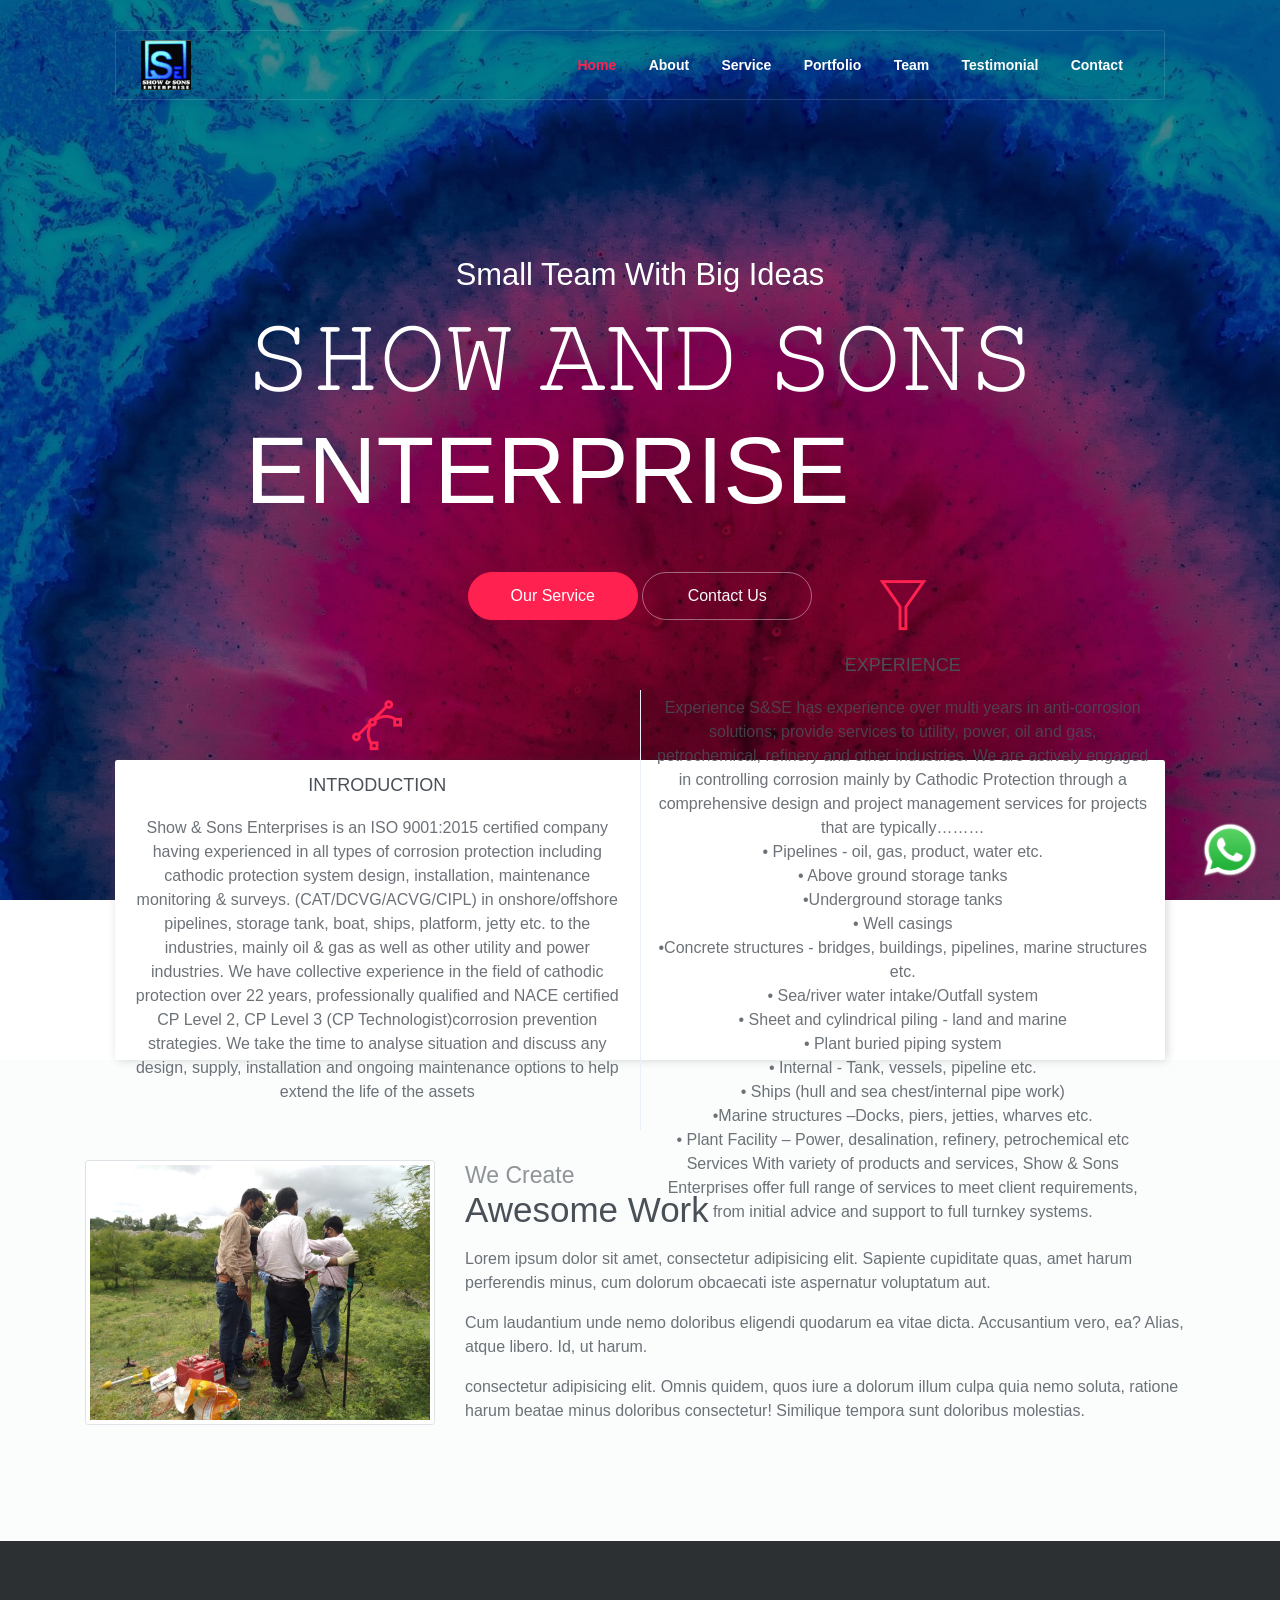
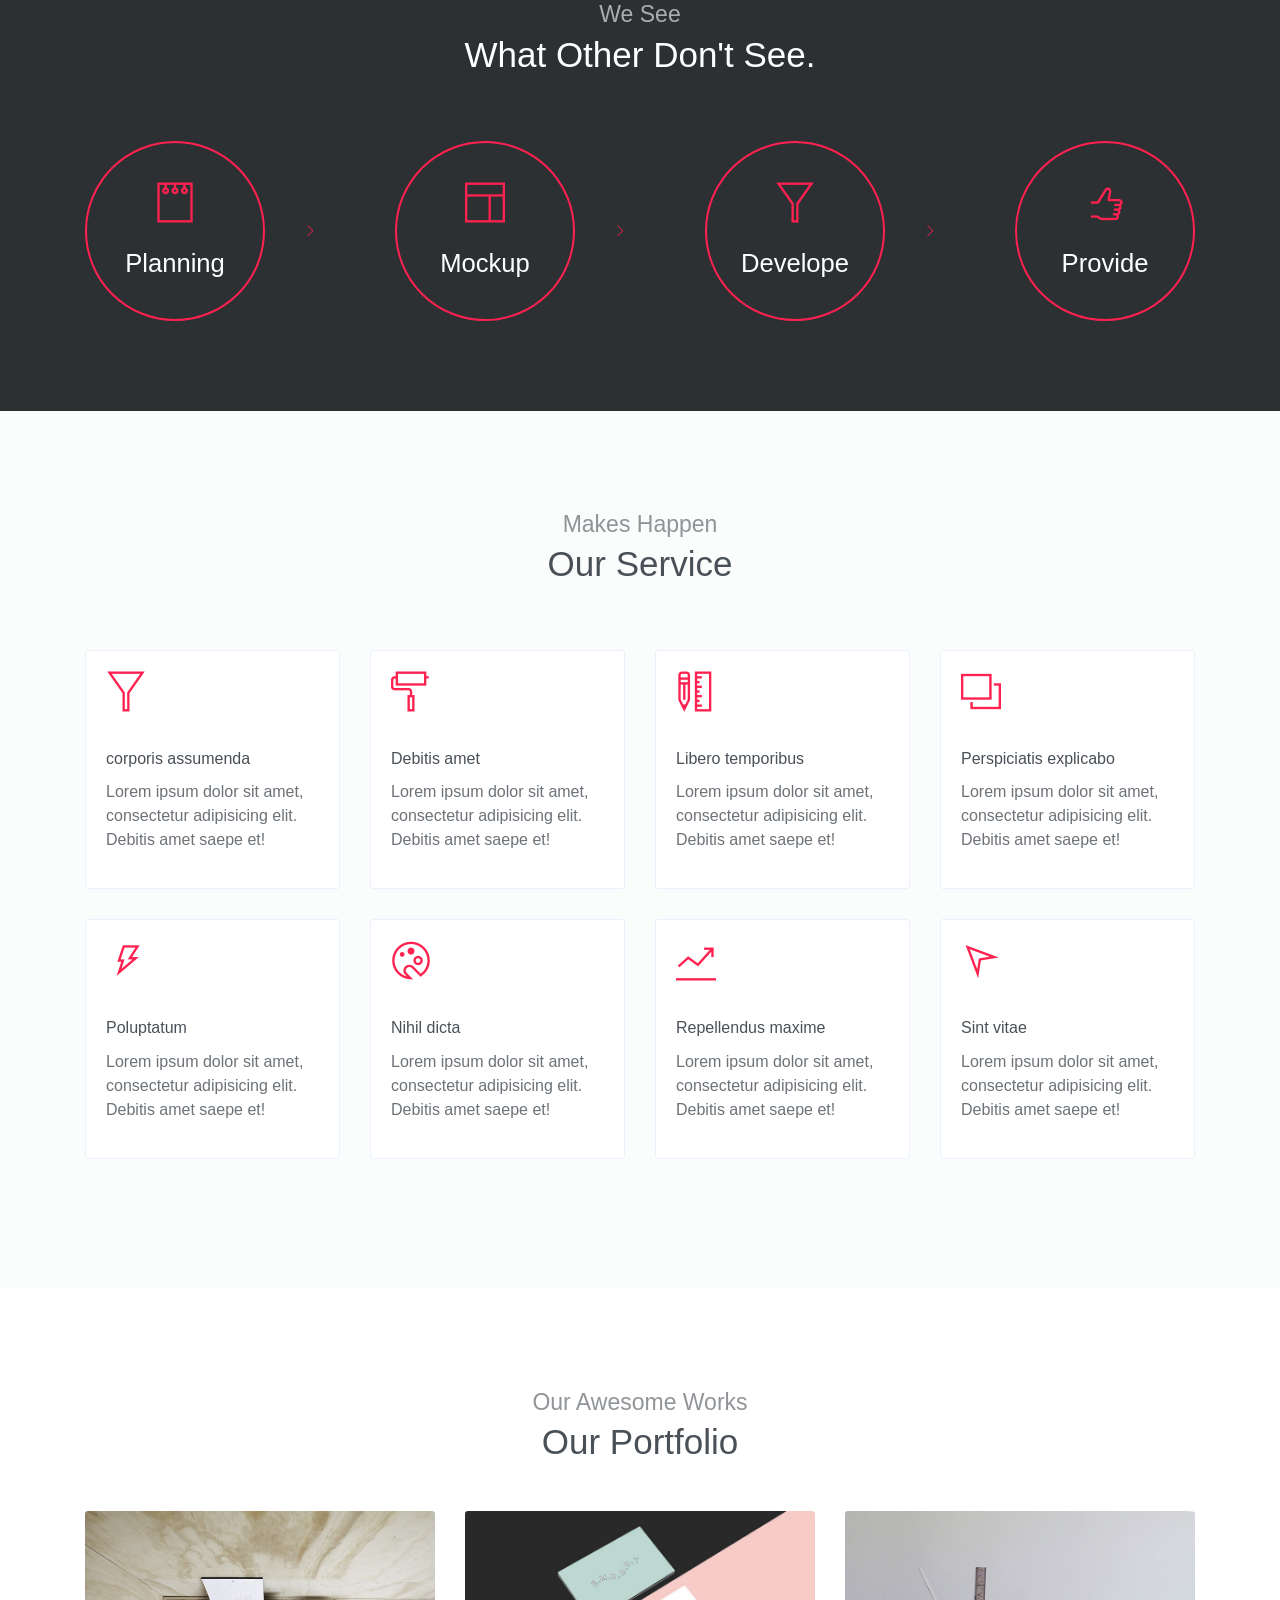
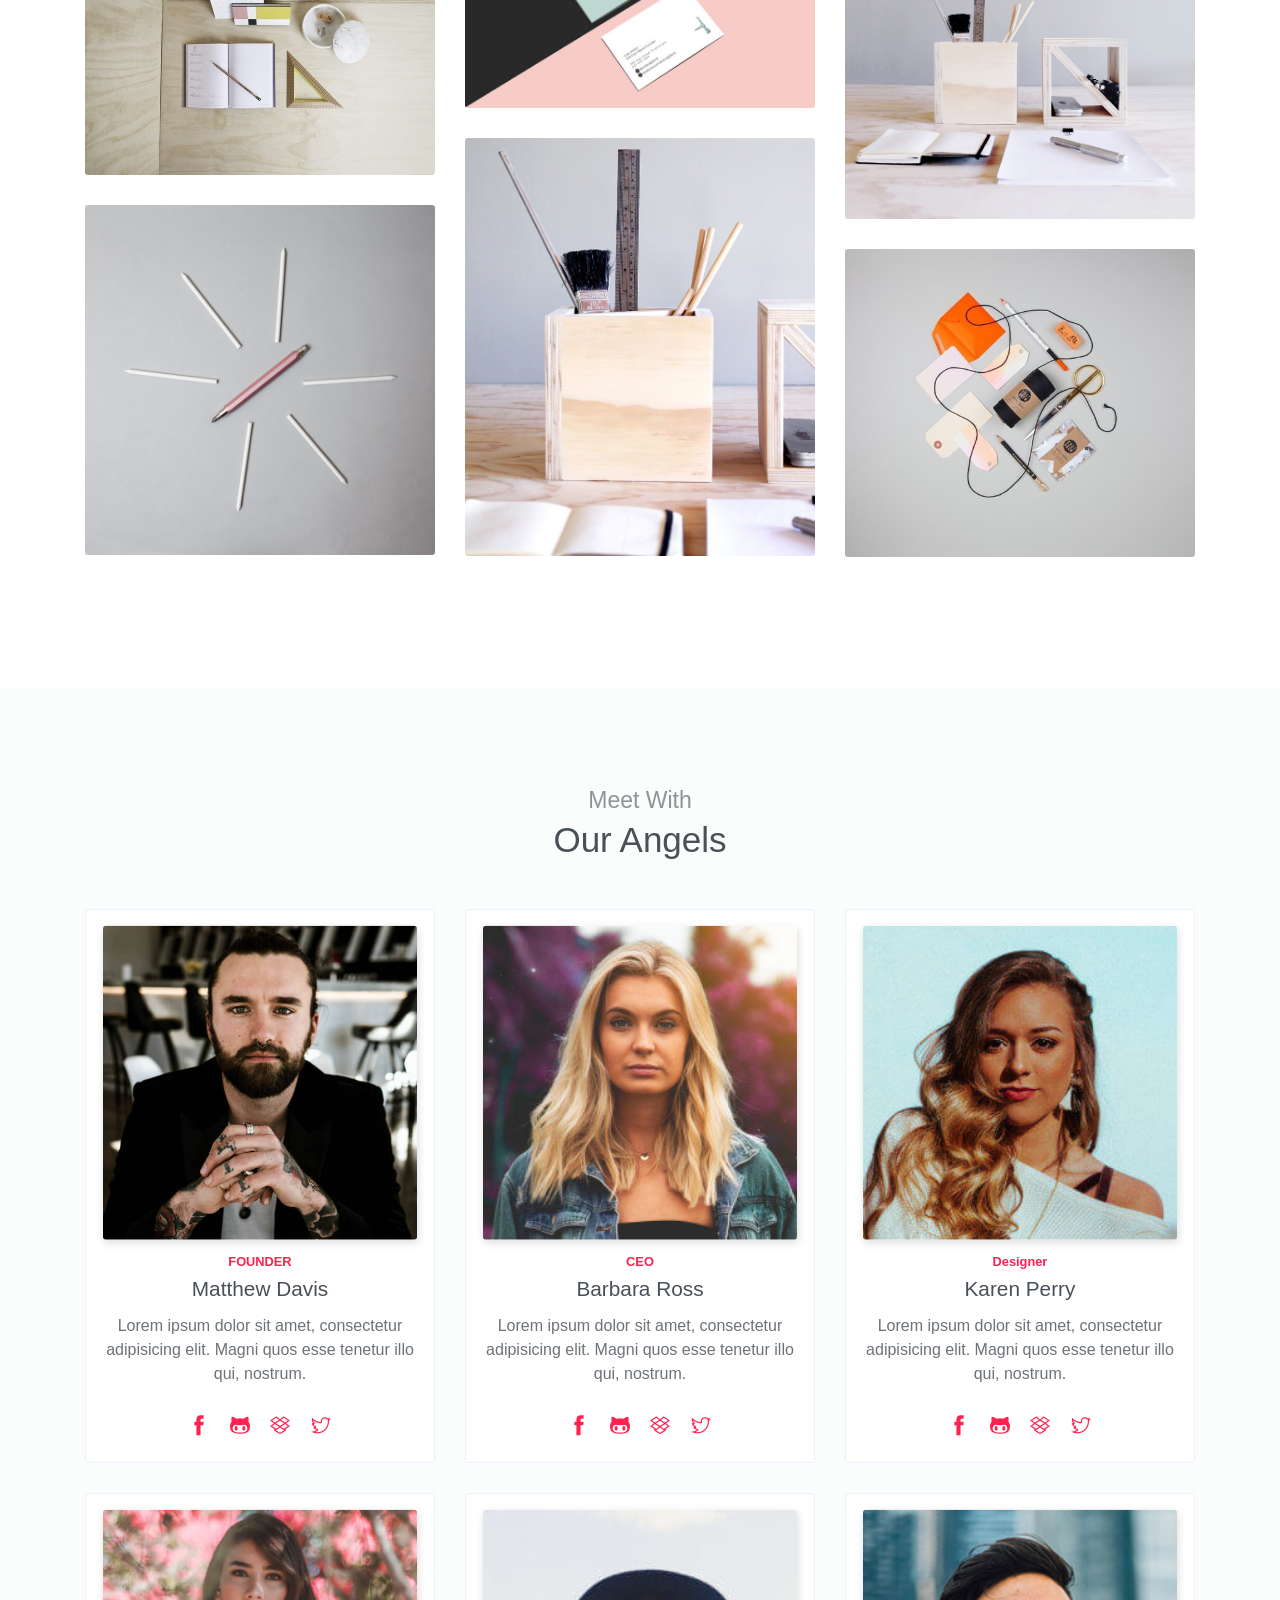
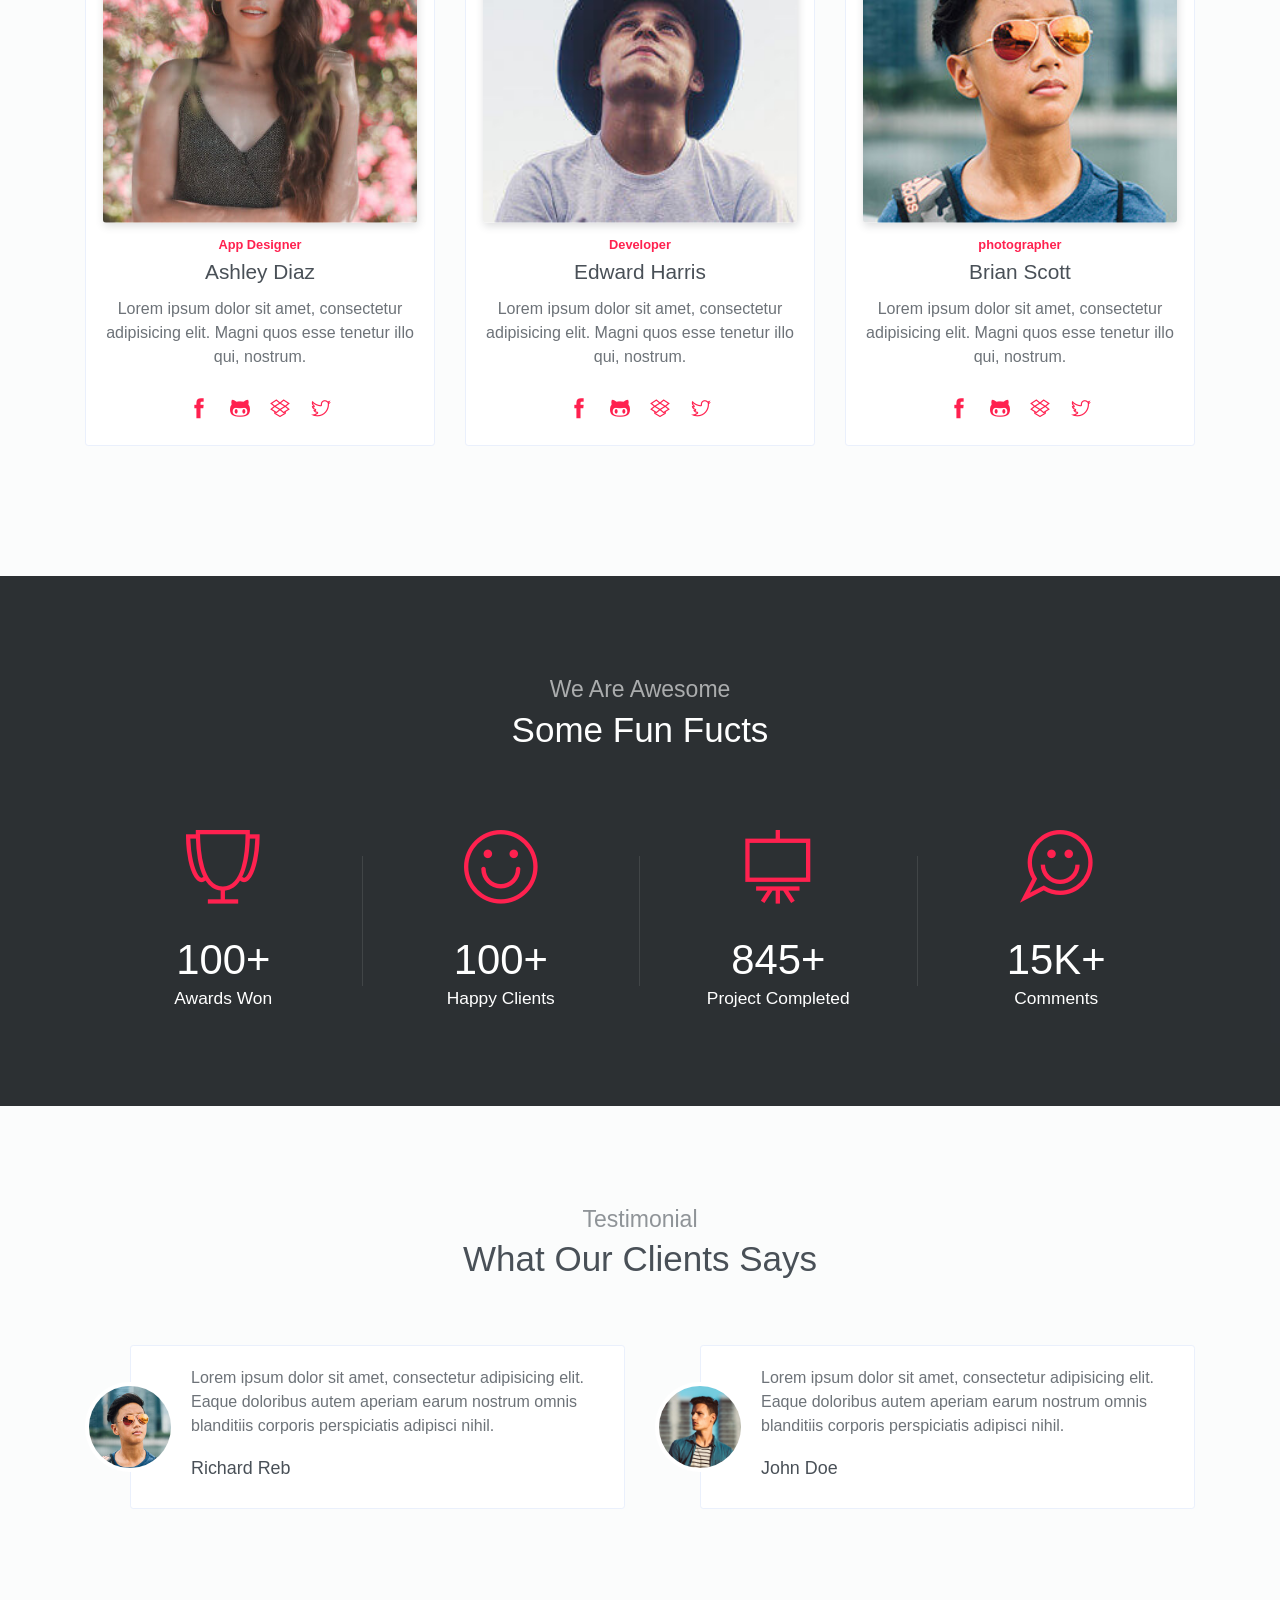
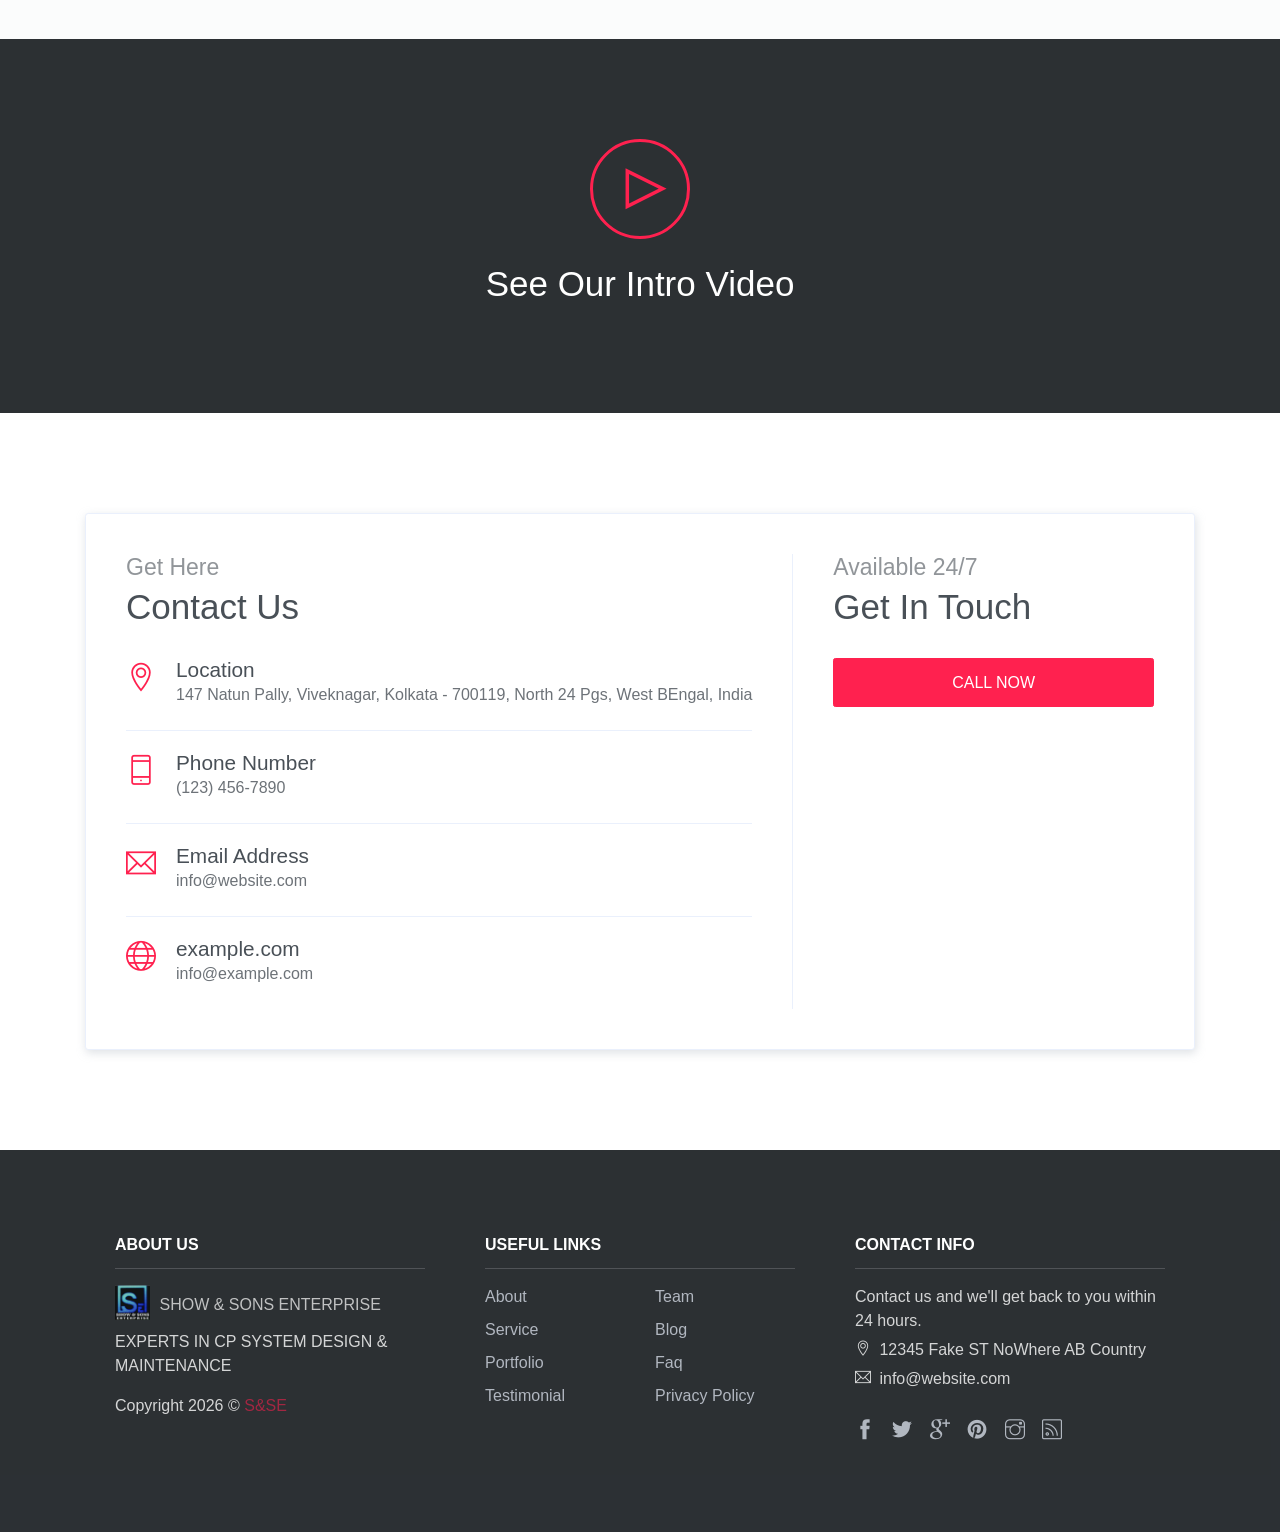
<file: index.html>
<!DOCTYPE html>
<html lang="en">
<head>
	<meta charset="utf-8">
    <meta name="viewport" content="width=device-width, initial-scale=1, shrink-to-fit=no">
    <meta name="description" content="Start your development with Creative Studio landing page.">
    <meta name="author" content="Devcrud">
    <title>SHOW & SONS ENTERPRISE</title>

    <!-- font icons -->
    <link rel="stylesheet" href="assets/vendors/themify-icons/css/themify-icons.css">

    <!-- Bootstrap + Creative Studio main styles -->
	<link rel="stylesheet" href="assets/css/creative-studio.css">

</head>
<body data-spy="scroll" data-target=".navbar" data-offset="40" id="home">
    <!-- whatsapp button-->
<a href="https://api.whatsapp.com/send?phone=8337028515" target="_blank" class="whatsapp-button">
    <img src="./assets/imgs/WhatsApp.jpg" alt="WhatsApp">
</a>

    <!-- Page Navigation -->
    <nav class="navbar custom-navbar navbar-expand-lg navbar-dark" data-spy="affix" data-offset-top="20">
        <div class="container">
            <a class="navbar-brand" href="#">
                <img src="assets/imgs/logo.png" alt="Download free bootstrap 4 landing page, free boootstrap 4 templates, Download free bootstrap 4.1 landing page, free boootstrap 4.1.1 templates, Creative studio Landing page">
            </a>
            <button class="navbar-toggler" type="button" data-toggle="collapse" data-target="#navbarSupportedContent" aria-controls="navbarSupportedContent" aria-expanded="false" aria-label="Toggle navigation">
                <span></span>
            </button>

            <div class="collapse navbar-collapse" id="navbarSupportedContent">
                <ul class="navbar-nav ml-auto">
                    <li class="nav-item">
                        <a class="nav-link" href="#home">Home</a>
                    </li>
                    <li class="nav-item">
                        <a class="nav-link" href="#about">About</a>
                    </li>
                    <li class="nav-item">
                        <a class="nav-link" href="#service">Service</a>
                    </li>
                    <li class="nav-item">
                        <a class="nav-link" href="#portfolio">Portfolio</a>
                    </li>
                    <li class="nav-item">
                        <a class="nav-link" href="#team">Team</a>
                    </li>
                    <li class="nav-item">
                        <a class="nav-link" href="#testimonial">Testimonial</a>
                    </li>
                    <!-- <li class="nav-item">
                        <a class="nav-link" href="#blog">Blog</a>
                    </li>
                    <li class="nav-item"> -->
                        <a class="nav-link" href="#contact">Contact</a>
                    </li>
                   <!---  <li class="nav-item">
                        <a class="nav-link btn btn-primary btn-sm ml-lg-3" href="components.html">Components</a>
                    </li> -->
                </ul>
            </div>
        </div>
    </nav>
    <!-- End Of Page Navigation -->

    <!-- Page Header -->
    <header class="header">
        <div class="overlay">
            <h6 class="subtitle">Small Team With Big Ideas</h6>
            <h1 class="title">𝚂𝙷𝙾𝚆 𝙰𝙽𝙳 𝚂𝙾𝙽𝚂</BR>ENTERPRISE</h1>
            <div class="buttons text-center">
                <a href="#service" class="btn btn-primary rounded w-lg btn-lg my-1">Our Service</a>
                <a href="#contact" class="btn btn-outline-light rounded w-lg btn-lg my-1">Contact Us</a>
            </div>              
        </div>      
    </header>
    <!-- End Of Page Header -->

    <!-- Box -->
    <div class="box text-center">
        <div class="box-item">
            <i class="ti-vector"></i>
            <h6 class="box-title">INTRODUCTION</h6>
            <p>
                Show & Sons Enterprises is an ISO 9001:2015
certified company having experienced in all types of corrosion protection
including cathodic protection system design, installation, maintenance
monitoring & surveys. (CAT/DCVG/ACVG/CIPL) in onshore/offshore
pipelines, storage tank, boat, ships, platform, jetty etc. to the industries, mainly
oil & gas as well as other utility and power industries. We have collective
experience in the field of cathodic protection over 22 years, professionally
qualified and NACE certified CP Level 2, CP Level 3 (CP
Technologist)corrosion prevention strategies. We take the time to analyse
situation and discuss any design, supply, installation and ongoing maintenance
options to help extend the life of the assets 
            
            </p>
        </div>
        <div class="box-item">
            <i class="ti-filter"></i>
            <h6 class="box-title">EXPERIENCE</h6>
            <p>Experience
                S&SE has experience over multi years in anti-corrosion solutions; provide
                services to utility, power, oil and gas, petrochemical, refinery and other
                industries. We are actively engaged in controlling corrosion mainly by Cathodic
                Protection through a comprehensive design and project management services
                for projects that are typically……… </BR>
                • Pipelines - oil, gas, product, water etc.</BR>
                • Above ground storage tanks</BR>
                •Underground storage tanks</BR>
                • Well casings</BR>
                •Concrete structures - bridges, buildings, pipelines, marine structures etc.</BR>
                • Sea/river water intake/Outfall system</BR>
                • Sheet and cylindrical piling - land and marine</BR>
                • Plant buried piping system</BR>
                • Internal - Tank, vessels, pipeline etc.</BR>
                • Ships (hull and sea chest/internal pipe work)</BR>
                •Marine structures –Docks, piers, jetties, wharves etc.</BR>
                • Plant Facility – Power, desalination, refinery, petrochemical etc Services
                With variety of products and services, Show & Sons Enterprises offer full
                range of services to meet client requirements, from initial advice and
                support to full turnkey systems.</p>
        </div>
        <!-- <div class="box-item">
            <i class="ti-mobile"></i>
            <h6 class="box-title">App Design</h6>
            <p>Lorem ipsum dolor sit amet, consectetur adipisicing elit. Omnis excepturi, repellat esse laborum explicabo quia.</p>
        </div> -->
    </div>
    <!-- End of Box -->

    <!-- About Section -->
    <section id="about">
        <div class="container">
            <div class="row align-items-center">
                <div class="col-md-5 col-lg-4">
                    <img src="assets/imgs/about.jpeg" alt="Download free bootstrap 4 landing page, free boootstrap 4 templates, Download free bootstrap 4.1 landing page, free boootstrap 4.1.1 templates, Creative studio Landing page" class="w-100 img-thumbnail mb-3">
                </div>
                <div class="col-md-7 col-lg-8">
                    <h6 class="section-subtitle mb-0">We Create</h6>
                    <h6 class="section-title mb-3">Awesome Work</h6>
                    <p>Lorem ipsum dolor sit amet, consectetur adipisicing elit. Sapiente cupiditate quas, amet harum perferendis minus, cum dolorum obcaecati iste aspernatur voluptatum aut.</p>
                    <p>Cum laudantium unde nemo doloribus eligendi quodarum ea vitae dicta. Accusantium vero, ea? Alias, atque libero. Id, ut harum. </p>
                    <p>consectetur adipisicing elit. Omnis quidem, quos iure a dolorum illum culpa quia nemo soluta, ratione harum beatae minus doloribus consectetur! Similique tempora sunt doloribus molestias.</p>
                </div>
            </div>
        </div>
    </section>
    <!-- End of About Section -->

    <!-- About Section with bg -->
    <section class="has-bg-img py-md">
        <div class="container text-center">
            <h6 class="section-subtitle">We See</h6>
            <h6 class="section-title mb-6">What Other Don't See.</h6>
            <div class="widget mb-4">
                <div class="widget-item">
                    <i class="ti-notepad"></i>
                    <h4>Planning</h4>
                </div>
                <div class="widget-item">
                    <i class="ti-layout"></i>
                    <h4>Mockup</h4>
                </div>
                <div class="widget-item">
                    <i class="ti-filter"></i>
                    <h4>Develope</h4>
                </div>
                <div class="widget-item">
                    <i class="ti-thumb-up"></i>
                    <h4>Provide</h4>
                </div>
            </div>
        </div>
    </section>
    <!-- End Of About Sectoin -->

    <!-- Service Section -->
    <section id="service">
        <div class="container">
            <h6 class="section-subtitle text-center">Makes Happen</h6>
            <h5 class="section-title text-center mb-6">Our Service</h5> 
            <div class="row">
                <div class="col-sm-4 col-md-3">
                    <div class="card mb-4">
                        <div class="card-body">
                            <h2 class="mb-4"><i class="ti-filter text-primary"></i></h2>
                            <h6 class="card-title">corporis assumenda</h6>
                            <p>Lorem ipsum dolor sit amet, consectetur adipisicing elit. Debitis amet saepe et!</p>
                        </div>
                    </div>
                </div>
                <div class="col-sm-4 col-md-3">
                    <div class="card mb-4">
                        <div class="card-body">
                            <h2 class="mb-4"><i class="ti-paint-roller text-primary"></i></h2>
                            <h6 class="card-title">Debitis amet</h6>
                            <p>Lorem ipsum dolor sit amet, consectetur adipisicing elit. Debitis amet saepe et!</p>
                        </div>
                    </div>
                </div>
                <div class="col-sm-4 col-md-3">
                    <div class="card mb-4">
                        <div class="card-body">
                            <h2 class="mb-4"><i class="ti-ruler-pencil text-primary"></i></h2>
                            <h6 class="card-title">Libero temporibus</h6>
                            <p>Lorem ipsum dolor sit amet, consectetur adipisicing elit. Debitis amet saepe et!</p>
                        </div>
                    </div>
                </div>
                <div class="col-sm-4 col-md-3">
                    <div class="card mb-4">
                        <div class="card-body">
                            <h2 class="mb-4"><i class="ti-layers text-primary"></i></h2>
                            <h6 class="card-title">Perspiciatis explicabo</h6>
                            <p>Lorem ipsum dolor sit amet, consectetur adipisicing elit. Debitis amet saepe et!</p>
                        </div>
                    </div>
                </div>
                <div class="col-sm-4 col-md-3">
                    <div class="card mb-4">
                        <div class="card-body">
                            <h2 class="mb-4"><i class="ti-bolt text-primary"></i></h2>
                            <h6 class="card-title">Poluptatum</h6>
                            <p>Lorem ipsum dolor sit amet, consectetur adipisicing elit. Debitis amet saepe et!</p>
                        </div>
                    </div>
                </div>
                <div class="col-sm-4 col-md-3">
                    <div class="card mb-4">
                        <div class="card-body">
                            <h2 class="mb-4"><i class="ti-palette text-primary"></i></h2>
                            <h6 class="card-title">Nihil dicta</h6>
                            <p>Lorem ipsum dolor sit amet, consectetur adipisicing elit. Debitis amet saepe et!</p>
                        </div>
                    </div>
                </div>
                <div class="col-sm-4 col-md-3">
                    <div class="card mb-4">
                        <div class="card-body">
                            <h2 class="mb-4"><i class="ti-stats-up text-primary"></i></h2>
                            <h6 class="card-title">Repellendus maxime</h6>
                            <p>Lorem ipsum dolor sit amet, consectetur adipisicing elit. Debitis amet saepe et!</p>
                        </div>
                    </div>
                </div>
                <div class="col-sm-4 col-md-3">
                    <div class="card mb-4">
                        <div class="card-body">
                            <h2 class="mb-4"><i class="ti-location-arrow text-primary"></i></h2>
                            <h6 class="card-title">Sint vitae</h6>
                            <p>Lorem ipsum dolor sit amet, consectetur adipisicing elit. Debitis amet saepe et!</p>
                        </div>
                    </div>
                </div>

            </div>  
        </div>
    </section>
    <!-- End of Service Section -->

    <!-- Portfolio section -->
    <section id="portfolio">
        <div class="container text-center">
            <h6 class="section-subtitle">Our Awesome Works</h6>
            <h6 class="section-title mb-5">Our Portfolio</h6>
            <div class="row">
                <div class="col-sm-4">
                    <div class="img-wrapper">
                        <img src="assets/imgs/folio-1.jpg" alt="Download free bootstrap 4 landing page, free boootstrap 4 templates, Download free bootstrap 4.1 landing page, free boootstrap 4.1.1 templates, Creative studio Landing page">
                        <div class="overlay">
                            <div class="overlay-infos">
                                <h5>Project Title</h5>
                                <a href="javascript:void(0)"><i class="ti-zoom-in"></i></a>
                                <a href="javascript:void(0)"><i class="ti-link"></i></a>
                            </div>  
                        </div>
                    </div>
                    <div class="img-wrapper">
                        <img src="assets/imgs/folio-2.jpg" alt="Download free bootstrap 4 landing page, free boootstrap 4 templates, Download free bootstrap 4.1 landing page, free boootstrap 4.1.1 templates, Creative studio Landing page">
                        <div class="overlay">
                            <div class="overlay-infos">
                                <h5>Project Title</h5>
                                <a href="javascript:void(0)"><i class="ti-zoom-in"></i></a>
                                <a href="javascript:void(0)"><i class="ti-link"></i></a>
                            </div>                              
                        </div>
                    </div>                  
                </div>
                <div class="col-sm-4">
                    <div class="img-wrapper">
                        <img src="assets/imgs/folio-3.jpg" alt="Download free bootstrap 4 landing page, free boootstrap 4 templates, Download free bootstrap 4.1 landing page, free boootstrap 4.1.1 templates, Creative studio Landing page">
                        <div class="overlay">
                            <div class="overlay-infos">
                                <h5>Project Title</h5>
                                <a href="javascript:void(0)"><i class="ti-zoom-in"></i></a>
                                <a href="javascript:void(0)"><i class="ti-link"></i></a>
                            </div>  
                        </div>
                    </div>
                    <div class="img-wrapper">
                        <img src="assets/imgs/folio-4.jpg" alt="Download free bootstrap 4 landing page, free boootstrap 4 templates, Download free bootstrap 4.1 landing page, free boootstrap 4.1.1 templates, Creative studio Landing page">
                        <div class="overlay">
                            <div class="overlay-infos">
                                <h5>Project Title</h5>
                                <a href="javascript:void(0)"><i class="ti-zoom-in"></i></a>
                                <a href="javascript:void(0)"><i class="ti-link"></i></a>
                            </div>                              
                        </div>
                    </div>                  
                </div>
                <div class="col-sm-4">
                    <div class="img-wrapper">
                        <img src="assets/imgs/folio-5.jpg" alt="Download free bootstrap 4 landing page, free boootstrap 4 templates, Download free bootstrap 4.1 landing page, free boootstrap 4.1.1 templates, Creative studio Landing page">
                        <div class="overlay">
                            <div class="overlay-infos">
                                <h5>Project Title</h5>
                                <a href="javascript:void(0)"><i class="ti-zoom-in"></i></a>
                                <a href="javascript:void(0)"><i class="ti-link"></i></a>
                            </div>  
                        </div>
                    </div>
                    <div class="img-wrapper">
                        <img src="assets/imgs/folio-6.jpg" alt="Download free bootstrap 4 landing page, free boootstrap 4 templates, Download free bootstrap 4.1 landing page, free boootstrap 4.1.1 templates, Creative studio Landing page">
                        <div class="overlay">
                            <div class="overlay-infos">
                                <h5>Project Title</h5>
                                <a href="javascript:void(0)"><i class="ti-zoom-in"></i></a>
                                <a href="javascript:void(0)"><i class="ti-link"></i></a>
                            </div>                              
                        </div>
                    </div>                  
                </div>
            </div>
        </div>
    </section>
    <!-- End of portfolio section -->

    <!-- Team Section -->
    <section id="team">
        <div class="container">
            <h6 class="section-subtitle text-center">Meet With</h6>
            <h6 class="section-title mb-5 text-center">Our Angels</h6>
            <div class="row">
                <div class="col-sm-6 col-md-4">
                    <div class="card text-center mb-4">
                        <img class="card-img-top inset" src="assets/imgs/avatar.jpg">
                        <div class="card-body">
                            <h6 class="small text-primary font-weight-bold">FOUNDER</h6>
                            <h5 class="card-title">Matthew Davis</h5>
                            <p>Lorem ipsum dolor sit amet, consectetur adipisicing elit. Magni quos esse tenetur illo qui, nostrum.</p>
                            <div class="socials">
                                <a href="javascript:void(0)"><i class="ti-facebook"></i> </a>
                                <a href="javascript:void(0)"><i class="ti-github"></i></a>
                                <a href="javascript:void(0)"><i class="ti-dropbox"></i></a>
                                <a href="javascript:void(0)"><i class="ti-twitter"></i></a>
                            </div>
                        </div>
                    </div>
                </div>
                <div class="col-sm-6 col-md-4">
                    <div class="card text-center mb-4">
                        <img class="card-img-top inset" src="assets/imgs/avatar-1.jpg">
                        <div class="card-body">
                            <h6 class="small text-primary font-weight-bold">CEO</h6>
                            <h5 class="card-title">Barbara Ross</h5>
                            <p>Lorem ipsum dolor sit amet, consectetur adipisicing elit. Magni quos esse tenetur illo qui, nostrum.</p>
                            <div class="socials">
                                <a href="javascript:void(0)"><i class="ti-facebook"></i> </a>
                                <a href="javascript:void(0)"><i class="ti-github"></i></a>
                                <a href="javascript:void(0)"><i class="ti-dropbox"></i></a>
                                <a href="javascript:void(0)"><i class="ti-twitter"></i></a>
                            </div>
                        </div>
                    </div>
                </div>
                <div class="col-sm-6 col-md-4">
                    <div class="card text-center mb-4">
                        <img class="card-img-top inset" src="assets/imgs/avatar-2.jpg">
                        <div class="card-body">
                            <h6 class="small text-primary font-weight-bold">Designer</h6>
                            <h5 class="card-title">Karen Perry</h5>
                            <p>Lorem ipsum dolor sit amet, consectetur adipisicing elit. Magni quos esse tenetur illo qui, nostrum.</p>
                            <div class="socials">
                                <a href="javascript:void(0)"><i class="ti-facebook"></i> </a>
                                <a href="javascript:void(0)"><i class="ti-github"></i></a>
                                <a href="javascript:void(0)"><i class="ti-dropbox"></i></a>
                                <a href="javascript:void(0)"><i class="ti-twitter"></i></a>
                            </div>
                        </div>
                    </div>
                </div>
                <div class="col-sm-6 col-md-4">
                    <div class="card text-center mb-4">
                        <img class="card-img-top inset" src="assets/imgs/avatar-3.jpg">
                        <div class="card-body">
                            <h6 class="small text-primary font-weight-bold">App Designer</h6>
                            <h5 class="card-title">Ashley Diaz</h5>
                            <p>Lorem ipsum dolor sit amet, consectetur adipisicing elit. Magni quos esse tenetur illo qui, nostrum.</p>
                            <div class="socials">
                                <a href="javascript:void(0)"><i class="ti-facebook"></i> </a>
                                <a href="javascript:void(0)"><i class="ti-github"></i></a>
                                <a href="javascript:void(0)"><i class="ti-dropbox"></i></a>
                                <a href="javascript:void(0)"><i class="ti-twitter"></i></a>
                            </div>
                        </div>
                    </div>
                </div>
                <div class="col-sm-6 col-md-4">
                    <div class="card text-center mb-4">
                        <img class="card-img-top inset" src="assets/imgs/avatar-4.jpg">
                        <div class="card-body">
                            <h6 class="small text-primary font-weight-bold">Developer</h6>
                            <h5 class="card-title">Edward Harris</h5>
                            <p>Lorem ipsum dolor sit amet, consectetur adipisicing elit. Magni quos esse tenetur illo qui, nostrum.</p>
                            <div class="socials">
                                <a href="javascript:void(0)"><i class="ti-facebook"></i> </a>
                                <a href="javascript:void(0)"><i class="ti-github"></i></a>
                                <a href="javascript:void(0)"><i class="ti-dropbox"></i></a>
                                <a href="javascript:void(0)"><i class="ti-twitter"></i></a>
                            </div>
                        </div>
                    </div>
                </div>
                <div class="col-sm-6 col-md-4">
                    <div class="card text-center mb-4">
                        <img class="card-img-top inset" src="assets/imgs/avatar-5.jpg">
                        <div class="card-body">
                            <h6 class="small text-primary font-weight-bold">photographer</h6>
                            <h5 class="card-title">Brian Scott</h5>
                            <p>Lorem ipsum dolor sit amet, consectetur adipisicing elit. Magni quos esse tenetur illo qui, nostrum.</p>
                            <div class="socials">
                                <a href="javascript:void(0)"><i class="ti-facebook"></i> </a>
                                <a href="javascript:void(0)"><i class="ti-github"></i></a>
                                <a href="javascript:void(0)"><i class="ti-dropbox"></i></a>
                                <a href="javascript:void(0)"><i class="ti-twitter"></i></a>
                            </div>
                        </div>
                    </div>
                </div>

            </div>
        </div>
    </section>
    <!-- End of Team Sectoin -->

    <!-- Fatcs Section -->
    <section class="has-bg-img bg-img-2">
        <div class="container text-center">
            <h6 class="section-subtitle">We Are Awesome</h6>
            <h6 class="section-title mb-6">Some Fun Fucts</h6>
                <div class="widget-2">
                    <div class="widget-item">
                        <i class="ti-cup"></i>
                        <h6 class="title">100+</h6>
                        <div class="subtitle">Awards Won</div>
                    </div>
                    <div class="widget-item">
                        <i class="ti-face-smile"></i>
                        <h6 class="title">100+</h6>
                        <div class="subtitle">Happy Clients</div>
                    </div>
                    <div class="widget-item">
                        <i class="ti-blackboard"></i>
                        <h6 class="title">845+</h6>
                        <div class="subtitle">Project Completed</div>
                    </div>
                    <div class="widget-item">
                        <i class="ti-comments-smiley"></i>
                        <h6 class="title">15K+</h6>
                        <div class="subtitle">Comments</div>
                    </div>
                </div>
        </div>
    </section>

    <!-- Testimonial Section -->
    <section id="testimonial">
        <div class="container">
            <h6 class="section-subtitle text-center">Testimonial</h6>
            <h6 class="section-title text-center mb-6">What Our Clients Says</h6>
            <div class="row">
                <div class="col-md-6">
                    <div class="testimonial-wrapper">
                        <div class="img-holder">
                            <img src="assets/imgs/avatar-5.jpg" alt="Download free bootstrap 4 landing page, free boootstrap 4 templates, Download free bootstrap 4.1 landing page, free boootstrap 4.1.1 templates, Creative studio Landing page">                     
                        </div>
                        <div class="body">
                            <p class="subtitle">Lorem ipsum dolor sit amet, consectetur adipisicing elit. Eaque doloribus autem aperiam earum nostrum omnis blanditiis corporis perspiciatis adipisci nihil.</p>
                            <h6 class="title">Richard Reb</h6>
                        </div>
                    </div>
                </div>
                <div class="col-md-6">
                    <div class="testimonial-wrapper">
                        <div class="img-holder">
                            <img src="assets/imgs/avatar-6.jpg" alt="Download free bootstrap 4 landing page, free boootstrap 4 templates, Download free bootstrap 4.1 landing page, free boootstrap 4.1.1 templates, Creative studio Landing page">                     
                        </div>
                        <div class="body">
                            <p class="subtitle">Lorem ipsum dolor sit amet, consectetur adipisicing elit. Eaque doloribus autem aperiam earum nostrum omnis blanditiis corporis perspiciatis adipisci nihil.</p>
                            <h6 class="title">John Doe</h6>
                        </div>
                    </div>
                </div>
            </div>
        </div>
    </section>
    <!-- End of Testimonial Section -->

    <!-- Video Section -->
    <section class="has-bg-img py-lg">
        <div class="container text-center">

            <!-- Button trigger modal -->
            <button type="button" class="btn btn-outline-primary play-control" data-toggle="modal" data-target="#exampleModalCenter">
              <i class="ti-control-play" ></i>
            </button>
            <h6 class="section-title mt-4">See Our Intro Video</h6>

        </div>
    </section>
    <!-- End of Video Section -->

    <!-- Modal -->
    <div class="modal fade" id="exampleModalCenter" tabindex="-1" role="dialog" aria-labelledby="exampleModalCenterTitle" aria-hidden="true">
        <div class="modal-dialog modal-lg modal-dialog-centered" role="document">
            <div class="modal-content">
                <iframe width="100%" height="475" src="https://www.youtube.com/embed/TP4THzsAa3M" frameborder="0" allowfullscreen></iframe>
            </div>
        </div>
    </div>
    <!-- end of modal -->

    <!-- Blog Section -->
    <!-- <section id="blog">
        <div class="container">
            <h6 class="section-subtitle text-center">News Feeds</h6>
            <h6 class="section-title mb-6 text-center">Our Blog</h6>

            <div class="row">
                <div class="col-md-4">
                    <div class="card blog-post my-4 my-sm-5 my-md-0">
                        <img src="assets/imgs/blog-1.jpg" alt="Download free bootstrap 4 landing page, free boootstrap 4 templates, Download free bootstrap 4.1 landing page, free boootstrap 4.1.1 templates, Creative studio Landing page">
                        <div class="card-body">
                            <div class="details mb-3">
                                <a href="javascript:void(0)"><i class="ti-comments"></i> 123</a>
                                <a href="javascript:void(0)"><i class="ti-eye"></i> 123</a>
                            </div>
                            <h5 class="card-title">Possimus aliquam veniam</h5>
                            <p>Lorem ipsum dolor sit amet, consectetur adipisicing elit. Repudiandae laudantium dolor nisi obcaecati, non laboriosam asperiores doloremque tempora repellendus iure!</p>
                            <a href="javascript:void(0)" class="d-block mt-3">Read More...</a>
                        </div>
                    </div>
                </div>
                <div class="col-md-4">
                    <div class="card blog-post my-4 my-sm-5 my-md-0">
                        <img src="assets/imgs/blog-2.jpg" alt="Download free bootstrap 4 landing page, free boootstrap 4 templates, Download free bootstrap 4.1 landing page, free boootstrap 4.1.1 templates, Creative studio Landing page">
                        <div class="card-body">
                            <div class="details mb-3">
                                <a href="javascript:void(0)"><i class="ti-comments"></i> 434</a>
                                <a href="javascript:void(0)"><i class="ti-eye"></i> 987</a>
                            </div>
                            <h5 class="card-title">Repudiandae laudantium</h5>
                            <p>Lorem ipsum dolor sit amet, consectetur adipisicing elit. Repudiandae laudantium dolor nisi obcaecati, non laboriosam asperiores doloremque tempora repellendus iure!</p>
                            <a href="javascript:void(0)" class="d-block mt-3">Read More...</a>
                        </div>
                    </div>
                </div>
                <div class="col-md-4">
                    <div class="card blog-post my-4 my-sm-5 my-md-0">
                        <img src="assets/imgs/blog-3.jpg" alt="Download free bootstrap 4 landing page, free boootstrap 4 templates, Download free bootstrap 4.1 landing page, free boootstrap 4.1.1 templates, Creative studio Landing page">
                        <div class="card-body">
                            <div class="details mb-3">
                                <a href="javascript:void(0)"><i class="ti-comments"></i> 164</a>
                                <a href="javascript:void(0)"><i class="ti-eye"></i> 425</a>
                            </div>
                            <h5 class="card-title">Laboriosam asperiores</h5>
                            <p>Lorem ipsum dolor sit amet, consectetur adipisicing elit. Repudiandae laudantium dolor nisi obcaecati, non laboriosam asperiores doloremque tempora repellendus iure!</p>
                            <a href="javascript:void(0)" class="d-block mt-3">Read More...</a>
                        </div>
                    </div>
                </div>
            </div>
        </div>
    </section> -->
    <!-- End of Blog Section -->

    <!-- Contact Section -->
    <section id="contact">
        <div class="container">
            <div class="contact-card">
                <div class="infos">
                    <h6 class="section-subtitle">Get Here</h6>
                    <h6 class="section-title mb-4">Contact Us</h6>

                    <div class="item">
                        <i class="ti-location-pin"></i>
                        <div class="">
                            <h5>Location</h5>
                            <p> 147 Natun Pally, Viveknagar, Kolkata - 700119, North 24 Pgs, West BEngal, India</p>
                        </div>                          
                    </div>
                    <div class="item">
                        <i class="ti-mobile"></i>
                        <div>
                            <h5>Phone Number</h5>
                            <p>(123) 456-7890</p>
                        </div>                          
                    </div>
                    <div class="item">
                        <i class="ti-email"></i>
                        <div class="mb-0">
                            <h5>Email Address</h5>
                            <p>info@website.com</p>
                        </div>
                    </div>
                    <div class="item">
                        <i class="ti-world"></i>
                        <div class="mb-0">
                            <h5>example.com</h5>
                            <p>info@example.com</p>
                        </div>
                    </div>
                </div>
                <div class="form">
                    <h6 class="section-subtitle">Available 24/7</h6>
                    <h6 class="section-title mb-4">Get In Touch</h6>
                    <form>
                       <!-- <div class="form-group">
                            <input type="email" class="form-control form-control-lg" id="exampleInputEmail1" aria-describedby="emailHelp" placeholder="Enter email" required>
                        </div>
                        <div class="form-group">
                            <input type="password" class="form-control form-control-lg" id="exampleInputPassword1" placeholder="Password" required>
                        </div>
                        <div class="form-group">
                            <textarea name="contact-message" id="" cols="30" rows="7" class="form-control form-control-lg" placeholder="Message"></textarea>
                        </div> -->
                        <button type="submit" class="btn btn-primary btn-block btn-lg mt-3">CALL NOW</button>
                    </form>
                </div>
            </div>
        </div>
    </section>
    <!-- Contact Section -->

    <section class="has-bg-img py-0">
        <div class="container">
            <div class="footer">
                <div class="footer-lists">
                    <ul class="list">
                        <li class="list-head">
                            <h6 class="font-weight-bold">ABOUT US</h6>
                        </li>
                        <li class="list-body">
                            <a href="#" class="logo">
                                <img src="assets/imgs/logo.png" alt="Download free bootstrap 4 landing page, free boootstrap 4 templates, Download free bootstrap 4.1 landing page, free boootstrap 4.1.1 templates, Creative studio Landing page">
                                <h6>SHOW & SONS ENTERPRISE</h6>
                            </a>
                            <p>EXPERTS IN CP SYSTEM DESIGN & MAINTENANCE</p> 
                            <p class="mt-3">
                                Copyright <script>document.write(new Date().getFullYear())</script> &copy; <a class="d-inline text-primary" href="blank">S&SE</a>
                            </p>                   
                        </li>
                    </ul>
                    <ul class="list">
                        <li class="list-head">
                            <h6 class="font-weight-bold">USEFUL LINKS</h6>
                        </li>
                        <li class="list-body">
                            <div class="row">
                                <div class="col">
                                    <a href="#about">About</a>
                                    <a href="#service">Service</a>
                                    <a href="#portfolio">Portfolio</a>
                                    <a href="#testmonail">Testimonial</a>
                                </div>
                                <div class="col">
                                    <a href="#team">Team</a>
                                    <a href="#blog">Blog</a>
                                    <a href="#">Faq</a>
                                    <a href="#">Privacy Policy</a>                  
                                </div>
                            </div>
                        </li>
                    </ul>
                    <ul class="list">
                        <li class="list-head">
                            <h6 class="font-weight-bold">CONTACT INFO</h6>
                        </li>
                        <li class="list-body">
                            <p>Contact us and we'll get back to you within 24 hours.</p>
                            <p><i class="ti-location-pin"></i> 12345 Fake ST NoWhere AB Country</p>
                            <p><i class="ti-email"></i>  info@website.com</p>
                            <div class="social-links">
                                <a href="javascript:void(0)" class="link"><i class="ti-facebook"></i></a>
                                <a href="javascript:void(0)" class="link"><i class="ti-twitter-alt"></i></a>
                                <a href="javascript:void(0)" class="link"><i class="ti-google"></i></a>
                                <a href="javascript:void(0)" class="link"><i class="ti-pinterest-alt"></i></a>
                                <a href="javascript:void(0)" class="link"><i class="ti-instagram"></i></a>
                                <a href="javascript:void(0)" class="link"><i class="ti-rss"></i></a>
                            </div>
                        </li>
                    </ul>
                </div>
            </div>    
        </div>
    </section>

    <!-- core  -->
    <script src="assets/vendors/jquery/jquery-3.4.1.js"></script>
    <script src="assets/vendors/bootstrap/bootstrap.bundle.js"></script>

    <!-- bootstrap affix -->
    <script src="assets/vendors/bootstrap/bootstrap.affix.js"></script>

    <!-- Creative Studio js -->
    <script src="assets/js/creative-studio.js"></script>

</body>
</html>
</file>
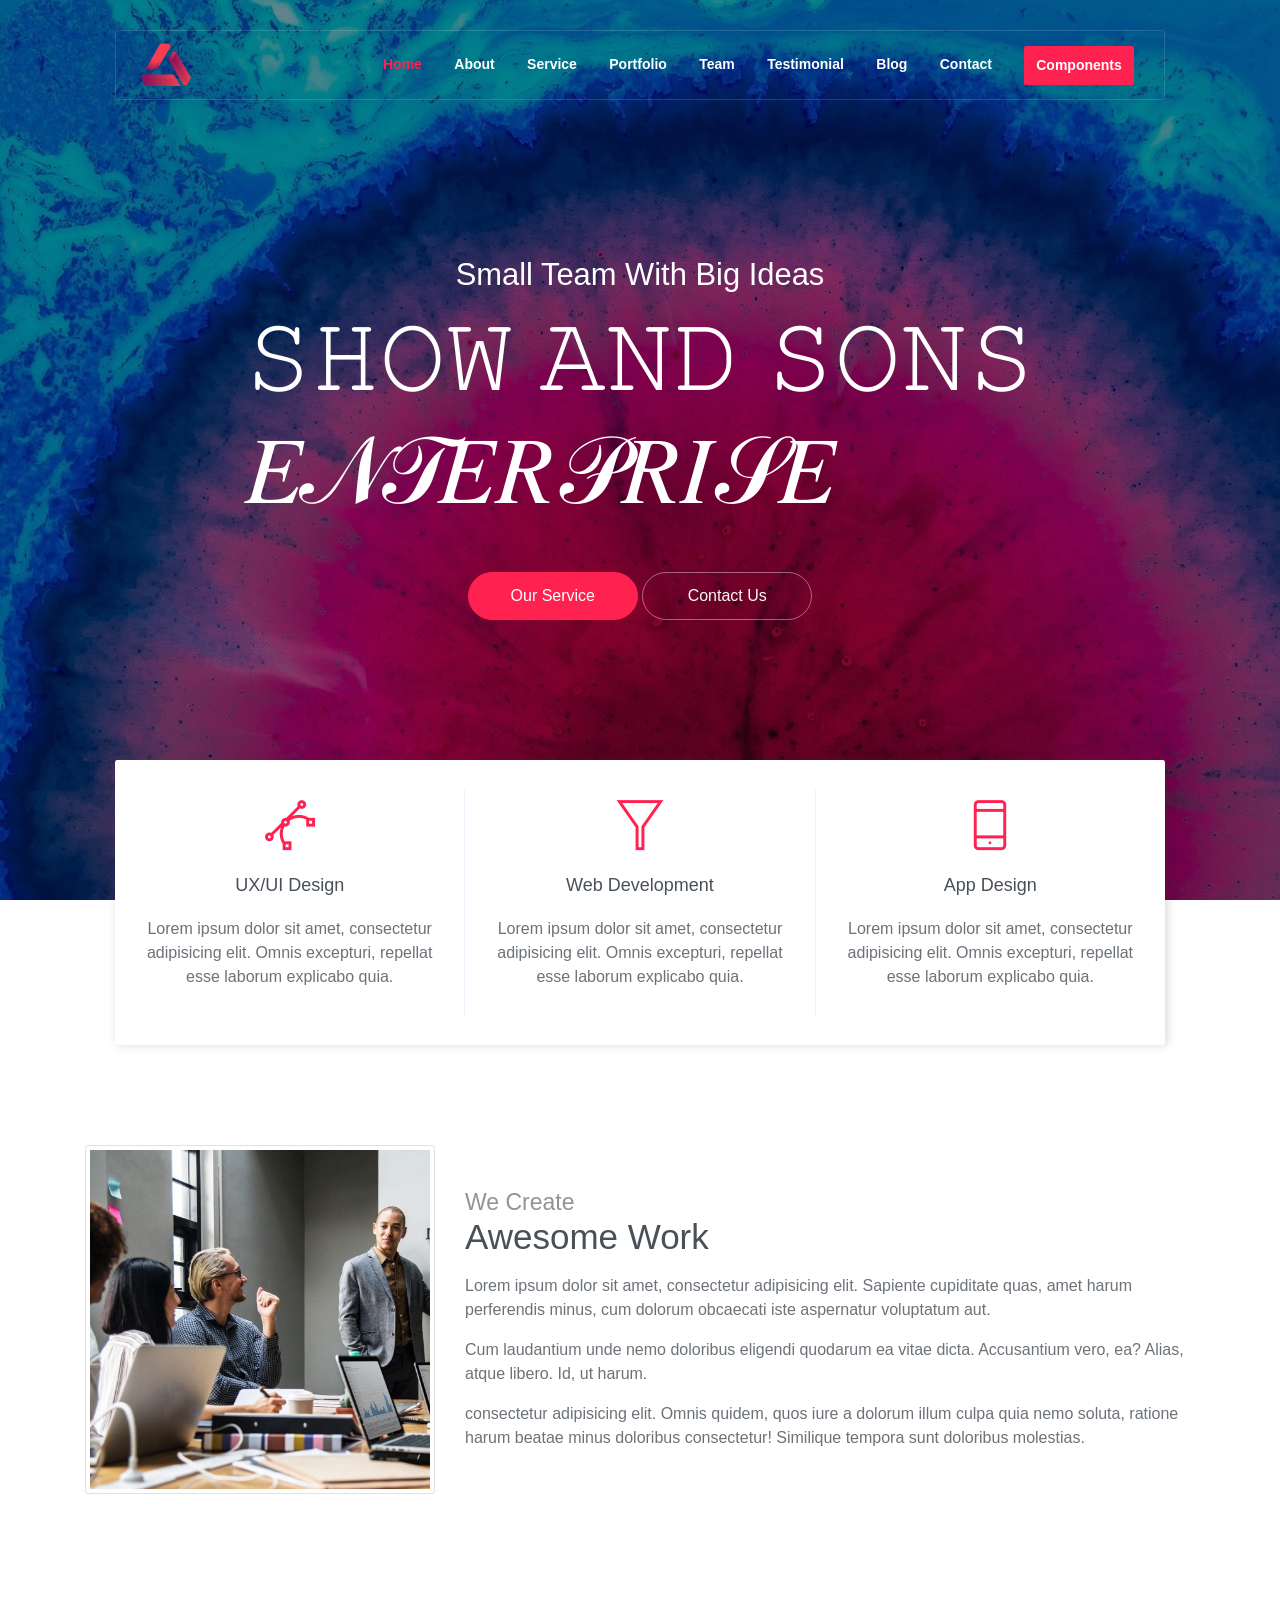
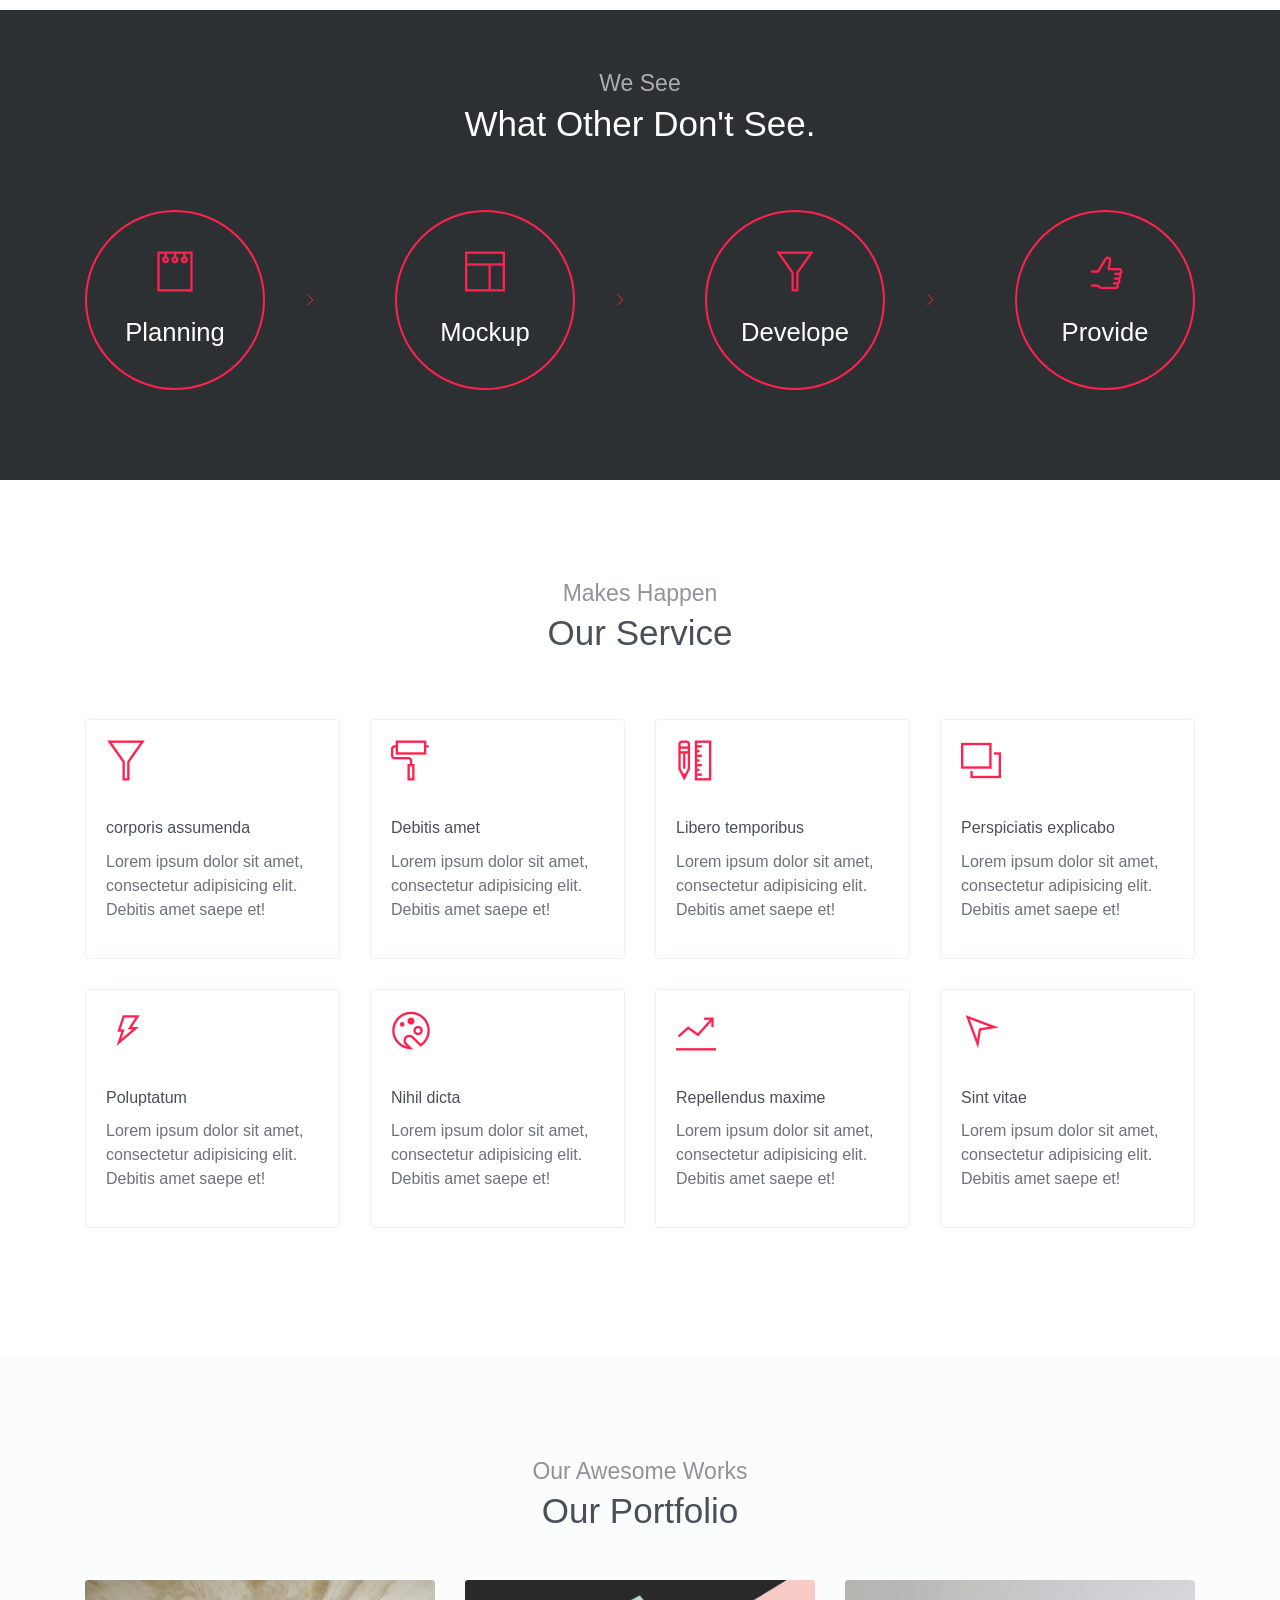
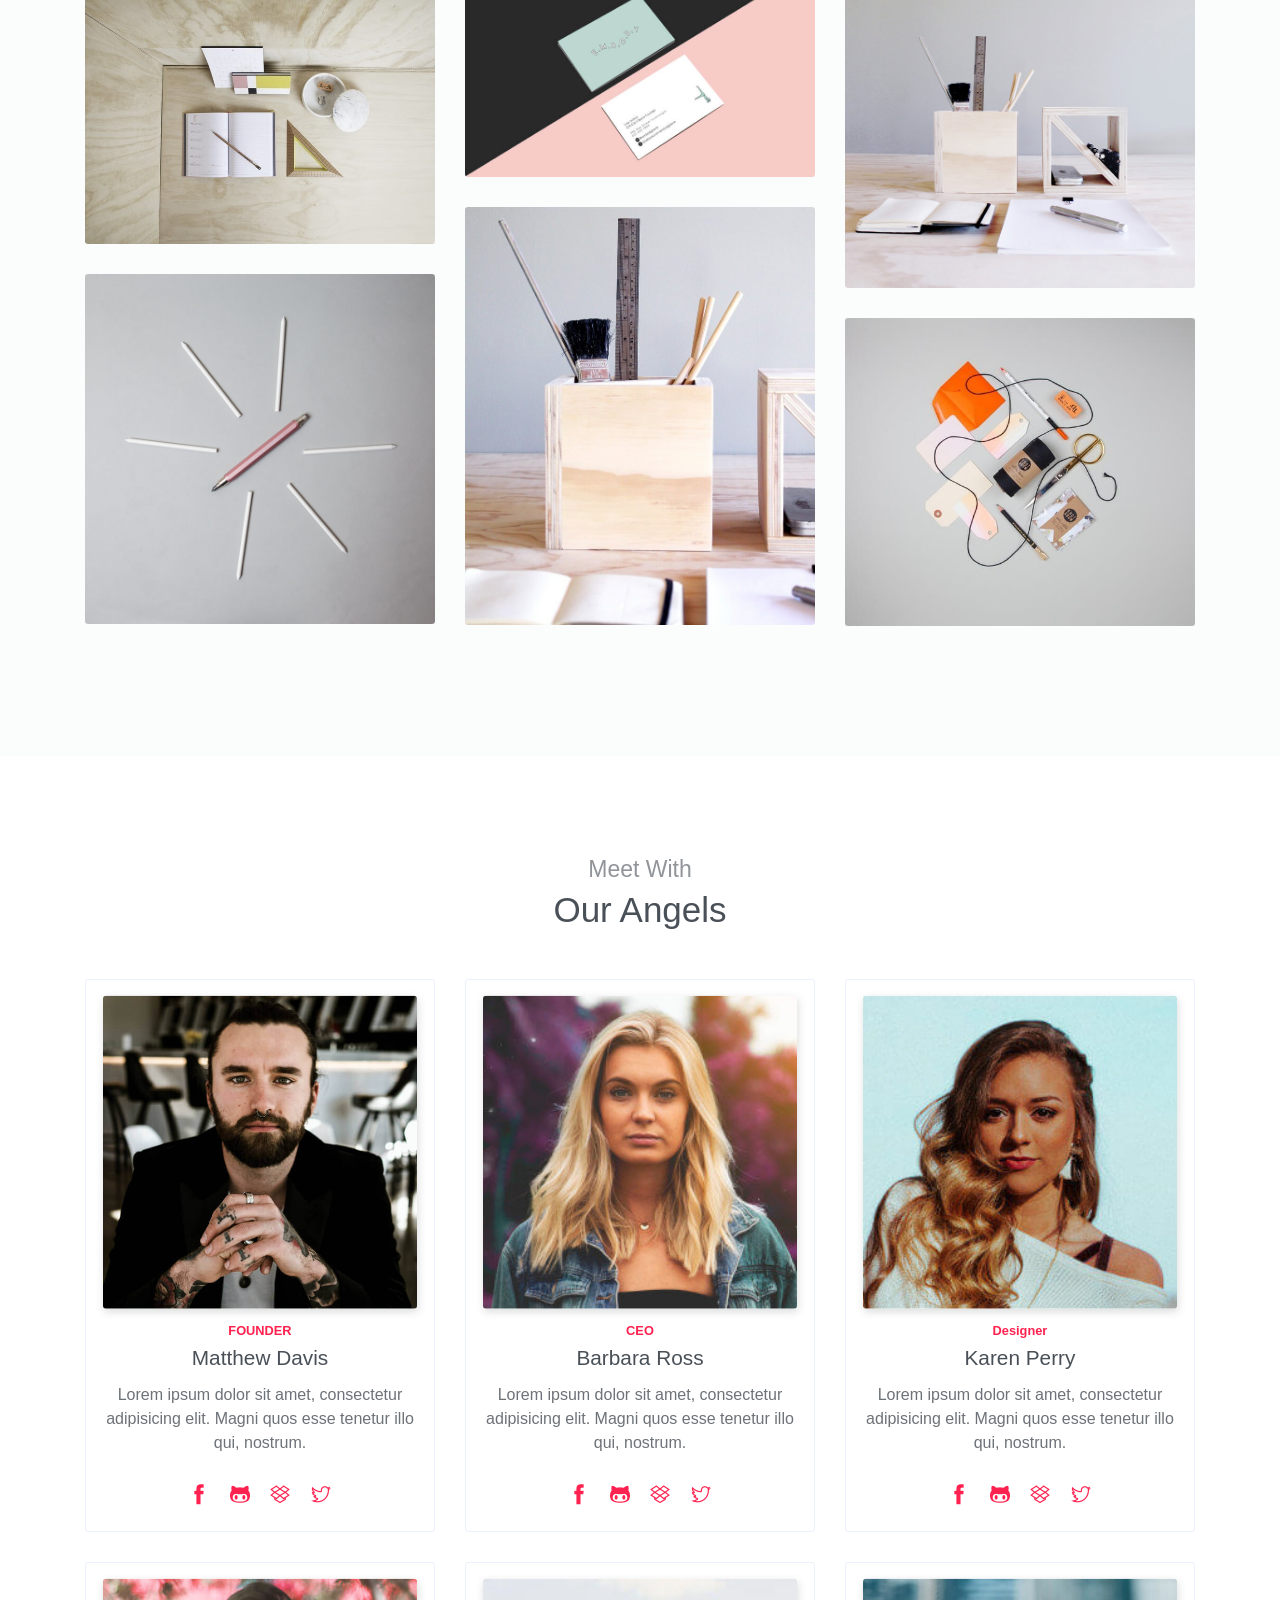
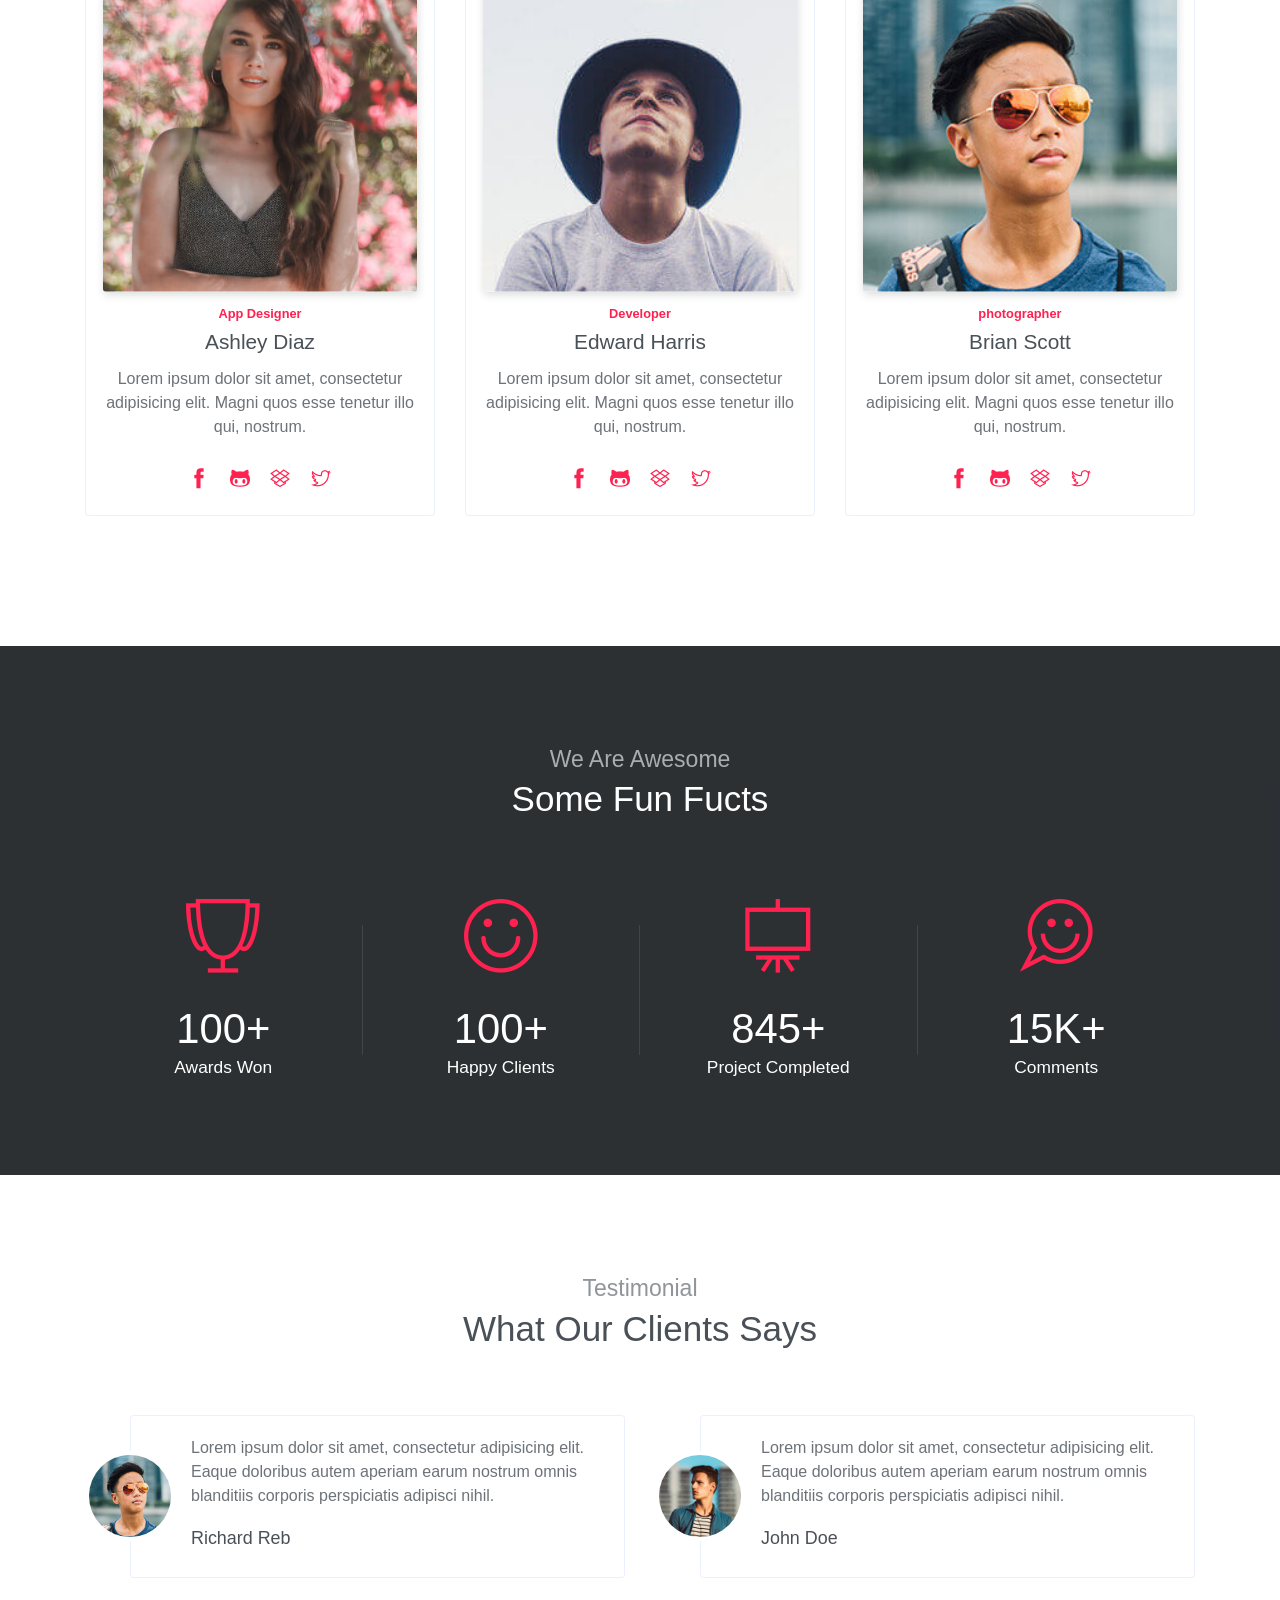
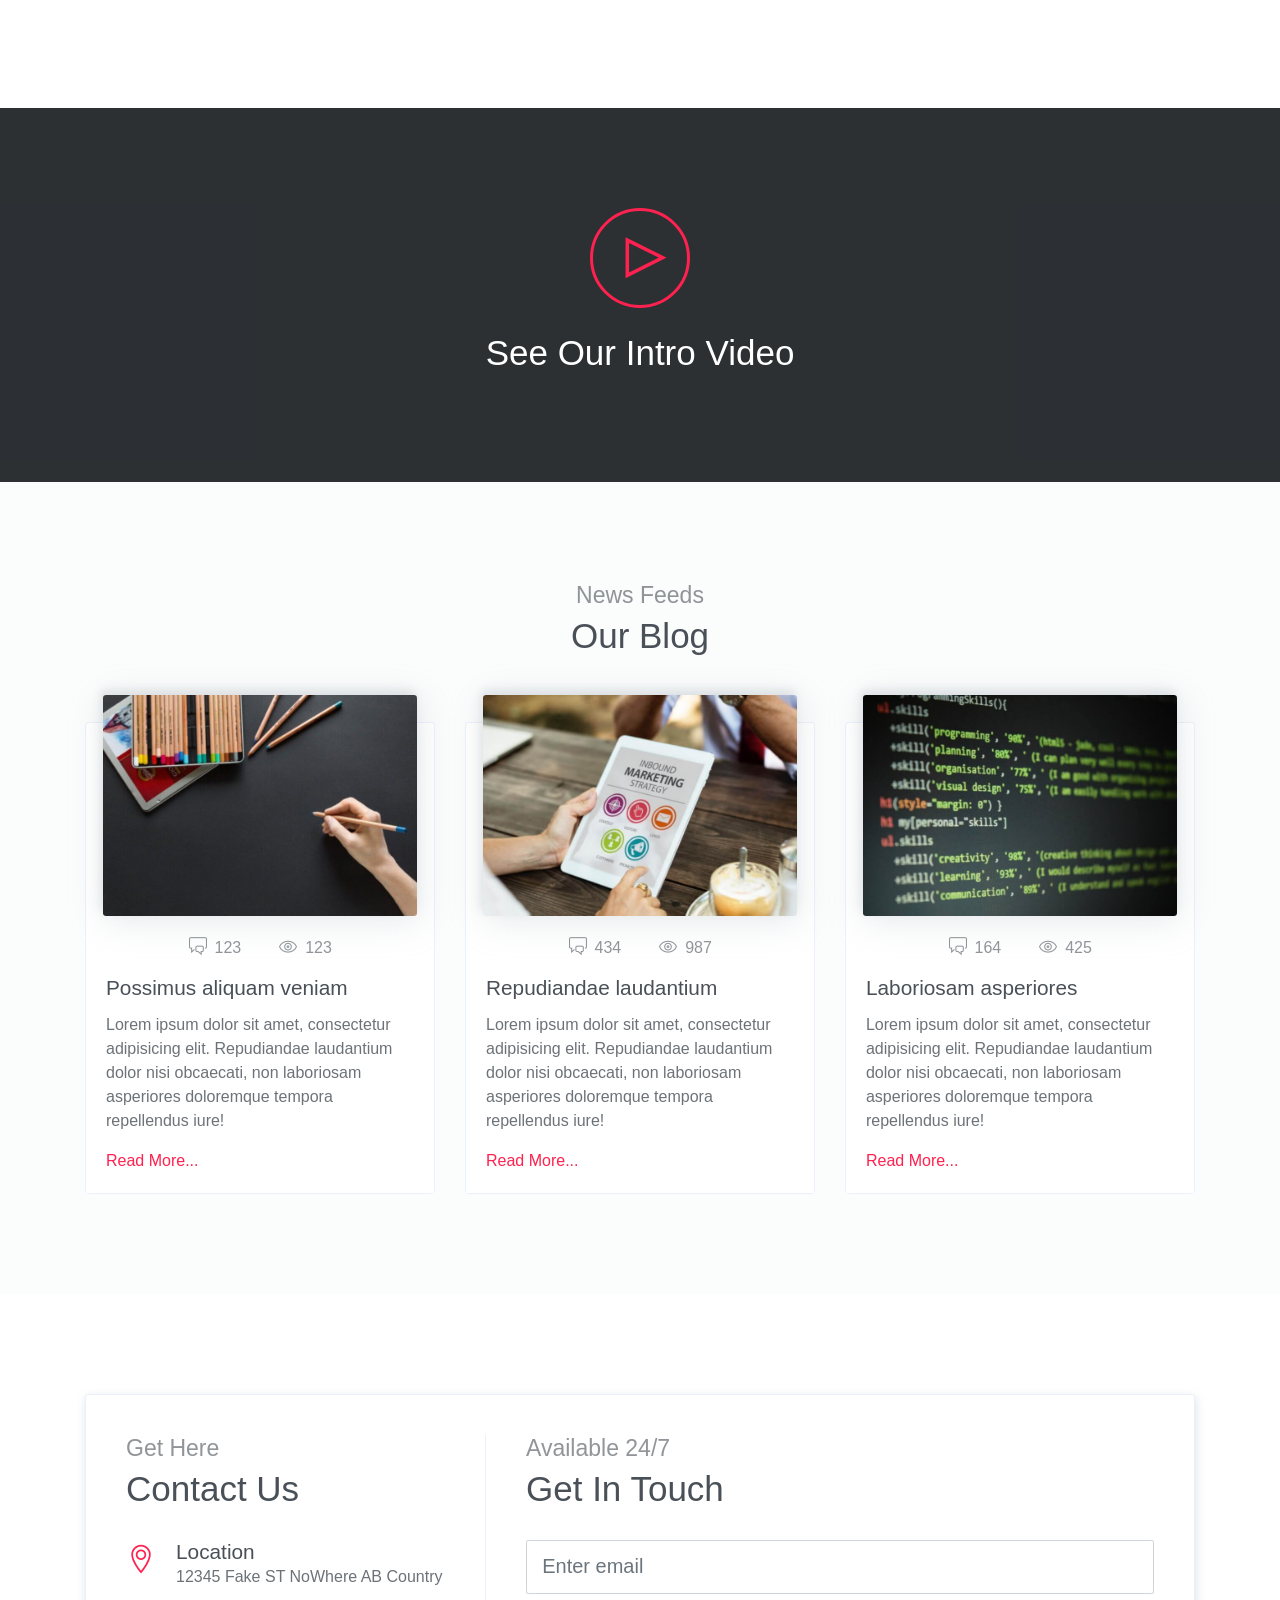
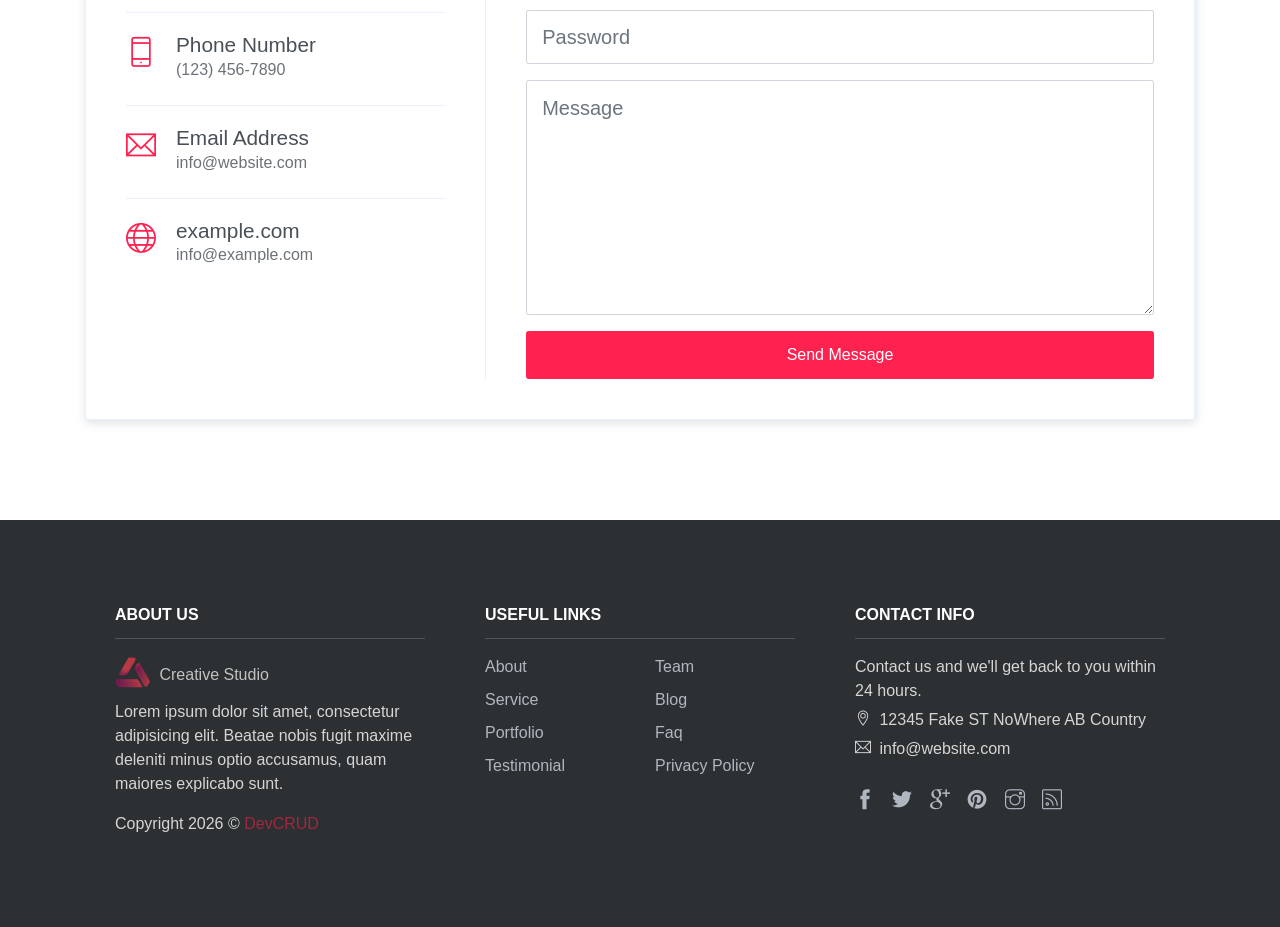
<file: web_project/index.html>
<!DOCTYPE html>
<html lang="en">
<head>
	<meta charset="utf-8">
    <meta name="viewport" content="width=device-width, initial-scale=1, shrink-to-fit=no">
    <meta name="description" content="Start your development with Creative Studio landing page.">
    <meta name="author" content="Devcrud">
    <title>Creative Studio | Free Bootstrap 4.3.x template</title>

    <!-- font icons -->
    <link rel="stylesheet" href="assets/vendors/themify-icons/css/themify-icons.css">

    <!-- Bootstrap + Creative Studio main styles -->
	<link rel="stylesheet" href="assets/css/creative-studio.css">

</head>
<body data-spy="scroll" data-target=".navbar" data-offset="40" id="home">
    
    <!-- Page Navigation -->
    <nav class="navbar custom-navbar navbar-expand-lg navbar-dark" data-spy="affix" data-offset-top="20">
        <div class="container">
            <a class="navbar-brand" href="#">
                <img src="assets/imgs/logo.png" alt="Download free bootstrap 4 landing page, free boootstrap 4 templates, Download free bootstrap 4.1 landing page, free boootstrap 4.1.1 templates, Creative studio Landing page">
            </a>
            <button class="navbar-toggler" type="button" data-toggle="collapse" data-target="#navbarSupportedContent" aria-controls="navbarSupportedContent" aria-expanded="false" aria-label="Toggle navigation">
                <span></span>
            </button>

            <div class="collapse navbar-collapse" id="navbarSupportedContent">
                <ul class="navbar-nav ml-auto">
                    <li class="nav-item">
                        <a class="nav-link" href="#home">Home</a>
                    </li>
                    <li class="nav-item">
                        <a class="nav-link" href="#about">About</a>
                    </li>
                    <li class="nav-item">
                        <a class="nav-link" href="#service">Service</a>
                    </li>
                    <li class="nav-item">
                        <a class="nav-link" href="#portfolio">Portfolio</a>
                    </li>
                    <li class="nav-item">
                        <a class="nav-link" href="#team">Team</a>
                    </li>
                    <li class="nav-item">
                        <a class="nav-link" href="#testimonial">Testimonial</a>
                    </li>
                    <li class="nav-item">
                        <a class="nav-link" href="#blog">Blog</a>
                    </li>
                    <li class="nav-item">
                        <a class="nav-link" href="#contact">Contact</a>
                    </li>
                    <li class="nav-item">
                        <a class="nav-link btn btn-primary btn-sm ml-lg-3" href="components.html">Components</a>
                    </li>
                </ul>
            </div>
        </div>
    </nav>
    <!-- End Of Page Navigation -->

    <!-- Page Header -->
    <header class="header">
        <div class="overlay">
            <h6 class="subtitle">Small Team With Big Ideas</h6>
            <h1 class="title">𝚂𝙷𝙾𝚆 𝙰𝙽𝙳 𝚂𝙾𝙽𝚂</BR>𝐸𝒩𝒯𝐸𝑅𝒫𝑅𝐼𝒮𝐸</h1>
            <div class="buttons text-center">
                <a href="#service" class="btn btn-primary rounded w-lg btn-lg my-1">Our Service</a>
                <a href="#contact" class="btn btn-outline-light rounded w-lg btn-lg my-1">Contact Us</a>
            </div>              
        </div>      
    </header>
    <!-- End Of Page Header -->

    <!-- Box -->
    <div class="box text-center">
        <div class="box-item">
            <i class="ti-vector"></i>
            <h6 class="box-title">UX/UI Design</h6>
            <p>Lorem ipsum dolor sit amet, consectetur adipisicing elit. Omnis excepturi, repellat esse laborum explicabo quia.</p>
        </div>
        <div class="box-item">
            <i class="ti-filter"></i>
            <h6 class="box-title">Web Development</h6>
            <p>Lorem ipsum dolor sit amet, consectetur adipisicing elit. Omnis excepturi, repellat esse laborum explicabo quia.</p>
        </div>
        <div class="box-item">
            <i class="ti-mobile"></i>
            <h6 class="box-title">App Design</h6>
            <p>Lorem ipsum dolor sit amet, consectetur adipisicing elit. Omnis excepturi, repellat esse laborum explicabo quia.</p>
        </div>
    </div>
    <!-- End of Box -->

    <!-- About Section -->
    <section id="about">
        <div class="container">
            <div class="row align-items-center">
                <div class="col-md-5 col-lg-4">
                    <img src="assets/imgs/about.jpg" alt="Download free bootstrap 4 landing page, free boootstrap 4 templates, Download free bootstrap 4.1 landing page, free boootstrap 4.1.1 templates, Creative studio Landing page" class="w-100 img-thumbnail mb-3">
                </div>
                <div class="col-md-7 col-lg-8">
                    <h6 class="section-subtitle mb-0">We Create</h6>
                    <h6 class="section-title mb-3">Awesome Work</h6>
                    <p>Lorem ipsum dolor sit amet, consectetur adipisicing elit. Sapiente cupiditate quas, amet harum perferendis minus, cum dolorum obcaecati iste aspernatur voluptatum aut.</p>
                    <p>Cum laudantium unde nemo doloribus eligendi quodarum ea vitae dicta. Accusantium vero, ea? Alias, atque libero. Id, ut harum. </p>
                    <p>consectetur adipisicing elit. Omnis quidem, quos iure a dolorum illum culpa quia nemo soluta, ratione harum beatae minus doloribus consectetur! Similique tempora sunt doloribus molestias.</p>
                </div>
            </div>
        </div>
    </section>
    <!-- End of About Section -->

    <!-- About Section with bg -->
    <section class="has-bg-img py-md">
        <div class="container text-center">
            <h6 class="section-subtitle">We See</h6>
            <h6 class="section-title mb-6">What Other Don't See.</h6>
            <div class="widget mb-4">
                <div class="widget-item">
                    <i class="ti-notepad"></i>
                    <h4>Planning</h4>
                </div>
                <div class="widget-item">
                    <i class="ti-layout"></i>
                    <h4>Mockup</h4>
                </div>
                <div class="widget-item">
                    <i class="ti-filter"></i>
                    <h4>Develope</h4>
                </div>
                <div class="widget-item">
                    <i class="ti-thumb-up"></i>
                    <h4>Provide</h4>
                </div>
            </div>
        </div>
    </section>
    <!-- End Of About Sectoin -->

    <!-- Service Section -->
    <section id="service">
        <div class="container">
            <h6 class="section-subtitle text-center">Makes Happen</h6>
            <h5 class="section-title text-center mb-6">Our Service</h5> 
            <div class="row">
                <div class="col-sm-4 col-md-3">
                    <div class="card mb-4">
                        <div class="card-body">
                            <h2 class="mb-4"><i class="ti-filter text-primary"></i></h2>
                            <h6 class="card-title">corporis assumenda</h6>
                            <p>Lorem ipsum dolor sit amet, consectetur adipisicing elit. Debitis amet saepe et!</p>
                        </div>
                    </div>
                </div>
                <div class="col-sm-4 col-md-3">
                    <div class="card mb-4">
                        <div class="card-body">
                            <h2 class="mb-4"><i class="ti-paint-roller text-primary"></i></h2>
                            <h6 class="card-title">Debitis amet</h6>
                            <p>Lorem ipsum dolor sit amet, consectetur adipisicing elit. Debitis amet saepe et!</p>
                        </div>
                    </div>
                </div>
                <div class="col-sm-4 col-md-3">
                    <div class="card mb-4">
                        <div class="card-body">
                            <h2 class="mb-4"><i class="ti-ruler-pencil text-primary"></i></h2>
                            <h6 class="card-title">Libero temporibus</h6>
                            <p>Lorem ipsum dolor sit amet, consectetur adipisicing elit. Debitis amet saepe et!</p>
                        </div>
                    </div>
                </div>
                <div class="col-sm-4 col-md-3">
                    <div class="card mb-4">
                        <div class="card-body">
                            <h2 class="mb-4"><i class="ti-layers text-primary"></i></h2>
                            <h6 class="card-title">Perspiciatis explicabo</h6>
                            <p>Lorem ipsum dolor sit amet, consectetur adipisicing elit. Debitis amet saepe et!</p>
                        </div>
                    </div>
                </div>
                <div class="col-sm-4 col-md-3">
                    <div class="card mb-4">
                        <div class="card-body">
                            <h2 class="mb-4"><i class="ti-bolt text-primary"></i></h2>
                            <h6 class="card-title">Poluptatum</h6>
                            <p>Lorem ipsum dolor sit amet, consectetur adipisicing elit. Debitis amet saepe et!</p>
                        </div>
                    </div>
                </div>
                <div class="col-sm-4 col-md-3">
                    <div class="card mb-4">
                        <div class="card-body">
                            <h2 class="mb-4"><i class="ti-palette text-primary"></i></h2>
                            <h6 class="card-title">Nihil dicta</h6>
                            <p>Lorem ipsum dolor sit amet, consectetur adipisicing elit. Debitis amet saepe et!</p>
                        </div>
                    </div>
                </div>
                <div class="col-sm-4 col-md-3">
                    <div class="card mb-4">
                        <div class="card-body">
                            <h2 class="mb-4"><i class="ti-stats-up text-primary"></i></h2>
                            <h6 class="card-title">Repellendus maxime</h6>
                            <p>Lorem ipsum dolor sit amet, consectetur adipisicing elit. Debitis amet saepe et!</p>
                        </div>
                    </div>
                </div>
                <div class="col-sm-4 col-md-3">
                    <div class="card mb-4">
                        <div class="card-body">
                            <h2 class="mb-4"><i class="ti-location-arrow text-primary"></i></h2>
                            <h6 class="card-title">Sint vitae</h6>
                            <p>Lorem ipsum dolor sit amet, consectetur adipisicing elit. Debitis amet saepe et!</p>
                        </div>
                    </div>
                </div>

            </div>  
        </div>
    </section>
    <!-- End of Service Section -->

    <!-- Portfolio section -->
    <section id="portfolio">
        <div class="container text-center">
            <h6 class="section-subtitle">Our Awesome Works</h6>
            <h6 class="section-title mb-5">Our Portfolio</h6>
            <div class="row">
                <div class="col-sm-4">
                    <div class="img-wrapper">
                        <img src="assets/imgs/folio-1.jpg" alt="Download free bootstrap 4 landing page, free boootstrap 4 templates, Download free bootstrap 4.1 landing page, free boootstrap 4.1.1 templates, Creative studio Landing page">
                        <div class="overlay">
                            <div class="overlay-infos">
                                <h5>Project Title</h5>
                                <a href="javascript:void(0)"><i class="ti-zoom-in"></i></a>
                                <a href="javascript:void(0)"><i class="ti-link"></i></a>
                            </div>  
                        </div>
                    </div>
                    <div class="img-wrapper">
                        <img src="assets/imgs/folio-2.jpg" alt="Download free bootstrap 4 landing page, free boootstrap 4 templates, Download free bootstrap 4.1 landing page, free boootstrap 4.1.1 templates, Creative studio Landing page">
                        <div class="overlay">
                            <div class="overlay-infos">
                                <h5>Project Title</h5>
                                <a href="javascript:void(0)"><i class="ti-zoom-in"></i></a>
                                <a href="javascript:void(0)"><i class="ti-link"></i></a>
                            </div>                              
                        </div>
                    </div>                  
                </div>
                <div class="col-sm-4">
                    <div class="img-wrapper">
                        <img src="assets/imgs/folio-3.jpg" alt="Download free bootstrap 4 landing page, free boootstrap 4 templates, Download free bootstrap 4.1 landing page, free boootstrap 4.1.1 templates, Creative studio Landing page">
                        <div class="overlay">
                            <div class="overlay-infos">
                                <h5>Project Title</h5>
                                <a href="javascript:void(0)"><i class="ti-zoom-in"></i></a>
                                <a href="javascript:void(0)"><i class="ti-link"></i></a>
                            </div>  
                        </div>
                    </div>
                    <div class="img-wrapper">
                        <img src="assets/imgs/folio-4.jpg" alt="Download free bootstrap 4 landing page, free boootstrap 4 templates, Download free bootstrap 4.1 landing page, free boootstrap 4.1.1 templates, Creative studio Landing page">
                        <div class="overlay">
                            <div class="overlay-infos">
                                <h5>Project Title</h5>
                                <a href="javascript:void(0)"><i class="ti-zoom-in"></i></a>
                                <a href="javascript:void(0)"><i class="ti-link"></i></a>
                            </div>                              
                        </div>
                    </div>                  
                </div>
                <div class="col-sm-4">
                    <div class="img-wrapper">
                        <img src="assets/imgs/folio-5.jpg" alt="Download free bootstrap 4 landing page, free boootstrap 4 templates, Download free bootstrap 4.1 landing page, free boootstrap 4.1.1 templates, Creative studio Landing page">
                        <div class="overlay">
                            <div class="overlay-infos">
                                <h5>Project Title</h5>
                                <a href="javascript:void(0)"><i class="ti-zoom-in"></i></a>
                                <a href="javascript:void(0)"><i class="ti-link"></i></a>
                            </div>  
                        </div>
                    </div>
                    <div class="img-wrapper">
                        <img src="assets/imgs/folio-6.jpg" alt="Download free bootstrap 4 landing page, free boootstrap 4 templates, Download free bootstrap 4.1 landing page, free boootstrap 4.1.1 templates, Creative studio Landing page">
                        <div class="overlay">
                            <div class="overlay-infos">
                                <h5>Project Title</h5>
                                <a href="javascript:void(0)"><i class="ti-zoom-in"></i></a>
                                <a href="javascript:void(0)"><i class="ti-link"></i></a>
                            </div>                              
                        </div>
                    </div>                  
                </div>
            </div>
        </div>
    </section>
    <!-- End of portfolio section -->

    <!-- Team Section -->
    <section id="team">
        <div class="container">
            <h6 class="section-subtitle text-center">Meet With</h6>
            <h6 class="section-title mb-5 text-center">Our Angels</h6>
            <div class="row">
                <div class="col-sm-6 col-md-4">
                    <div class="card text-center mb-4">
                        <img class="card-img-top inset" src="assets/imgs/avatar.jpg">
                        <div class="card-body">
                            <h6 class="small text-primary font-weight-bold">FOUNDER</h6>
                            <h5 class="card-title">Matthew Davis</h5>
                            <p>Lorem ipsum dolor sit amet, consectetur adipisicing elit. Magni quos esse tenetur illo qui, nostrum.</p>
                            <div class="socials">
                                <a href="javascript:void(0)"><i class="ti-facebook"></i> </a>
                                <a href="javascript:void(0)"><i class="ti-github"></i></a>
                                <a href="javascript:void(0)"><i class="ti-dropbox"></i></a>
                                <a href="javascript:void(0)"><i class="ti-twitter"></i></a>
                            </div>
                        </div>
                    </div>
                </div>
                <div class="col-sm-6 col-md-4">
                    <div class="card text-center mb-4">
                        <img class="card-img-top inset" src="assets/imgs/avatar-1.jpg">
                        <div class="card-body">
                            <h6 class="small text-primary font-weight-bold">CEO</h6>
                            <h5 class="card-title">Barbara Ross</h5>
                            <p>Lorem ipsum dolor sit amet, consectetur adipisicing elit. Magni quos esse tenetur illo qui, nostrum.</p>
                            <div class="socials">
                                <a href="javascript:void(0)"><i class="ti-facebook"></i> </a>
                                <a href="javascript:void(0)"><i class="ti-github"></i></a>
                                <a href="javascript:void(0)"><i class="ti-dropbox"></i></a>
                                <a href="javascript:void(0)"><i class="ti-twitter"></i></a>
                            </div>
                        </div>
                    </div>
                </div>
                <div class="col-sm-6 col-md-4">
                    <div class="card text-center mb-4">
                        <img class="card-img-top inset" src="assets/imgs/avatar-2.jpg">
                        <div class="card-body">
                            <h6 class="small text-primary font-weight-bold">Designer</h6>
                            <h5 class="card-title">Karen Perry</h5>
                            <p>Lorem ipsum dolor sit amet, consectetur adipisicing elit. Magni quos esse tenetur illo qui, nostrum.</p>
                            <div class="socials">
                                <a href="javascript:void(0)"><i class="ti-facebook"></i> </a>
                                <a href="javascript:void(0)"><i class="ti-github"></i></a>
                                <a href="javascript:void(0)"><i class="ti-dropbox"></i></a>
                                <a href="javascript:void(0)"><i class="ti-twitter"></i></a>
                            </div>
                        </div>
                    </div>
                </div>
                <div class="col-sm-6 col-md-4">
                    <div class="card text-center mb-4">
                        <img class="card-img-top inset" src="assets/imgs/avatar-3.jpg">
                        <div class="card-body">
                            <h6 class="small text-primary font-weight-bold">App Designer</h6>
                            <h5 class="card-title">Ashley Diaz</h5>
                            <p>Lorem ipsum dolor sit amet, consectetur adipisicing elit. Magni quos esse tenetur illo qui, nostrum.</p>
                            <div class="socials">
                                <a href="javascript:void(0)"><i class="ti-facebook"></i> </a>
                                <a href="javascript:void(0)"><i class="ti-github"></i></a>
                                <a href="javascript:void(0)"><i class="ti-dropbox"></i></a>
                                <a href="javascript:void(0)"><i class="ti-twitter"></i></a>
                            </div>
                        </div>
                    </div>
                </div>
                <div class="col-sm-6 col-md-4">
                    <div class="card text-center mb-4">
                        <img class="card-img-top inset" src="assets/imgs/avatar-4.jpg">
                        <div class="card-body">
                            <h6 class="small text-primary font-weight-bold">Developer</h6>
                            <h5 class="card-title">Edward Harris</h5>
                            <p>Lorem ipsum dolor sit amet, consectetur adipisicing elit. Magni quos esse tenetur illo qui, nostrum.</p>
                            <div class="socials">
                                <a href="javascript:void(0)"><i class="ti-facebook"></i> </a>
                                <a href="javascript:void(0)"><i class="ti-github"></i></a>
                                <a href="javascript:void(0)"><i class="ti-dropbox"></i></a>
                                <a href="javascript:void(0)"><i class="ti-twitter"></i></a>
                            </div>
                        </div>
                    </div>
                </div>
                <div class="col-sm-6 col-md-4">
                    <div class="card text-center mb-4">
                        <img class="card-img-top inset" src="assets/imgs/avatar-5.jpg">
                        <div class="card-body">
                            <h6 class="small text-primary font-weight-bold">photographer</h6>
                            <h5 class="card-title">Brian Scott</h5>
                            <p>Lorem ipsum dolor sit amet, consectetur adipisicing elit. Magni quos esse tenetur illo qui, nostrum.</p>
                            <div class="socials">
                                <a href="javascript:void(0)"><i class="ti-facebook"></i> </a>
                                <a href="javascript:void(0)"><i class="ti-github"></i></a>
                                <a href="javascript:void(0)"><i class="ti-dropbox"></i></a>
                                <a href="javascript:void(0)"><i class="ti-twitter"></i></a>
                            </div>
                        </div>
                    </div>
                </div>

            </div>
        </div>
    </section>
    <!-- End of Team Sectoin -->

    <!-- Fatcs Section -->
    <section class="has-bg-img bg-img-2">
        <div class="container text-center">
            <h6 class="section-subtitle">We Are Awesome</h6>
            <h6 class="section-title mb-6">Some Fun Fucts</h6>
                <div class="widget-2">
                    <div class="widget-item">
                        <i class="ti-cup"></i>
                        <h6 class="title">100+</h6>
                        <div class="subtitle">Awards Won</div>
                    </div>
                    <div class="widget-item">
                        <i class="ti-face-smile"></i>
                        <h6 class="title">100+</h6>
                        <div class="subtitle">Happy Clients</div>
                    </div>
                    <div class="widget-item">
                        <i class="ti-blackboard"></i>
                        <h6 class="title">845+</h6>
                        <div class="subtitle">Project Completed</div>
                    </div>
                    <div class="widget-item">
                        <i class="ti-comments-smiley"></i>
                        <h6 class="title">15K+</h6>
                        <div class="subtitle">Comments</div>
                    </div>
                </div>
        </div>
    </section>

    <!-- Testimonial Section -->
    <section id="testimonial">
        <div class="container">
            <h6 class="section-subtitle text-center">Testimonial</h6>
            <h6 class="section-title text-center mb-6">What Our Clients Says</h6>
            <div class="row">
                <div class="col-md-6">
                    <div class="testimonial-wrapper">
                        <div class="img-holder">
                            <img src="assets/imgs/avatar-5.jpg" alt="Download free bootstrap 4 landing page, free boootstrap 4 templates, Download free bootstrap 4.1 landing page, free boootstrap 4.1.1 templates, Creative studio Landing page">                     
                        </div>
                        <div class="body">
                            <p class="subtitle">Lorem ipsum dolor sit amet, consectetur adipisicing elit. Eaque doloribus autem aperiam earum nostrum omnis blanditiis corporis perspiciatis adipisci nihil.</p>
                            <h6 class="title">Richard Reb</h6>
                        </div>
                    </div>
                </div>
                <div class="col-md-6">
                    <div class="testimonial-wrapper">
                        <div class="img-holder">
                            <img src="assets/imgs/avatar-6.jpg" alt="Download free bootstrap 4 landing page, free boootstrap 4 templates, Download free bootstrap 4.1 landing page, free boootstrap 4.1.1 templates, Creative studio Landing page">                     
                        </div>
                        <div class="body">
                            <p class="subtitle">Lorem ipsum dolor sit amet, consectetur adipisicing elit. Eaque doloribus autem aperiam earum nostrum omnis blanditiis corporis perspiciatis adipisci nihil.</p>
                            <h6 class="title">John Doe</h6>
                        </div>
                    </div>
                </div>
            </div>
        </div>
    </section>
    <!-- End of Testimonial Section -->

    <!-- Video Section -->
    <section class="has-bg-img py-lg">
        <div class="container text-center">

            <!-- Button trigger modal -->
            <button type="button" class="btn btn-outline-primary play-control" data-toggle="modal" data-target="#exampleModalCenter">
              <i class="ti-control-play" ></i>
            </button>
            <h6 class="section-title mt-4">See Our Intro Video</h6>

        </div>
    </section>
    <!-- End of Video Section -->

    <!-- Modal -->
    <div class="modal fade" id="exampleModalCenter" tabindex="-1" role="dialog" aria-labelledby="exampleModalCenterTitle" aria-hidden="true">
        <div class="modal-dialog modal-lg modal-dialog-centered" role="document">
            <div class="modal-content">
                <iframe width="100%" height="475" src="https://www.youtube.com/embed/TP4THzsAa3M" frameborder="0" allowfullscreen></iframe>
            </div>
        </div>
    </div>
    <!-- end of modal -->

    <!-- Blog Section -->
    <section id="blog">
        <div class="container">
            <h6 class="section-subtitle text-center">News Feeds</h6>
            <h6 class="section-title mb-6 text-center">Our Blog</h6>

            <div class="row">
                <div class="col-md-4">
                    <div class="card blog-post my-4 my-sm-5 my-md-0">
                        <img src="assets/imgs/blog-1.jpg" alt="Download free bootstrap 4 landing page, free boootstrap 4 templates, Download free bootstrap 4.1 landing page, free boootstrap 4.1.1 templates, Creative studio Landing page">
                        <div class="card-body">
                            <div class="details mb-3">
                                <a href="javascript:void(0)"><i class="ti-comments"></i> 123</a>
                                <a href="javascript:void(0)"><i class="ti-eye"></i> 123</a>
                            </div>
                            <h5 class="card-title">Possimus aliquam veniam</h5>
                            <p>Lorem ipsum dolor sit amet, consectetur adipisicing elit. Repudiandae laudantium dolor nisi obcaecati, non laboriosam asperiores doloremque tempora repellendus iure!</p>
                            <a href="javascript:void(0)" class="d-block mt-3">Read More...</a>
                        </div>
                    </div>
                </div>
                <div class="col-md-4">
                    <div class="card blog-post my-4 my-sm-5 my-md-0">
                        <img src="assets/imgs/blog-2.jpg" alt="Download free bootstrap 4 landing page, free boootstrap 4 templates, Download free bootstrap 4.1 landing page, free boootstrap 4.1.1 templates, Creative studio Landing page">
                        <div class="card-body">
                            <div class="details mb-3">
                                <a href="javascript:void(0)"><i class="ti-comments"></i> 434</a>
                                <a href="javascript:void(0)"><i class="ti-eye"></i> 987</a>
                            </div>
                            <h5 class="card-title">Repudiandae laudantium</h5>
                            <p>Lorem ipsum dolor sit amet, consectetur adipisicing elit. Repudiandae laudantium dolor nisi obcaecati, non laboriosam asperiores doloremque tempora repellendus iure!</p>
                            <a href="javascript:void(0)" class="d-block mt-3">Read More...</a>
                        </div>
                    </div>
                </div>
                <div class="col-md-4">
                    <div class="card blog-post my-4 my-sm-5 my-md-0">
                        <img src="assets/imgs/blog-3.jpg" alt="Download free bootstrap 4 landing page, free boootstrap 4 templates, Download free bootstrap 4.1 landing page, free boootstrap 4.1.1 templates, Creative studio Landing page">
                        <div class="card-body">
                            <div class="details mb-3">
                                <a href="javascript:void(0)"><i class="ti-comments"></i> 164</a>
                                <a href="javascript:void(0)"><i class="ti-eye"></i> 425</a>
                            </div>
                            <h5 class="card-title">Laboriosam asperiores</h5>
                            <p>Lorem ipsum dolor sit amet, consectetur adipisicing elit. Repudiandae laudantium dolor nisi obcaecati, non laboriosam asperiores doloremque tempora repellendus iure!</p>
                            <a href="javascript:void(0)" class="d-block mt-3">Read More...</a>
                        </div>
                    </div>
                </div>
            </div>
        </div>
    </section>
    <!-- End of Blog Section -->

    <!-- Contact Section -->
    <section id="contact">
        <div class="container">
            <div class="contact-card">
                <div class="infos">
                    <h6 class="section-subtitle">Get Here</h6>
                    <h6 class="section-title mb-4">Contact Us</h6>

                    <div class="item">
                        <i class="ti-location-pin"></i>
                        <div class="">
                            <h5>Location</h5>
                            <p> 12345 Fake ST NoWhere AB Country</p>
                        </div>                          
                    </div>
                    <div class="item">
                        <i class="ti-mobile"></i>
                        <div>
                            <h5>Phone Number</h5>
                            <p>(123) 456-7890</p>
                        </div>                          
                    </div>
                    <div class="item">
                        <i class="ti-email"></i>
                        <div class="mb-0">
                            <h5>Email Address</h5>
                            <p>info@website.com</p>
                        </div>
                    </div>
                    <div class="item">
                        <i class="ti-world"></i>
                        <div class="mb-0">
                            <h5>example.com</h5>
                            <p>info@example.com</p>
                        </div>
                    </div>
                </div>
                <div class="form">
                    <h6 class="section-subtitle">Available 24/7</h6>
                    <h6 class="section-title mb-4">Get In Touch</h6>
                    <form>
                        <div class="form-group">
                            <input type="email" class="form-control form-control-lg" id="exampleInputEmail1" aria-describedby="emailHelp" placeholder="Enter email" required>
                        </div>
                        <div class="form-group">
                            <input type="password" class="form-control form-control-lg" id="exampleInputPassword1" placeholder="Password" required>
                        </div>
                        <div class="form-group">
                            <textarea name="contact-message" id="" cols="30" rows="7" class="form-control form-control-lg" placeholder="Message"></textarea>
                        </div>
                        <button type="submit" class="btn btn-primary btn-block btn-lg mt-3">Send Message</button>
                    </form>
                </div>
            </div>
        </div>
    </section>
    <!-- Contact Section -->

    <section class="has-bg-img py-0">
        <div class="container">
            <div class="footer">
                <div class="footer-lists">
                    <ul class="list">
                        <li class="list-head">
                            <h6 class="font-weight-bold">ABOUT US</h6>
                        </li>
                        <li class="list-body">
                            <a href="#" class="logo">
                                <img src="assets/imgs/logo.png" alt="Download free bootstrap 4 landing page, free boootstrap 4 templates, Download free bootstrap 4.1 landing page, free boootstrap 4.1.1 templates, Creative studio Landing page">
                                <h6>Creative Studio</h6>
                            </a>
                            <p>Lorem ipsum dolor sit amet, consectetur adipisicing elit. Beatae nobis fugit maxime deleniti minus optio accusamus, quam maiores explicabo sunt.</p> 
                            <p class="mt-3">
                                Copyright <script>document.write(new Date().getFullYear())</script> &copy; <a class="d-inline text-primary" href="http://www.devcrud.com">DevCRUD</a>
                            </p>                   
                        </li>
                    </ul>
                    <ul class="list">
                        <li class="list-head">
                            <h6 class="font-weight-bold">USEFUL LINKS</h6>
                        </li>
                        <li class="list-body">
                            <div class="row">
                                <div class="col">
                                    <a href="#about">About</a>
                                    <a href="#service">Service</a>
                                    <a href="#portfolio">Portfolio</a>
                                    <a href="#testmonail">Testimonial</a>
                                </div>
                                <div class="col">
                                    <a href="#team">Team</a>
                                    <a href="#blog">Blog</a>
                                    <a href="#">Faq</a>
                                    <a href="#">Privacy Policy</a>                  
                                </div>
                            </div>
                        </li>
                    </ul>
                    <ul class="list">
                        <li class="list-head">
                            <h6 class="font-weight-bold">CONTACT INFO</h6>
                        </li>
                        <li class="list-body">
                            <p>Contact us and we'll get back to you within 24 hours.</p>
                            <p><i class="ti-location-pin"></i> 12345 Fake ST NoWhere AB Country</p>
                            <p><i class="ti-email"></i>  info@website.com</p>
                            <div class="social-links">
                                <a href="javascript:void(0)" class="link"><i class="ti-facebook"></i></a>
                                <a href="javascript:void(0)" class="link"><i class="ti-twitter-alt"></i></a>
                                <a href="javascript:void(0)" class="link"><i class="ti-google"></i></a>
                                <a href="javascript:void(0)" class="link"><i class="ti-pinterest-alt"></i></a>
                                <a href="javascript:void(0)" class="link"><i class="ti-instagram"></i></a>
                                <a href="javascript:void(0)" class="link"><i class="ti-rss"></i></a>
                            </div>
                        </li>
                    </ul>
                </div>
            </div>    
        </div>
    </section>

    <!-- core  -->
    <script src="assets/vendors/jquery/jquery-3.4.1.js"></script>
    <script src="assets/vendors/bootstrap/bootstrap.bundle.js"></script>

    <!-- bootstrap affix -->
    <script src="assets/vendors/bootstrap/bootstrap.affix.js"></script>

    <!-- Creative Studio js -->
    <script src="assets/js/creative-studio.js"></script>

</body>
</html>
</file>
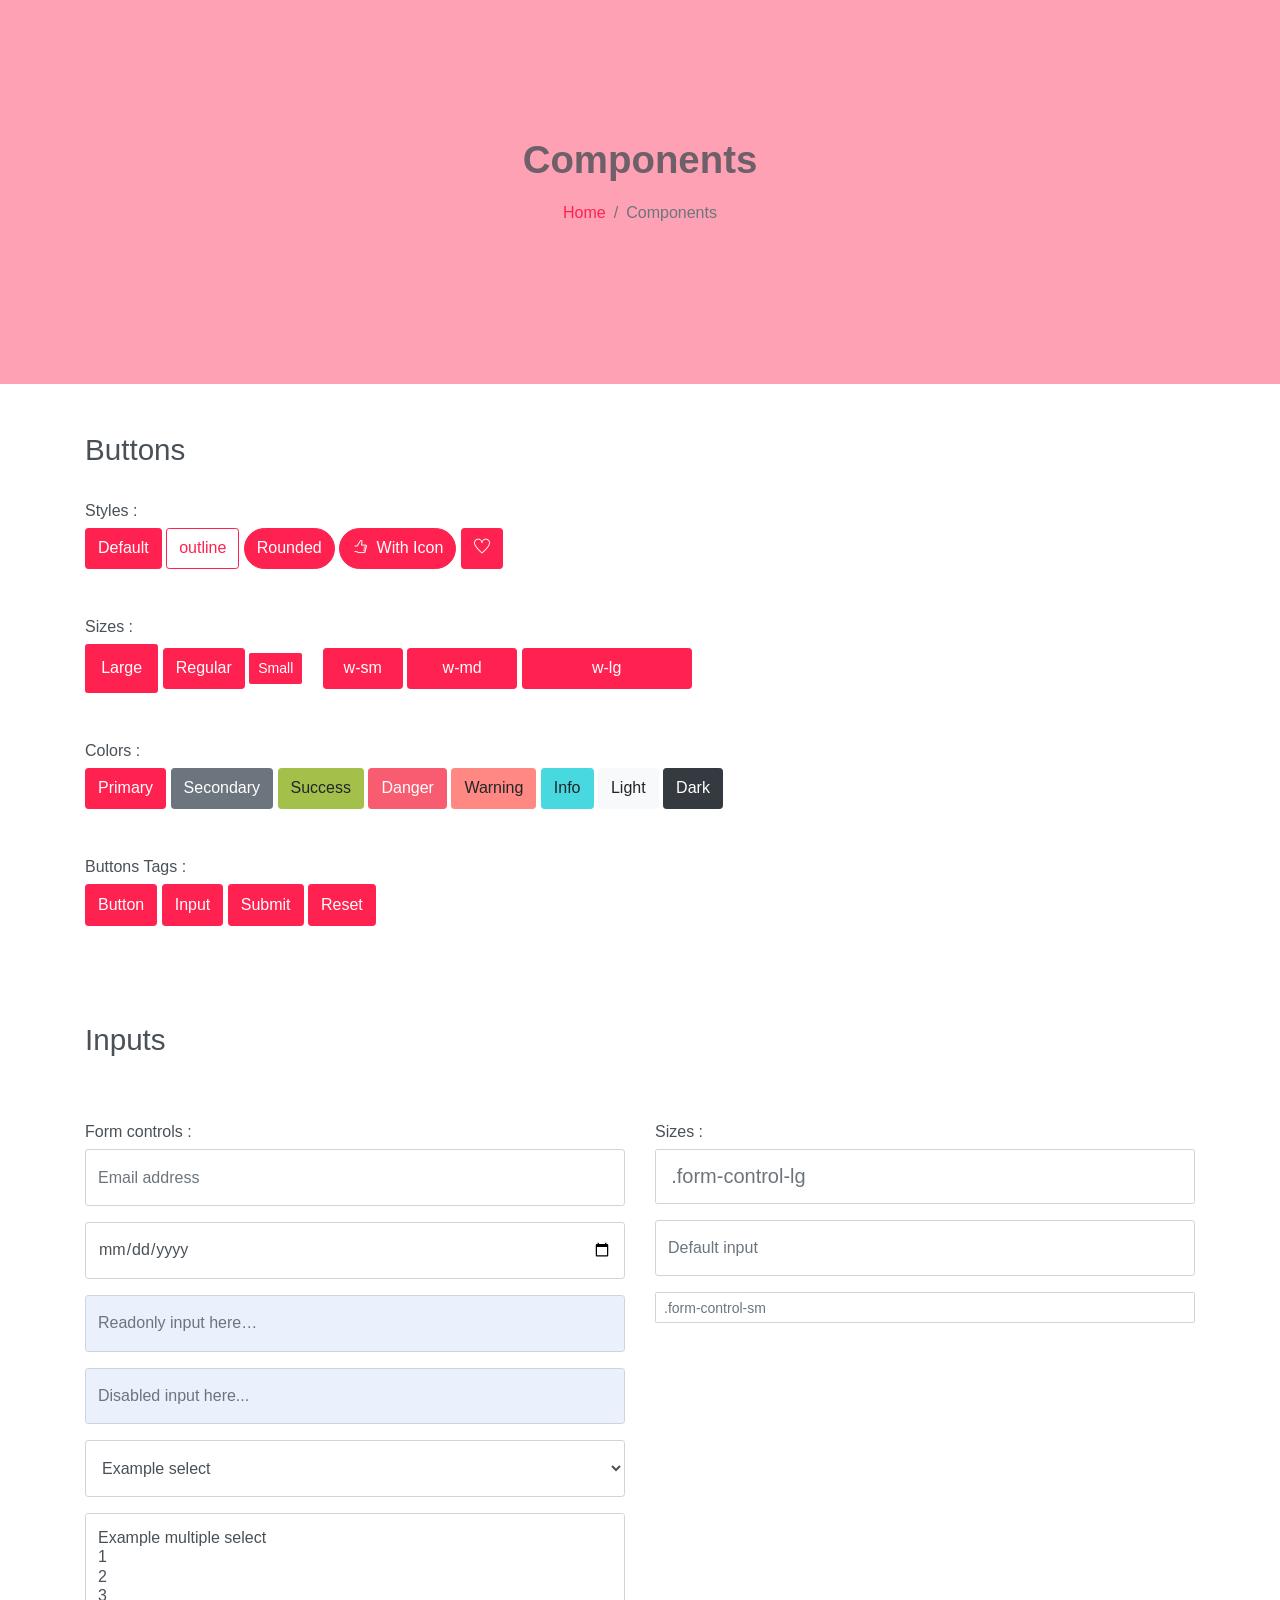
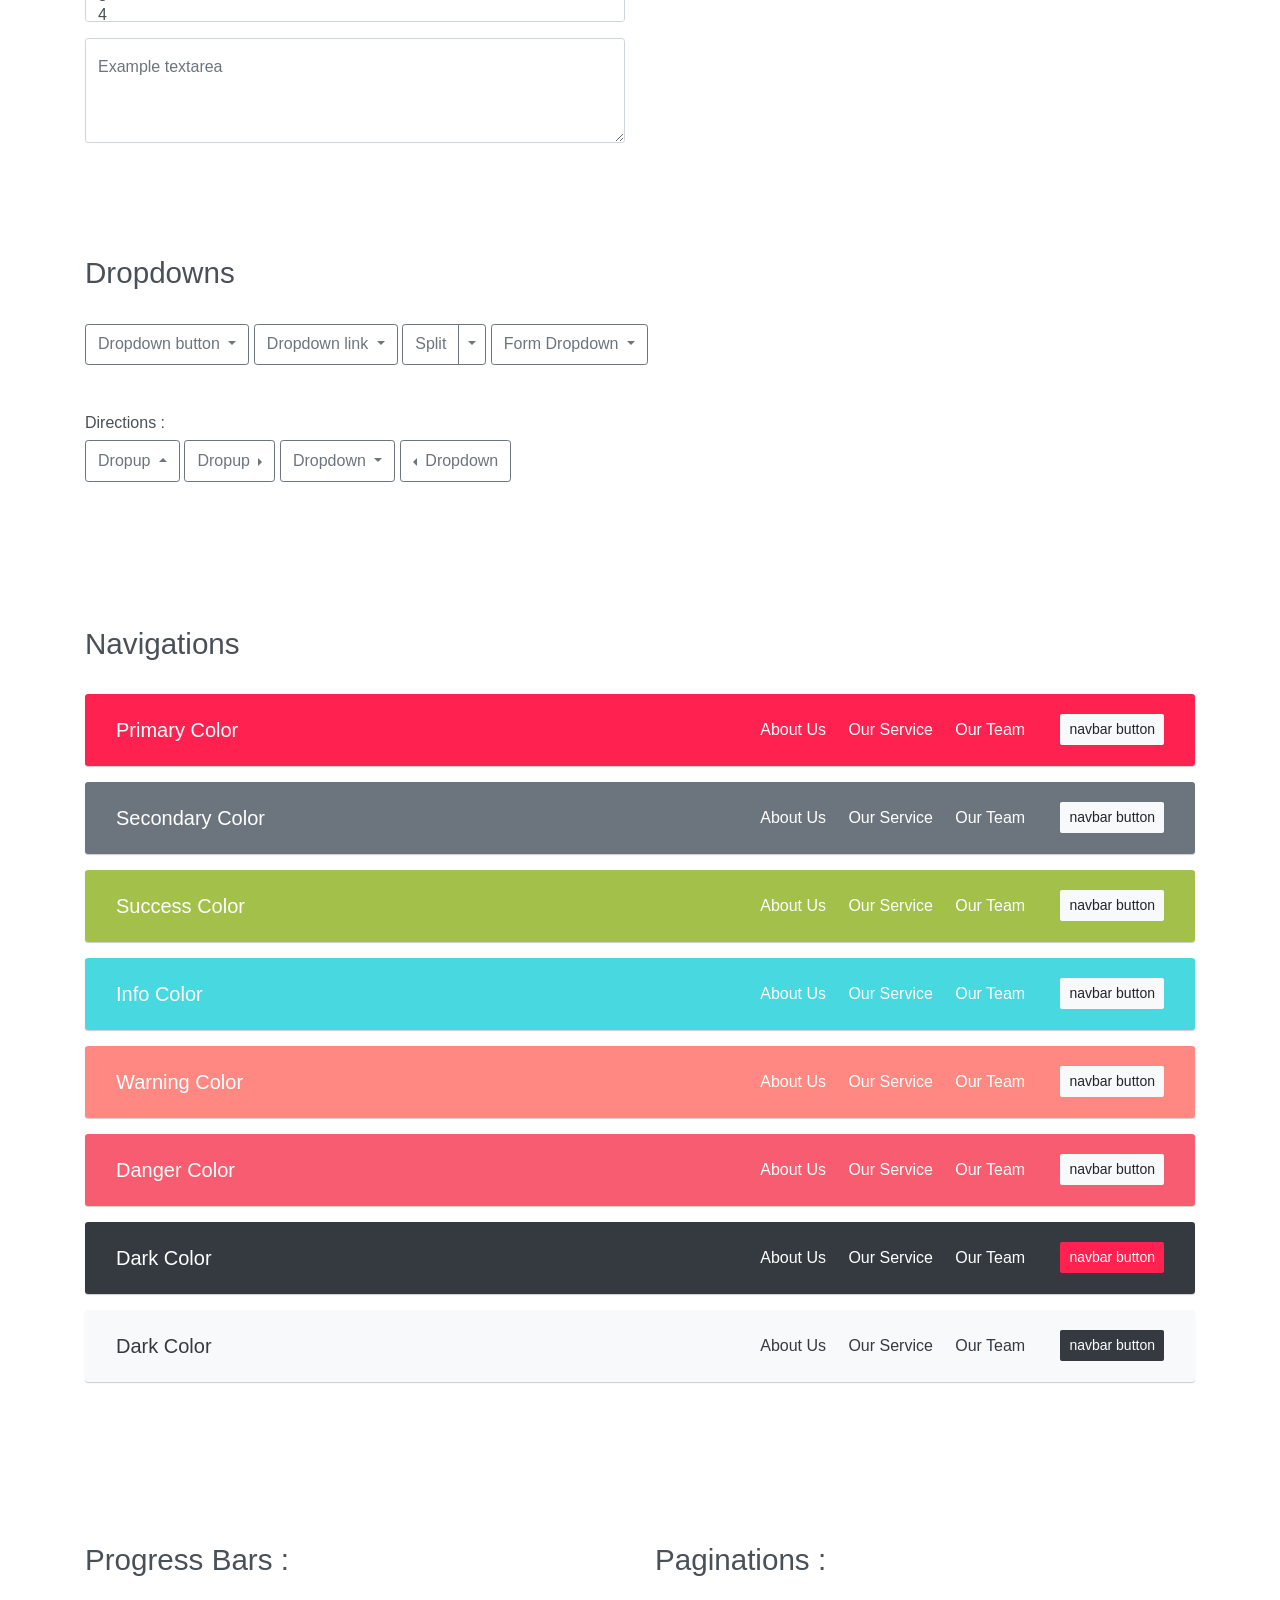
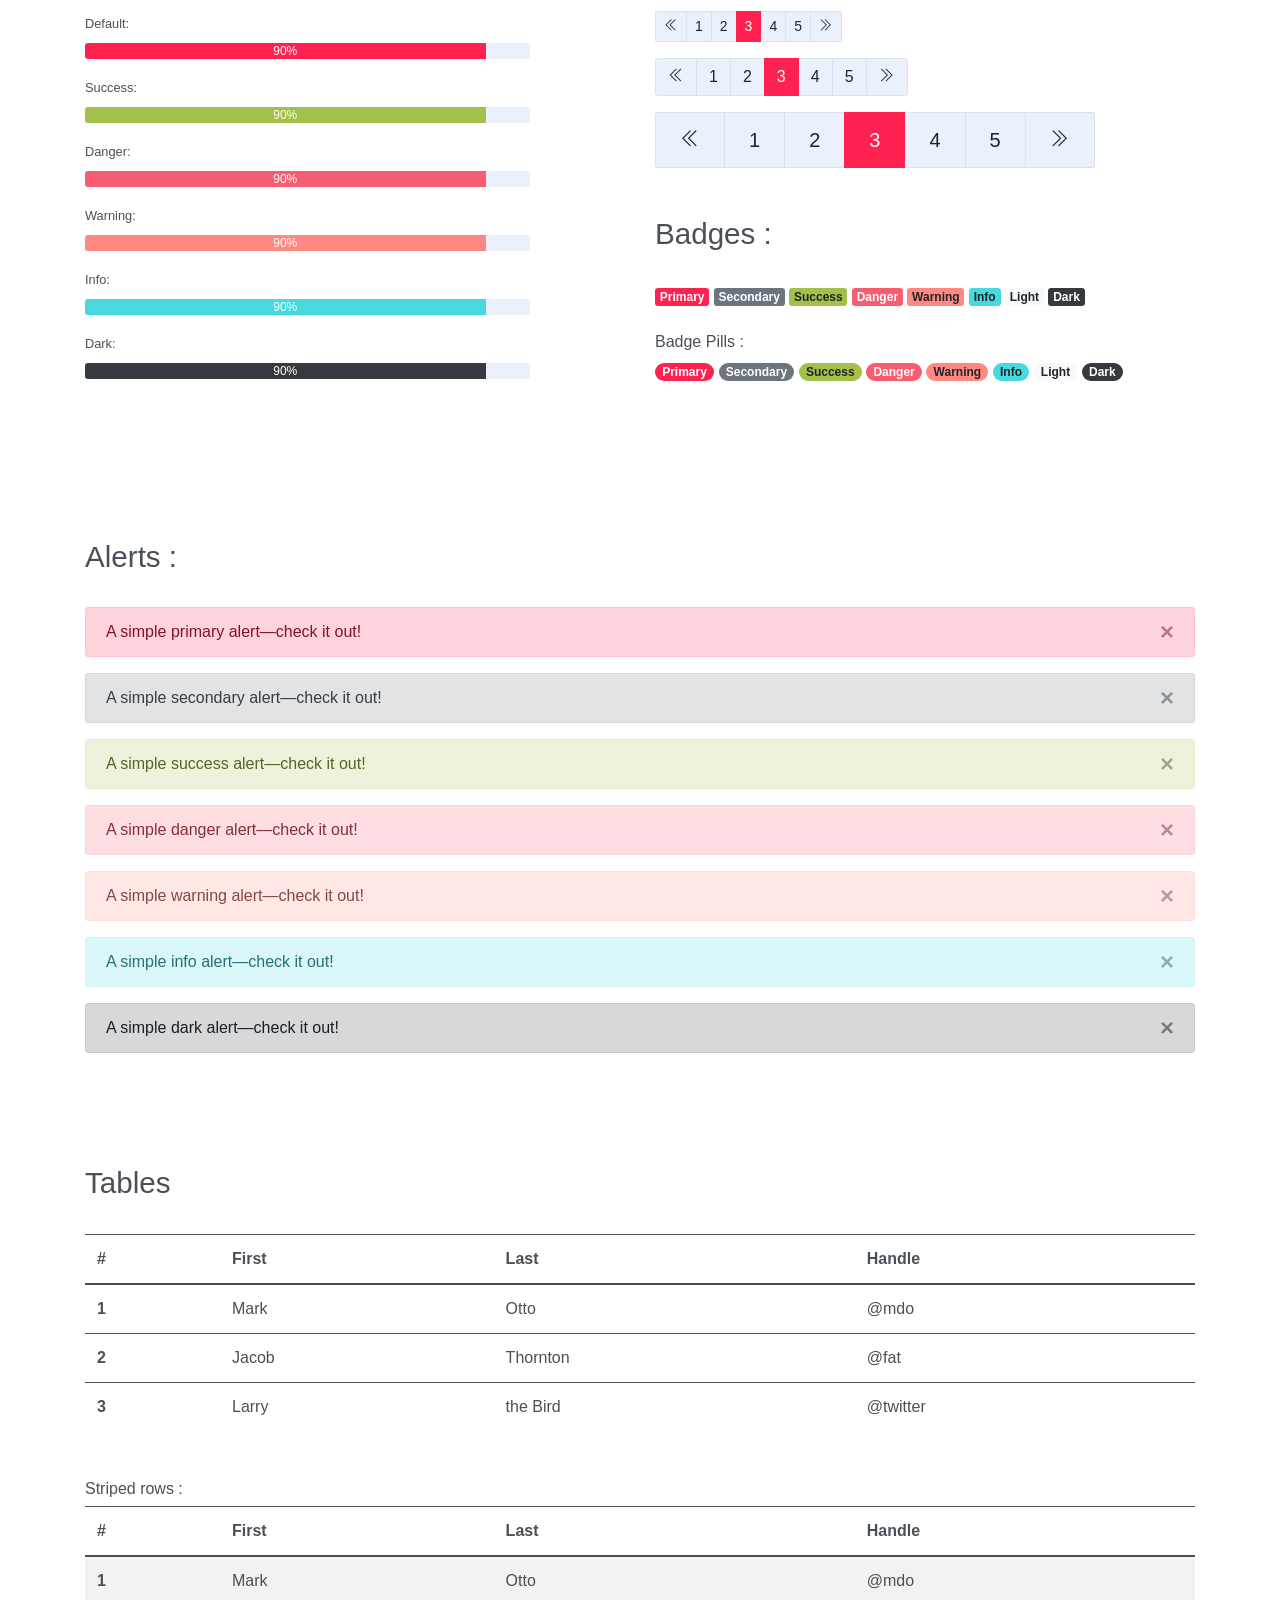
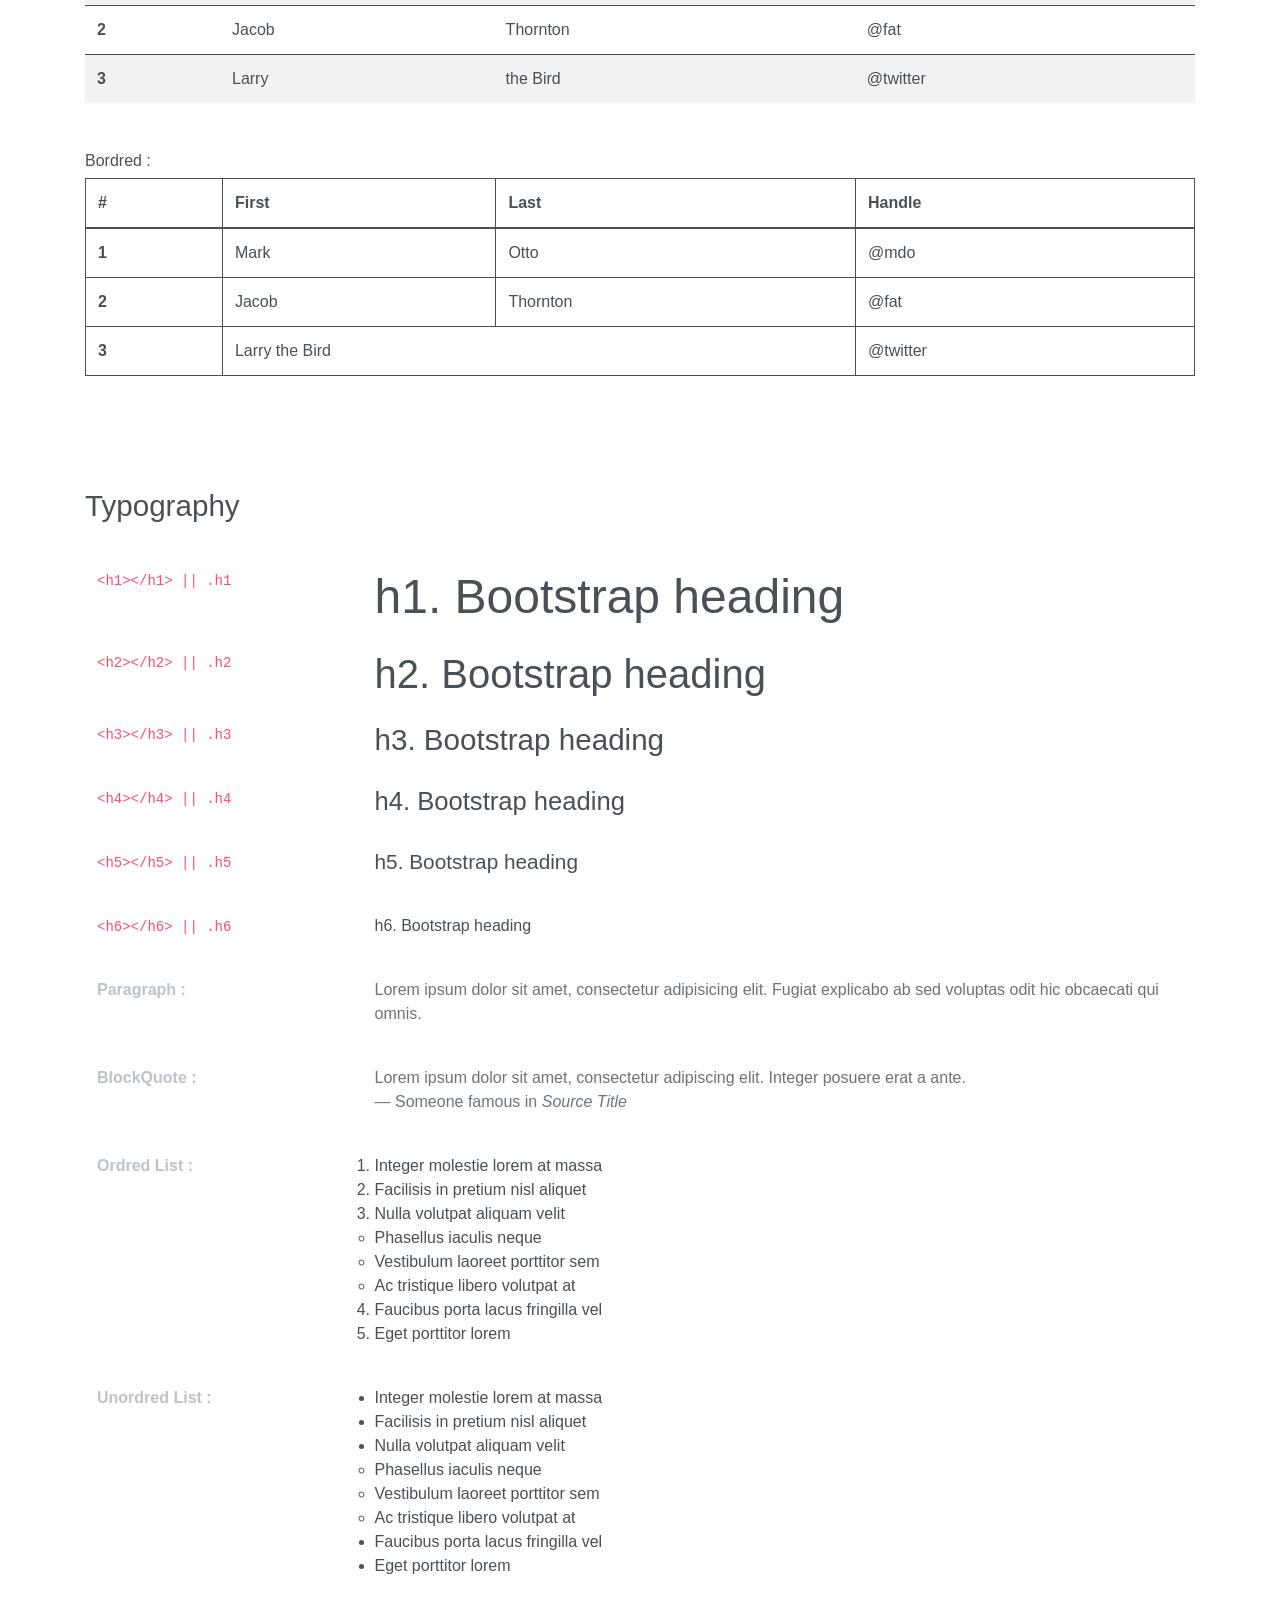
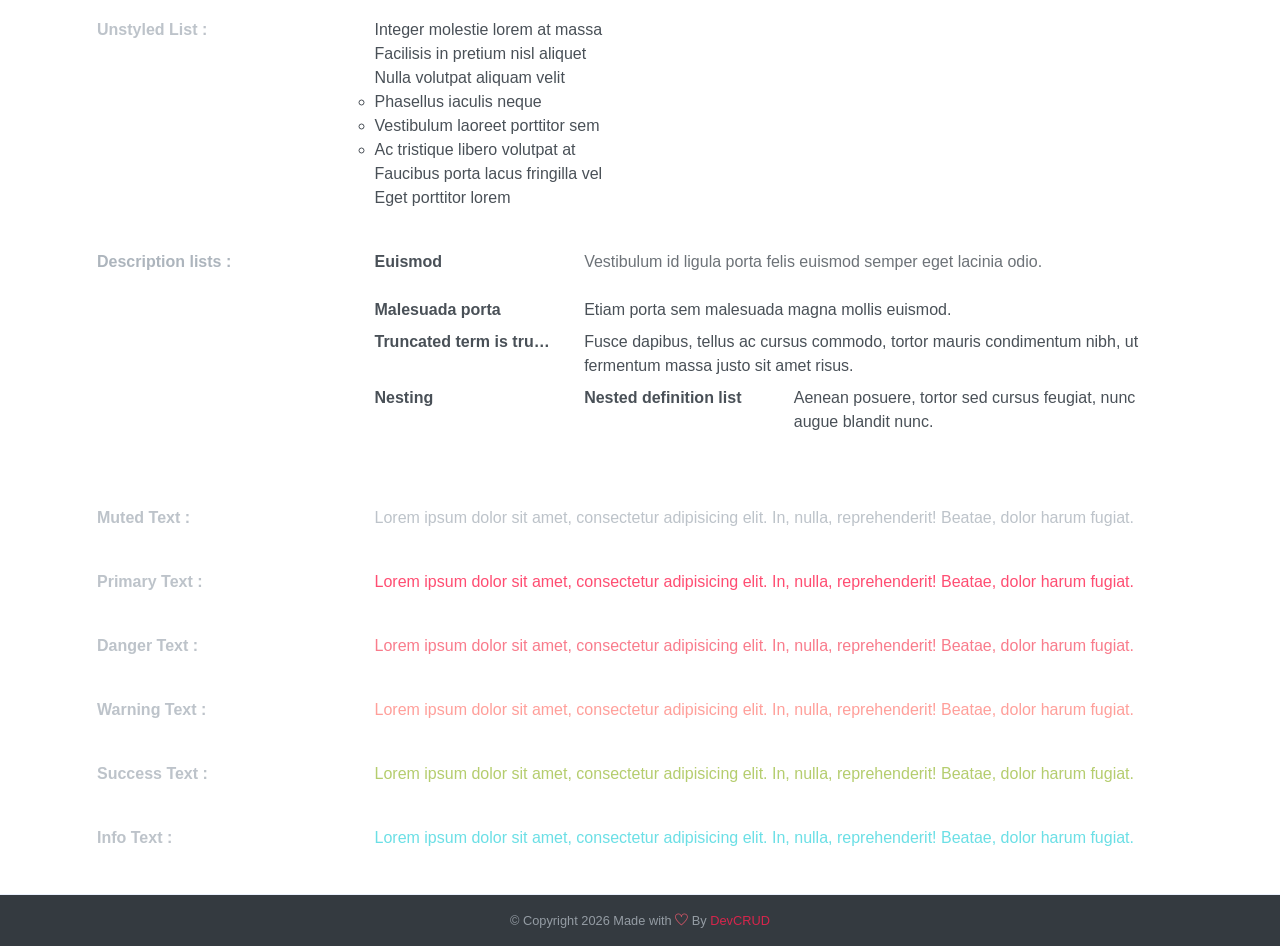
<file: components.html>
<!DOCTYPE html>
<html lang="en">
<head>
   <meta charset="utf-8">
    <meta name="viewport" content="width=device-width, initial-scale=1, shrink-to-fit=no">
    <meta name="description" content="Start your development with Creative Studio landing page.">
    <meta name="author" content="Devcrud">
    <title>Creative Studio | Components</title>

    <!-- font icons -->
    <link rel="stylesheet" href="assets/vendors/themify-icons/css/themify-icons.css">

    <!-- Bootstrap + Creative Studio main styles -->
   <link rel="stylesheet" href="assets/css/creative-studio.css">
</head>

<body class="dark-theme">

   <!-- Page Header -->
   <header class="header header-mini"> 
      <div class="header-title">Components</div> 
      <nav aria-label="breadcrumb">
         <ol class="breadcrumb">
            <li class="breadcrumb-item"><a href="index.html">Home</a></li>
            <li class="breadcrumb-item active" aria-current="page">Components</li>
         </ol>
      </nav>
   </header> <!-- End Of Page Header -->

   <!-- main content -->
   <div class="container">

      <!-- Buttons -->
      <h3 class="mt-5">Buttons</h3>
      <hr>
      <h6 class="section-secondary-title">Styles :</h6>
      <button class="btn btn-primary">Default</button>
      <button class="btn btn-outline-primary">outline</button>
      <button class="btn btn-primary rounded">Rounded</button>
      <button class="btn btn-primary rounded"><i class="ti-thumb-up pr-1"></i> With Icon</button>
      <button class="btn btn-primary circle"><i class="ti-heart"></i></button>

      <h6 class="section-secondary-title mt-5">Sizes :</h6>
      <button class="btn btn-primary btn-lg">Large</button>
      <button class="btn btn-primary ">Regular</button>
      <button class="btn btn-primary btn-sm">Small</button>
      <button class="btn btn-primary w-sm ml-3">w-sm</button>
      <button class="btn btn-primary w-md">w-md</button>
      <button class="btn btn-primary w-lg">w-lg</button>

      <h6 class="section-secondary-title mt-5">Colors :</h6>          
      <button type="button" class="btn btn-primary">Primary</button>
      <button type="button" class="btn btn-secondary">Secondary</button>
      <button type="button" class="btn btn-success">Success</button>
      <button type="button" class="btn btn-danger">Danger</button>
      <button type="button" class="btn btn-warning">Warning</button>
      <button type="button" class="btn btn-info">Info</button>
      <button type="button" class="btn btn-light">Light</button>
      <button type="button" class="btn btn-dark">Dark</button>

      <h6 class="section-secondary-title mt-5">Buttons Tags :</h6>
      <button class="btn btn-primary" type="submit">Button</button>
      <input class="btn btn-primary" type="button" value="Input">
      <input class="btn btn-primary" type="submit" value="Submit">
      <input class="btn btn-primary" type="reset" value="Reset">
      
      <!-- devider -->
      <div class="py-5"></div>

      <!-- Inputs -->
      <h3>Inputs</h3>
      <hr>
      <div class="row mt-5">
         <div class="col-md-6">
            <h6 class="section-secondary-title">Form controls :</h6>        
            <div class="form-group">
               <input type="email" class="form-control" id="exampleFormControlInput1" placeholder="Email address">
            </div>
            <div class="form-group">
               <input type="date" class="form-control" id="exampleFormControlInput1" placeholder="Date">
            </div>
            <div class="form-group">
               <input class="form-control" type="text" placeholder="Readonly input here…" readonly>
            </div>
            <div class="form-group">
               <input class="form-control" id="disabledInput" type="text" placeholder="Disabled input here..." disabled>
            </div>
            <div class="form-group">
               <select class="form-control" id="exampleFormControlSelect1">
                  <option>Example select</option>
                  <option>1</option>
                  <option>2</option>
                  <option>3</option>
                  <option>4</option>
                  <option>5</option>
               </select>
            </div>
            <div class="form-group">
               <select multiple class="form-control" id="exampleFormControlSelect2">
                  <option>Example multiple select</option>
                  <option>1</option>
                  <option>2</option>
                  <option>3</option>
                  <option>4</option>
                  <option>5</option>
               </select>
            </div>
            <div class="form-group">
               <textarea class="form-control" id="exampleFormControlTextarea1" rows="3" placeholder="Example textarea"></textarea>
            </div>
         </div>
         <div class="col-md-6">
            <h6 class="section-secondary-title">Sizes :</h6>    
            <div class="form-group">
               <input class="form-control form-control-lg" type="text" placeholder=".form-control-lg">             
            </div>
            <div class="form-group">
               <input class="form-control" type="text" placeholder="Default input">
            </div>
            <div class="form-group">
               <input class="form-control form-control-sm" type="text" placeholder=".form-control-sm"> 
            </div>
         </div>
      </div> <!-- end of inputs -->   

      <!-- devider -->
      <div class="py-5"></div>             

      <!-- Dropdowns -->
      <h3 class="components-section-title font-weight-normal">Dropdowns</h3>
      <hr>
      <div class="dropdown d-inline-block">
         <button class="btn btn-outline-secondary dropdown-toggle" type="button" id="dropdownMenuButton" data-toggle="dropdown" aria-haspopup="true" aria-expanded="false">
         Dropdown button
         </button>
         <div class="dropdown-menu" aria-labelledby="dropdownMenuButton">
         <a class="dropdown-item" href="#">Action</a>
         <a class="dropdown-item" href="#">Another action</a>
         <a class="dropdown-item" href="#">Something else here</a>
         </div>
      </div>
      <div class="dropdown d-inline-block">
         <a class="btn btn-outline-secondary dropdown-toggle" href="#" role="button" id="dropdownMenuLink" data-toggle="dropdown" aria-haspopup="true" aria-expanded="false">
            Dropdown link
         </a>
         <div class="dropdown-menu" aria-labelledby="dropdownMenuLink">
            <a class="dropdown-item" href="#">Action</a>
            <a class="dropdown-item" href="#">Another action</a>
            <a class="dropdown-item" href="#">Something else here</a>
         </div>
      </div>
      <div class="btn-group">
         <button type="button" class="btn btn-outline-secondary">Split</button>
         <button type="button" class="btn btn-outline-secondary dropdown-toggle dropdown-toggle-split" data-toggle="dropdown" aria-haspopup="true" aria-expanded="false">
         <span class="sr-only">Toggle Dropdown</span>
         </button>
         <div class="dropdown-menu">
            <a class="dropdown-item" href="#">Action</a>
            <a class="dropdown-item" href="#">Another action</a>
            <a class="dropdown-item" href="#">Something else here</a>
            <div class="dropdown-divider"></div>
            <a class="dropdown-item" href="#">Separated link</a>
         </div>
      </div>
      <div class="btn-group">
         <button class="btn btn-outline-secondary dropdown-toggle" type="button" id="dropdownMenuButton" data-toggle="dropdown" aria-haspopup="true" aria-expanded="false">
            Form Dropdown
         </button>
         <div class="dropdown-menu form">
            <form class="px-4 py-3">
               <div class="form-group">
                  <input type="email" class="form-control" id="exampleDropdownFormEmail1" placeholder="email@example.com">
               </div>
               <div class="form-group">
                  <input type="password" class="form-control" id="exampleDropdownFormPassword1" placeholder="Password">
               </div>
               <div class="form-check mb-3">
                  <input type="checkbox" class="form-check-input" id="dropdownCheck">
                  <label class="form-check-label" for="dropdownCheck">
                     Remember me
                  </label>
               </div>
               <button type="submit" class="btn btn-primary btn-block">Sign in</button>
            </form>
            <div class="dropdown-divider"></div>
            <a class="dropdown-item" href="#"><small>New around here? Sign up</small></a>
            <a class="dropdown-item" href="#"><small>Forgot password?</small></a>
         </div>
      </div>       
      <h6 class="section-secondary-title mt-5">Directions :</h6>  
      <div class="btn-group dropup">
         <button type="button" class="btn btn-outline-secondary dropdown-toggle" data-toggle="dropdown" aria-haspopup="true" aria-expanded="false">
            Dropup
         </button>
         <div class="dropdown-menu">
            <a class="dropdown-item" href="#">Action</a>
            <a class="dropdown-item" href="#">Another action</a>
            <a class="dropdown-item" href="#">Something else here</a>
            <div class="dropdown-divider"></div>
            <a class="dropdown-item" href="#">Separated link</a>
         </div>
      </div>
      <div class="btn-group dropright">
         <button type="button" class="btn btn-outline-secondary dropdown-toggle" data-toggle="dropdown" aria-haspopup="true" aria-expanded="false">
            Dropup
         </button>
         <div class="dropdown-menu">
            <a class="dropdown-item" href="#">Action</a>
            <a class="dropdown-item" href="#">Another action</a>
            <a class="dropdown-item" href="#">Something else here</a>
            <div class="dropdown-divider"></div>
            <a class="dropdown-item" href="#">Separated link</a>
         </div>
      </div>
      <div class="btn-group">
         <button type="button" class="btn btn-outline-secondary dropdown-toggle" data-toggle="dropdown" aria-haspopup="true" aria-expanded="false">
            Dropdown
         </button>
         <div class="dropdown-menu">
            <a class="dropdown-item" href="#">Action</a>
            <a class="dropdown-item" href="#">Another action</a>
            <a class="dropdown-item" href="#">Something else here</a>
            <div class="dropdown-divider"></div>
            <a class="dropdown-item" href="#">Separated link</a>
         </div>
      </div>
      <div class="btn-group dropleft">
         <button type="button" class="btn btn-outline-secondary dropdown-toggle" data-toggle="dropdown" aria-haspopup="true" aria-expanded="false">
            Dropdown
         </button>
         <div class="dropdown-menu">
            <a class="dropdown-item" href="#">Action</a>
            <a class="dropdown-item" href="#">Another action</a>
            <a class="dropdown-item" href="#">Something else here</a>
            <div class="dropdown-divider"></div>
            <a class="dropdown-item" href="#">Separated link</a>
         </div>
      </div> <!-- end of Dropdowns -->  

      <!-- devider -->
      <div class="py-5"></div>   

      <!-- navbars -->
      <h3 class="components-section-title font-weight-normal mt-5">Navigations</h3>
      <hr>
      <nav class="navbar navbar-expand-sm navbar-dark bg-primary rounded shadow mb-3">
         <div class="container">
            <a class="navbar-brand" href="#">Primary Color</a>
            <button class="navbar-toggler ml-auto" type="button" data-toggle="collapse" data-target="#navbarSupportedContent" aria-controls="navbarSupportedContent" aria-expanded="false" aria-label="Toggle navigation">
            <span class="navbar-toggler-icon"></span>
            </button>
            <div class="collapse navbar-collapse" id="navbarSupportedContent">
               <ul class="navbar-nav ml-auto"> 
                  <li class="nav-item">
                     <a class="nav-link" href="#about">About Us</a>
                  </li>
                  <li class="nav-item">
                     <a class="nav-link" href="#service">Our Service</a>
                  </li>
                  <li class="nav-item">
                     <a class="nav-link" href="#team">Our Team</a>
                  </li>
                  <li class="nav-item">
                     <a href="#book-table" class="ml-4 mt-1 btn btn-light btn-sm">navbar button</a>
                  </li>
               </ul>                       
            </div>
         </div>
      </nav>
      <nav class="navbar navbar-expand-sm navbar-dark bg-secondary rounded shadow mb-3">
         <div class="container">
            <a class="navbar-brand" href="#">Secondary Color</a>
            <button class="navbar-toggler ml-auto" type="button" data-toggle="collapse" data-target="#navbarSupportedContent" aria-controls="navbarSupportedContent" aria-expanded="false" aria-label="Toggle navigation">
            <span class="navbar-toggler-icon"></span>
            </button>
            <div class="collapse navbar-collapse" id="navbarSupportedContent">
               <ul class="navbar-nav ml-auto"> 
                  <li class="nav-item">
                     <a class="nav-link" href="#about">About Us</a>
                  </li>
                  <li class="nav-item">
                     <a class="nav-link" href="#service">Our Service</a>
                  </li>
                  <li class="nav-item">
                     <a class="nav-link" href="#team">Our Team</a>
                  </li>
                  <li class="nav-item">
                     <a href="#book-table" class="ml-4 mt-1 btn btn-light btn-sm">navbar button</a>
                  </li>
               </ul>                       
            </div>
         </div>
      </nav>
      <nav class="navbar navbar-expand-sm navbar-dark bg-success rounded shadow mb-3">
         <div class="container">
            <a class="navbar-brand" href="#">Success Color</a>
            <button class="navbar-toggler ml-auto" type="button" data-toggle="collapse" data-target="#navbarSupportedContent" aria-controls="navbarSupportedContent" aria-expanded="false" aria-label="Toggle navigation">
            <span class="navbar-toggler-icon"></span>
            </button>
            <div class="collapse navbar-collapse" id="navbarSupportedContent">
               <ul class="navbar-nav ml-auto"> 
                  <li class="nav-item">
                     <a class="nav-link" href="#about">About Us</a>
                  </li>
                  <li class="nav-item">
                     <a class="nav-link" href="#service">Our Service</a>
                  </li>
                  <li class="nav-item">
                     <a class="nav-link" href="#team">Our Team</a>
                  </li>
                  <li class="nav-item">
                     <a href="#book-table" class="ml-4 mt-1 btn btn-light btn-sm">navbar button</a>
                  </li>
               </ul>                       
            </div>
         </div>
      </nav>
      <nav class="navbar navbar-expand-sm navbar-dark bg-info rounded shadow mb-3">
         <div class="container">
            <a class="navbar-brand" href="#">Info Color</a>
            <button class="navbar-toggler ml-auto" type="button" data-toggle="collapse" data-target="#navbarSupportedContent" aria-controls="navbarSupportedContent" aria-expanded="false" aria-label="Toggle navigation">
            <span class="navbar-toggler-icon"></span>
            </button>
            <div class="collapse navbar-collapse" id="navbarSupportedContent">
               <ul class="navbar-nav ml-auto"> 
                  <li class="nav-item">
                     <a class="nav-link" href="#about">About Us</a>
                  </li>
                  <li class="nav-item">
                     <a class="nav-link" href="#service">Our Service</a>
                  </li>
                  <li class="nav-item">
                     <a class="nav-link" href="#team">Our Team</a>
                  </li>
                  <li class="nav-item">
                     <a href="#book-table" class="ml-4 mt-1 btn btn-light btn-sm">navbar button</a>
                  </li>
               </ul>                       
            </div>
         </div>
      </nav>
      <nav class="navbar navbar-expand-sm navbar-dark bg-warning rounded shadow mb-3">
         <div class="container">
            <a class="navbar-brand" href="#">Warning Color</a>
            <button class="navbar-toggler ml-auto" type="button" data-toggle="collapse" data-target="#navbarSupportedContent" aria-controls="navbarSupportedContent" aria-expanded="false" aria-label="Toggle navigation">
            <span class="navbar-toggler-icon"></span>
            </button>
            <div class="collapse navbar-collapse" id="navbarSupportedContent">
               <ul class="navbar-nav ml-auto"> 
                  <li class="nav-item">
                     <a class="nav-link" href="#about">About Us</a>
                  </li>
                  <li class="nav-item">
                     <a class="nav-link" href="#service">Our Service</a>
                  </li>
                  <li class="nav-item">
                     <a class="nav-link" href="#team">Our Team</a>
                  </li>
                  <li class="nav-item">
                     <a href="#book-table" class="ml-4 mt-1 btn btn-light btn-sm">navbar button</a>
                  </li>
               </ul>                       
            </div>
         </div>
      </nav>
      <nav class="navbar navbar-expand-sm navbar-dark bg-danger rounded shadow mb-3">
         <div class="container">
            <a class="navbar-brand" href="#">Danger Color</a>
            <button class="navbar-toggler ml-auto" type="button" data-toggle="collapse" data-target="#navbarSupportedContent" aria-controls="navbarSupportedContent" aria-expanded="false" aria-label="Toggle navigation">
            <span class="navbar-toggler-icon"></span>
            </button>
            <div class="collapse navbar-collapse" id="navbarSupportedContent">
               <ul class="navbar-nav ml-auto"> 
                  <li class="nav-item">
                     <a class="nav-link" href="#about">About Us</a>
                  </li>
                  <li class="nav-item">
                     <a class="nav-link" href="#service">Our Service</a>
                  </li>
                  <li class="nav-item">
                     <a class="nav-link" href="#team">Our Team</a>
                  </li>
                  <li class="nav-item">
                     <a href="#book-table" class="ml-4 mt-1 btn btn-light btn-sm">navbar button</a>
                  </li>
               </ul>                       
            </div>
         </div>
      </nav>
      <nav class="navbar navbar-expand-sm navbar-dark bg-dark rounded shadow mb-3">
         <div class="container">
            <a class="navbar-brand" href="#">Dark Color</a>
            <button class="navbar-toggler ml-auto" type="button" data-toggle="collapse" data-target="#navbarSupportedContent" aria-controls="navbarSupportedContent" aria-expanded="false" aria-label="Toggle navigation">
            <span class="navbar-toggler-icon"></span>
            </button>
            <div class="collapse navbar-collapse" id="navbarSupportedContent">
               <ul class="navbar-nav ml-auto"> 
                  <li class="nav-item">
                     <a class="nav-link" href="#about">About Us</a>
                  </li>
                  <li class="nav-item">
                     <a class="nav-link" href="#service">Our Service</a>
                  </li>
                  <li class="nav-item">
                     <a class="nav-link" href="#team">Our Team</a>
                  </li>
                  <li class="nav-item">
                     <a href="#book-table" class="ml-4 mt-1 btn btn-primary btn-sm">navbar button</a>
                  </li>
               </ul>                       
            </div>
         </div>
      </nav>
      <nav class="navbar navbar-expand-sm navbar-light bg-light rounded shadow mb-3">
         <div class="container">
            <a class="navbar-brand" href="#">Dark Color</a>
            <button class="navbar-toggler ml-auto" type="button" data-toggle="collapse" data-target="#navbarSupportedContent" aria-controls="navbarSupportedContent" aria-expanded="false" aria-label="Toggle navigation">
            <span class="navbar-toggler-icon"></span>
            </button>
            <div class="collapse navbar-collapse" id="navbarSupportedContent">
               <ul class="navbar-nav ml-auto"> 
                  <li class="nav-item">
                     <a class="nav-link" href="#about">About Us</a>
                  </li>
                  <li class="nav-item">
                     <a class="nav-link" href="#service">Our Service</a>
                  </li>
                  <li class="nav-item">
                     <a class="nav-link" href="#team">Our Team</a>
                  </li>
                  <li class="nav-item">
                     <a href="#book-table" class="ml-4 mt-1 btn btn-dark btn-sm">navbar button</a>
                  </li>
               </ul>                       
            </div>
         </div>
      </nav>
      <!-- End of navbars -->

      <!-- devider -->
      <div class="py-5"></div>   
      
      <!-- progress bars -->
      <div class="row justify-content-between">
         <div class="col-md-5">
            <h3 class="components-section-title font-weight-normal mt-5">Progress Bars :</h3>
            <hr>
            <small>Default: </small>
            <div class="progress mt-2 mb-3">
               <div class="progress-bar" role="progressbar" style="width: 90%" aria-valuenow="25" aria-valuemin="0" aria-valuemax="100"><span>90%</span></div>
            </div>
            <small>Success:</small>
            <div class="progress mt-2 mb-3">
               <div class="progress-bar bg-success" role="progressbar" style="width: 90%" aria-valuenow="25" aria-valuemin="0" aria-valuemax="100"><span>90%</span></div>
            </div>
            <small>Danger:</small>
            <div class="progress mt-2 mb-3">
               <div class="progress-bar bg-danger" role="progressbar" style="width: 90%" aria-valuenow="25" aria-valuemin="0" aria-valuemax="100"><span>90%</span></div>
            </div>
            <small>Warning:</small>
            <div class="progress mt-2 mb-3">
               <div class="progress-bar bg-warning" role="progressbar" style="width: 90%" aria-valuenow="25" aria-valuemin="0" aria-valuemax="100"><span>90%</span></div>
            </div>
            <small>Info:</small>
            <div class="progress mt-2 mb-3">
               <div class="progress-bar bg-info" role="progressbar" style="width: 90%" aria-valuenow="25" aria-valuemin="0" aria-valuemax="100"><span>90%</span></div>
            </div>
            <small>Dark:</small>
            <div class="progress mt-2 mb-3">
               <div class="progress-bar bg-dark" role="progressbar" style="width: 90%" aria-valuenow="25" aria-valuemin="0" aria-valuemax="100"><span>90%</span></div>
            </div>
         </div>
         <div class="col-md-6">
            <h3 class="components-section-title font-weight-normal mt-5">Paginations :</h3>
            <hr>
            <nav aria-label="Page navigation example">
               <ul class="pagination pagination-sm">
                  <li class="page-item"><a class="page-link" href="#"><i class="ti-angle-double-left"></i></a></li>
                  <li class="page-item"><a class="page-link" href="#">1</a></li>
                  <li class="page-item"><a class="page-link" href="#">2</a></li>
                  <li class="page-item active"><a class="page-link" href="#">3</a></li>
                  <li class="page-item"><a class="page-link" href="#">4</a></li>
                  <li class="page-item"><a class="page-link" href="#">5</a></li>
                  <li class="page-item"><a class="page-link" href="#"><i class="ti-angle-double-right"></i></a></li>
               </ul>
            </nav>
            <nav aria-label="Page navigation example">
               <ul class="pagination">
               <li class="page-item"><a class="page-link" href="#"><i class="ti-angle-double-left"></i></a></li>
                  <li class="page-item"><a class="page-link" href="#">1</a></li>
                  <li class="page-item"><a class="page-link" href="#">2</a></li>
                  <li class="page-item active"><a class="page-link" href="#">3</a></li>
                  <li class="page-item"><a class="page-link" href="#">4</a></li>
                  <li class="page-item"><a class="page-link" href="#">5</a></li>
                  <li class="page-item"><a class="page-link" href="#"><i class="ti-angle-double-right"></i></a></li>
               </ul>
            </nav>
            <nav aria-label="Page navigation example">
               <ul class="pagination pagination-lg">
                  <li class="page-item"><a class="page-link" href="#"><i class="ti-angle-double-left"></i></a></li>
                  <li class="page-item"><a class="page-link" href="#">1</a></li>
                  <li class="page-item"><a class="page-link" href="#">2</a></li>
                  <li class="page-item active"><a class="page-link" href="#">3</a></li>
                  <li class="page-item"><a class="page-link" href="#">4</a></li>
                  <li class="page-item"><a class="page-link" href="#">5</a></li>
                  <li class="page-item"><a class="page-link" href="#"><i class="ti-angle-double-right"></i></a></li>
               </ul>
            </nav>

            <!-- Badges -->
            <h3 class="components-section-title font-weight-normal mt-5">Badges :</h3>
            <hr>
            <span class="badge badge-primary">Primary</span>
            <span class="badge badge-secondary">Secondary</span>
            <span class="badge badge-success">Success</span>
            <span class="badge badge-danger">Danger</span>
            <span class="badge badge-warning">Warning</span>
            <span class="badge badge-info">Info</span>
            <span class="badge badge-light">Light</span>
            <span class="badge badge-dark">Dark</span>
            <h6 class="section-secondary-title mt-4 mb-2">Badge Pills :</h6>
            <span class="badge badge-pill badge-primary">Primary</span>
            <span class="badge badge-pill badge-secondary">Secondary</span>
            <span class="badge badge-pill badge-success">Success</span>
            <span class="badge badge-pill badge-danger">Danger</span>
            <span class="badge badge-pill badge-warning">Warning</span>
            <span class="badge badge-pill badge-info">Info</span>
            <span class="badge badge-pill badge-light">Light</span>
            <span class="badge badge-pill badge-dark">Dark</span>
         </div>
      </div> <!-- End of Progress bars -->

      <!-- devider -->
      <div class="py-5"></div>  

      <!-- Alerts -->
      <h3 class="components-section-title font-weight-normal mt-5">Alerts :</h3>
      <hr>
      <div class="alert alert-primary alert-dismissible fade show" role="alert">
         A simple primary alert—check it out!
         <button type="button" class="close" data-dismiss="alert" aria-label="Close">
            <span aria-hidden="true">&times;</span>
         </button>
      </div>
      <div class="alert alert-secondary alert-dismissible fade show" role="alert">
         A simple secondary alert—check it out!
         <button type="button" class="close" data-dismiss="alert" aria-label="Close">
            <span aria-hidden="true">&times;</span>
         </button>
      </div>
      <div class="alert alert-success alert-dismissible fade show" role="alert">
         A simple success alert—check it out!
         <button type="button" class="close" data-dismiss="alert" aria-label="Close">
            <span aria-hidden="true">&times;</span>
         </button>
      </div>
      <div class="alert alert-danger alert-dismissible fade show" role="alert">
         A simple danger alert—check it out!
         <button type="button" class="close" data-dismiss="alert" aria-label="Close">
            <span aria-hidden="true">&times;</span>
         </button>
      </div>
      <div class="alert alert-warning alert-dismissible fade show" role="alert">
         A simple warning alert—check it out!
         <button type="button" class="close" data-dismiss="alert" aria-label="Close">
            <span aria-hidden="true">&times;</span>
         </button>
      </div>
      <div class="alert alert-info alert-dismissible fade show" role="alert">
         A simple info alert—check it out!
         <button type="button" class="close" data-dismiss="alert" aria-label="Close">
            <span aria-hidden="true">&times;</span>
         </button>
      </div>
      <div class="alert alert-dark alert-dismissible fade show" role="alert">
         A simple dark alert—check it out!
         <button type="button" class="close" data-dismiss="alert" aria-label="Close">
            <span aria-hidden="true">&times;</span>
         </button>
      </div>
      <!-- end of alerts -->

      <!-- devider -->
      <div class="py-5"></div> 
   
      <!-- tables -->
      <h3 class="components-section-title">Tables</h3>
      <hr>
      <table class="table">
         <thead>
            <tr>
               <th scope="col">#</th>
               <th scope="col">First</th>
               <th scope="col">Last</th>
               <th scope="col">Handle</th>
            </tr>
         </thead>
         <tbody>
            <tr>
               <th scope="row">1</th>
               <td>Mark</td>
               <td>Otto</td>
               <td>@mdo</td>
            </tr>
            <tr>
               <th scope="row">2</th>
               <td>Jacob</td>
               <td>Thornton</td>
               <td>@fat</td>
            </tr>
            <tr>
               <th scope="row">3</th>
               <td>Larry</td>
               <td>the Bird</td>
               <td>@twitter</td>
            </tr>
         </tbody>
      </table>

      <h6 class="section-secondary-title mt-5">Striped rows :</h6>
      <table class="table table-striped">
         <thead>
            <tr>
               <th scope="col">#</th>
               <th scope="col">First</th>
               <th scope="col">Last</th>
               <th scope="col">Handle</th>
            </tr>
         </thead>
         <tbody>
            <tr>
               <th scope="row">1</th>
               <td>Mark</td>
               <td>Otto</td>
               <td>@mdo</td>
            </tr>
            <tr>
               <th scope="row">2</th>
               <td>Jacob</td>
               <td>Thornton</td>
               <td>@fat</td>
            </tr>
            <tr>
               <th scope="row">3</th>
               <td>Larry</td>
               <td>the Bird</td>
               <td>@twitter</td>
            </tr>
         </tbody>
      </table>

      <h6 class="section-secondary-title mt-5">Bordred :</h6>
      <table class="table table-bordered">
         <thead>
            <tr>
               <th scope="col">#</th>
               <th scope="col">First</th>
               <th scope="col">Last</th>
               <th scope="col">Handle</th>
            </tr>
         </thead>
         <tbody>
            <tr>
               <th scope="row">1</th>
               <td>Mark</td>
               <td>Otto</td>
               <td>@mdo</td>
            </tr>
            <tr>
               <th scope="row">2</th>
               <td>Jacob</td>
               <td>Thornton</td>
               <td>@fat</td>
            </tr>
            <tr>
               <th scope="row">3</th>
               <td colspan="2">Larry the Bird</td>
               <td>@twitter</td>
            </tr>
         </tbody>
      </table>
      <!-- end of tables -->

      <!-- devider -->
      <div class="py-5"></div> 

      <!-- typography -->
      <h3 class="components-section-title">Typography</h3>
      <hr>
      
      <table class="table table-borderless v-align-center">
         <tbody>
            <tr>
               <td>
                  <p><code class="highlighter-rouge">&lt;h1&gt;&lt;/h1&gt; || .h1</code></p>
               </td>
               <td class="w-75"><span class="h1">h1. Bootstrap heading</span></td>
            </tr>
            <tr>
               <td>
                  <p><code class="highlighter-rouge">&lt;h2&gt;&lt;/h2&gt; || .h2</code></p>
               </td>
               <td><span class="h2">h2. Bootstrap heading</span></td>
            </tr>
            <tr>
               <td>
                  <p><code class="highlighter-rouge">&lt;h3&gt;&lt;/h3&gt; || .h3</code></p>
               </td>
               <td><span class="h3">h3. Bootstrap heading</span></td>
            </tr>
            <tr>
               <td>
                  <p><code class="highlighter-rouge">&lt;h4&gt;&lt;/h4&gt; || .h4</code></p>
               </td>
               <td><span class="h4">h4. Bootstrap heading</span></td>
            </tr>
            <tr>
               <td>
                  <p><code class="highlighter-rouge">&lt;h5&gt;&lt;/h5&gt; || .h5</code></p>
               </td>
               <td><span class="h5">h5. Bootstrap heading</span></td>
            </tr>
            <tr>
               <td>
                  <p><code class="highlighter-rouge">&lt;h6&gt;&lt;/h6&gt; || .h6</code></p>
               </td>
               <td><span class="h6">h6. Bootstrap heading</span></td>
            </tr>
            <tr>
               <td>
                  <p class="font-weight-bold text-muted">Paragraph :</p>
               </td>
               <td><p>Lorem ipsum dolor sit amet, consectetur adipisicing elit. Fugiat explicabo ab sed voluptas odit hic obcaecati qui omnis.</p></td>
            </tr>
            <tr>
               <td>
                  <p class="font-weight-bold text-muted">BlockQuote :</p>
               </td>
               <td>
                  <blockquote class="blockquote">
                     <p class="mb-0">Lorem ipsum dolor sit amet, consectetur adipiscing elit. Integer posuere erat a ante.</p>
                     <footer class="blockquote-footer">Someone famous in <cite title="Source Title">Source Title</cite></footer>
                  </blockquote>
               </td>
            </tr>

           
            <tr>
               <td><p class="font-weight-bold text-muted">Ordred List :</p></td>
               <td>
                  <ol>
                     <li>Integer molestie lorem at massa</li>
                     <li>Facilisis in pretium nisl aliquet</li>
                     <li>Nulla volutpat aliquam velit
                        <ul>
                           <li>Phasellus iaculis neque</li>
                           <li>Vestibulum laoreet porttitor sem</li>
                           <li>Ac tristique libero volutpat at</li>
                        </ul>
                     </li>
                     <li>Faucibus porta lacus fringilla vel</li>
                     <li>Eget porttitor lorem</li>
                  </ol>
               </td>
            </tr>
            <tr>
               <td><p class="font-weight-bold text-muted">Unordred List :</p></td>
               <td>
                  <ul >
                     <li>Integer molestie lorem at massa</li>
                     <li>Facilisis in pretium nisl aliquet</li>
                     <li>Nulla volutpat aliquam velit
                        <ul>
                           <li>Phasellus iaculis neque</li>
                           <li>Vestibulum laoreet porttitor sem</li>
                           <li>Ac tristique libero volutpat at</li>
                        </ul>
                     </li>
                     <li>Faucibus porta lacus fringilla vel</li>
                     <li>Eget porttitor lorem</li>
                  </ul>
               </td>
            </tr>
            <tr>
               <td><p class="font-weight-bold text-muted">Unstyled List :</p></td>
               <td>
                  <ul class="list-unstyled">
                     <li>Integer molestie lorem at massa</li>
                     <li>Facilisis in pretium nisl aliquet</li>
                     <li>Nulla volutpat aliquam velit
                        <ul>
                           <li>Phasellus iaculis neque</li>
                           <li>Vestibulum laoreet porttitor sem</li>
                           <li>Ac tristique libero volutpat at</li>
                        </ul>
                     </li>
                     <li>Faucibus porta lacus fringilla vel</li>
                     <li>Eget porttitor lorem</li>
                  </ul>
               </td>
            </tr>
            <tr>
               <td class="font-weight-bold text-muted">Description lists : </td>
               <td>
                  <dl class="row">
                     <dt class="col-sm-3">Euismod</dt>
                     <dd class="col-sm-9">
                        <p>Vestibulum id ligula porta felis euismod semper eget lacinia odio.</p>
                     </dd>

                     <dt class="col-sm-3">Malesuada porta</dt>
                     <dd class="col-sm-9">Etiam porta sem malesuada magna mollis euismod.</dd>

                     <dt class="col-sm-3 text-truncate">Truncated term is truncated</dt>
                     <dd class="col-sm-9">Fusce dapibus, tellus ac cursus commodo, tortor mauris condimentum nibh, ut fermentum massa justo sit amet risus.</dd>

                     <dt class="col-sm-3">Nesting</dt>
                     <dd class="col-sm-9">
                        <dl class="row">
                           <dt class="col-sm-4">Nested definition list</dt>
                           <dd class="col-sm-8">Aenean posuere, tortor sed cursus feugiat, nunc augue blandit nunc.</dd>
                        </dl>
                     </dd>
                  </dl>
               </td>
            </tr>
            <tr>
               <td>
                  <p class="font-weight-bold text-muted">Muted Text :</p>
               </td>
               <td>
                  <p class="text-muted">Lorem ipsum dolor sit amet, consectetur adipisicing elit. In, nulla, reprehenderit! Beatae, dolor harum fugiat.</p>
               </td>
            </tr>
            <tr>
               <td>
                  <p class="font-weight-bold text-muted">Primary Text :</p>
               </td>
               <td>
                  <p class="text-primary">Lorem ipsum dolor sit amet, consectetur adipisicing elit. In, nulla, reprehenderit! Beatae, dolor harum fugiat.</p>
               </td>
            </tr>
            <tr>
               <td>
                  <p class="font-weight-bold text-muted">Danger Text :</p>
               </td>
               <td>
                  <p class="text-danger">Lorem ipsum dolor sit amet, consectetur adipisicing elit. In, nulla, reprehenderit! Beatae, dolor harum fugiat.</p>
               </td>
            </tr>
            <tr>
               <td>
                  <p class="font-weight-bold text-muted">Warning Text :</p>
               </td>
               <td>
                  <p class="text-warning">Lorem ipsum dolor sit amet, consectetur adipisicing elit. In, nulla, reprehenderit! Beatae, dolor harum fugiat.</p>
               </td>
            </tr>
            <tr>
               <td>
                  <p class="font-weight-bold text-muted">Success Text :</p>
               </td>
               <td>
                  <p class="text-success">Lorem ipsum dolor sit amet, consectetur adipisicing elit. In, nulla, reprehenderit! Beatae, dolor harum fugiat.</p>
               </td>
            </tr>
            <tr>
               <td>
                  <p class="font-weight-bold text-muted">Info Text :</p>
               </td>
               <td>
                  <p class="text-info">Lorem ipsum dolor sit amet, consectetur adipisicing elit. In, nulla, reprehenderit! Beatae, dolor harum fugiat.</p>
               </td>
            </tr>
         </tbody>
      </table>
   </div>
   <!-- end of typography -->

   <!-- Page Footer -->
   <div class="bg-dark text-light text-center border-top wow fadeIn">
        <p class="mb-0 py-3 text-muted small">&copy; Copyright <script>document.write(new Date().getFullYear())</script> Made with <i class="ti-heart text-danger"></i> By <a href="http://devcrud.com">DevCRUD</a></p>
    </div>
    <!-- End of Page Footer -->
   
   <!-- core  -->
   <script src="assets/vendors/jquery/jquery-3.4.1.js"></script>
   <script src="assets/vendors/bootstrap/bootstrap.bundle.js"></script>

</body>
</html>
</file>
<file: assets/vendors/themify-icons/css/themify-icons.css>
@font-face {
	font-family: 'themify';
	src:url("../fonts/themify.eot?-fvbane");
	src:url("../fonts/themify.eot?#iefix-fvbane") format("embedded-opentype"),
		url("../fonts/themify.woff?-fvbane") format("woff"),
		url("../fonts/themify.ttf?-fvbane") format("truetype"),
		url("../fonts/themify.svg?-fvbane#themify") format("svg");
	font-weight: normal;
	font-style: normal;
}

[class^="ti-"], [class*=" ti-"] {
	font-family: 'themify';
	speak: none;
	font-style: normal;
	font-weight: normal;
	font-variant: normal;
	text-transform: none;
	line-height: 1;

	/* Better Font Rendering =========== */
	-webkit-font-smoothing: antialiased;
	-moz-osx-font-smoothing: grayscale;
}

.ti-wand:before {
	content: "\e600";
}
.ti-volume:before {
	content: "\e601";
}
.ti-user:before {
	content: "\e602";
}
.ti-unlock:before {
	content: "\e603";
}
.ti-unlink:before {
	content: "\e604";
}
.ti-trash:before {
	content: "\e605";
}
.ti-thought:before {
	content: "\e606";
}
.ti-target:before {
	content: "\e607";
}
.ti-tag:before {
	content: "\e608";
}
.ti-tablet:before {
	content: "\e609";
}
.ti-star:before {
	content: "\e60a";
}
.ti-spray:before {
	content: "\e60b";
}
.ti-signal:before {
	content: "\e60c";
}
.ti-shopping-cart:before {
	content: "\e60d";
}
.ti-shopping-cart-full:before {
	content: "\e60e";
}
.ti-settings:before {
	content: "\e60f";
}
.ti-search:before {
	content: "\e610";
}
.ti-zoom-in:before {
	content: "\e611";
}
.ti-zoom-out:before {
	content: "\e612";
}
.ti-cut:before {
	content: "\e613";
}
.ti-ruler:before {
	content: "\e614";
}
.ti-ruler-pencil:before {
	content: "\e615";
}
.ti-ruler-alt:before {
	content: "\e616";
}
.ti-bookmark:before {
	content: "\e617";
}
.ti-bookmark-alt:before {
	content: "\e618";
}
.ti-reload:before {
	content: "\e619";
}
.ti-plus:before {
	content: "\e61a";
}
.ti-pin:before {
	content: "\e61b";
}
.ti-pencil:before {
	content: "\e61c";
}
.ti-pencil-alt:before {
	content: "\e61d";
}
.ti-paint-roller:before {
	content: "\e61e";
}
.ti-paint-bucket:before {
	content: "\e61f";
}
.ti-na:before {
	content: "\e620";
}
.ti-mobile:before {
	content: "\e621";
}
.ti-minus:before {
	content: "\e622";
}
.ti-medall:before {
	content: "\e623";
}
.ti-medall-alt:before {
	content: "\e624";
}
.ti-marker:before {
	content: "\e625";
}
.ti-marker-alt:before {
	content: "\e626";
}
.ti-arrow-up:before {
	content: "\e627";
}
.ti-arrow-right:before {
	content: "\e628";
}
.ti-arrow-left:before {
	content: "\e629";
}
.ti-arrow-down:before {
	content: "\e62a";
}
.ti-lock:before {
	content: "\e62b";
}
.ti-location-arrow:before {
	content: "\e62c";
}
.ti-link:before {
	content: "\e62d";
}
.ti-layout:before {
	content: "\e62e";
}
.ti-layers:before {
	content: "\e62f";
}
.ti-layers-alt:before {
	content: "\e630";
}
.ti-key:before {
	content: "\e631";
}
.ti-import:before {
	content: "\e632";
}
.ti-image:before {
	content: "\e633";
}
.ti-heart:before {
	content: "\e634";
}
.ti-heart-broken:before {
	content: "\e635";
}
.ti-hand-stop:before {
	content: "\e636";
}
.ti-hand-open:before {
	content: "\e637";
}
.ti-hand-drag:before {
	content: "\e638";
}
.ti-folder:before {
	content: "\e639";
}
.ti-flag:before {
	content: "\e63a";
}
.ti-flag-alt:before {
	content: "\e63b";
}
.ti-flag-alt-2:before {
	content: "\e63c";
}
.ti-eye:before {
	content: "\e63d";
}
.ti-export:before {
	content: "\e63e";
}
.ti-exchange-vertical:before {
	content: "\e63f";
}
.ti-desktop:before {
	content: "\e640";
}
.ti-cup:before {
	content: "\e641";
}
.ti-crown:before {
	content: "\e642";
}
.ti-comments:before {
	content: "\e643";
}
.ti-comment:before {
	content: "\e644";
}
.ti-comment-alt:before {
	content: "\e645";
}
.ti-close:before {
	content: "\e646";
}
.ti-clip:before {
	content: "\e647";
}
.ti-angle-up:before {
	content: "\e648";
}
.ti-angle-right:before {
	content: "\e649";
}
.ti-angle-left:before {
	content: "\e64a";
}
.ti-angle-down:before {
	content: "\e64b";
}
.ti-check:before {
	content: "\e64c";
}
.ti-check-box:before {
	content: "\e64d";
}
.ti-camera:before {
	content: "\e64e";
}
.ti-announcement:before {
	content: "\e64f";
}
.ti-brush:before {
	content: "\e650";
}
.ti-briefcase:before {
	content: "\e651";
}
.ti-bolt:before {
	content: "\e652";
}
.ti-bolt-alt:before {
	content: "\e653";
}
.ti-blackboard:before {
	content: "\e654";
}
.ti-bag:before {
	content: "\e655";
}
.ti-move:before {
	content: "\e656";
}
.ti-arrows-vertical:before {
	content: "\e657";
}
.ti-arrows-horizontal:before {
	content: "\e658";
}
.ti-fullscreen:before {
	content: "\e659";
}
.ti-arrow-top-right:before {
	content: "\e65a";
}
.ti-arrow-top-left:before {
	content: "\e65b";
}
.ti-arrow-circle-up:before {
	content: "\e65c";
}
.ti-arrow-circle-right:before {
	content: "\e65d";
}
.ti-arrow-circle-left:before {
	content: "\e65e";
}
.ti-arrow-circle-down:before {
	content: "\e65f";
}
.ti-angle-double-up:before {
	content: "\e660";
}
.ti-angle-double-right:before {
	content: "\e661";
}
.ti-angle-double-left:before {
	content: "\e662";
}
.ti-angle-double-down:before {
	content: "\e663";
}
.ti-zip:before {
	content: "\e664";
}
.ti-world:before {
	content: "\e665";
}
.ti-wheelchair:before {
	content: "\e666";
}
.ti-view-list:before {
	content: "\e667";
}
.ti-view-list-alt:before {
	content: "\e668";
}
.ti-view-grid:before {
	content: "\e669";
}
.ti-uppercase:before {
	content: "\e66a";
}
.ti-upload:before {
	content: "\e66b";
}
.ti-underline:before {
	content: "\e66c";
}
.ti-truck:before {
	content: "\e66d";
}
.ti-timer:before {
	content: "\e66e";
}
.ti-ticket:before {
	content: "\e66f";
}
.ti-thumb-up:before {
	content: "\e670";
}
.ti-thumb-down:before {
	content: "\e671";
}
.ti-text:before {
	content: "\e672";
}
.ti-stats-up:before {
	content: "\e673";
}
.ti-stats-down:before {
	content: "\e674";
}
.ti-split-v:before {
	content: "\e675";
}
.ti-split-h:before {
	content: "\e676";
}
.ti-smallcap:before {
	content: "\e677";
}
.ti-shine:before {
	content: "\e678";
}
.ti-shift-right:before {
	content: "\e679";
}
.ti-shift-left:before {
	content: "\e67a";
}
.ti-shield:before {
	content: "\e67b";
}
.ti-notepad:before {
	content: "\e67c";
}
.ti-server:before {
	content: "\e67d";
}
.ti-quote-right:before {
	content: "\e67e";
}
.ti-quote-left:before {
	content: "\e67f";
}
.ti-pulse:before {
	content: "\e680";
}
.ti-printer:before {
	content: "\e681";
}
.ti-power-off:before {
	content: "\e682";
}
.ti-plug:before {
	content: "\e683";
}
.ti-pie-chart:before {
	content: "\e684";
}
.ti-paragraph:before {
	content: "\e685";
}
.ti-panel:before {
	content: "\e686";
}
.ti-package:before {
	content: "\e687";
}
.ti-music:before {
	content: "\e688";
}
.ti-music-alt:before {
	content: "\e689";
}
.ti-mouse:before {
	content: "\e68a";
}
.ti-mouse-alt:before {
	content: "\e68b";
}
.ti-money:before {
	content: "\e68c";
}
.ti-microphone:before {
	content: "\e68d";
}
.ti-menu:before {
	content: "\e68e";
}
.ti-menu-alt:before {
	content: "\e68f";
}
.ti-map:before {
	content: "\e690";
}
.ti-map-alt:before {
	content: "\e691";
}
.ti-loop:before {
	content: "\e692";
}
.ti-location-pin:before {
	content: "\e693";
}
.ti-list:before {
	content: "\e694";
}
.ti-light-bulb:before {
	content: "\e695";
}
.ti-Italic:before {
	content: "\e696";
}
.ti-info:before {
	content: "\e697";
}
.ti-infinite:before {
	content: "\e698";
}
.ti-id-badge:before {
	content: "\e699";
}
.ti-hummer:before {
	content: "\e69a";
}
.ti-home:before {
	content: "\e69b";
}
.ti-help:before {
	content: "\e69c";
}
.ti-headphone:before {
	content: "\e69d";
}
.ti-harddrives:before {
	content: "\e69e";
}
.ti-harddrive:before {
	content: "\e69f";
}
.ti-gift:before {
	content: "\e6a0";
}
.ti-game:before {
	content: "\e6a1";
}
.ti-filter:before {
	content: "\e6a2";
}
.ti-files:before {
	content: "\e6a3";
}
.ti-file:before {
	content: "\e6a4";
}
.ti-eraser:before {
	content: "\e6a5";
}
.ti-envelope:before {
	content: "\e6a6";
}
.ti-download:before {
	content: "\e6a7";
}
.ti-direction:before {
	content: "\e6a8";
}
.ti-direction-alt:before {
	content: "\e6a9";
}
.ti-dashboard:before {
	content: "\e6aa";
}
.ti-control-stop:before {
	content: "\e6ab";
}
.ti-control-shuffle:before {
	content: "\e6ac";
}
.ti-control-play:before {
	content: "\e6ad";
}
.ti-control-pause:before {
	content: "\e6ae";
}
.ti-control-forward:before {
	content: "\e6af";
}
.ti-control-backward:before {
	content: "\e6b0";
}
.ti-cloud:before {
	content: "\e6b1";
}
.ti-cloud-up:before {
	content: "\e6b2";
}
.ti-cloud-down:before {
	content: "\e6b3";
}
.ti-clipboard:before {
	content: "\e6b4";
}
.ti-car:before {
	content: "\e6b5";
}
.ti-calendar:before {
	content: "\e6b6";
}
.ti-book:before {
	content: "\e6b7";
}
.ti-bell:before {
	content: "\e6b8";
}
.ti-basketball:before {
	content: "\e6b9";
}
.ti-bar-chart:before {
	content: "\e6ba";
}
.ti-bar-chart-alt:before {
	content: "\e6bb";
}
.ti-back-right:before {
	content: "\e6bc";
}
.ti-back-left:before {
	content: "\e6bd";
}
.ti-arrows-corner:before {
	content: "\e6be";
}
.ti-archive:before {
	content: "\e6bf";
}
.ti-anchor:before {
	content: "\e6c0";
}
.ti-align-right:before {
	content: "\e6c1";
}
.ti-align-left:before {
	content: "\e6c2";
}
.ti-align-justify:before {
	content: "\e6c3";
}
.ti-align-center:before {
	content: "\e6c4";
}
.ti-alert:before {
	content: "\e6c5";
}
.ti-alarm-clock:before {
	content: "\e6c6";
}
.ti-agenda:before {
	content: "\e6c7";
}
.ti-write:before {
	content: "\e6c8";
}
.ti-window:before {
	content: "\e6c9";
}
.ti-widgetized:before {
	content: "\e6ca";
}
.ti-widget:before {
	content: "\e6cb";
}
.ti-widget-alt:before {
	content: "\e6cc";
}
.ti-wallet:before {
	content: "\e6cd";
}
.ti-video-clapper:before {
	content: "\e6ce";
}
.ti-video-camera:before {
	content: "\e6cf";
}
.ti-vector:before {
	content: "\e6d0";
}
.ti-themify-logo:before {
	content: "\e6d1";
}
.ti-themify-favicon:before {
	content: "\e6d2";
}
.ti-themify-favicon-alt:before {
	content: "\e6d3";
}
.ti-support:before {
	content: "\e6d4";
}
.ti-stamp:before {
	content: "\e6d5";
}
.ti-split-v-alt:before {
	content: "\e6d6";
}
.ti-slice:before {
	content: "\e6d7";
}
.ti-shortcode:before {
	content: "\e6d8";
}
.ti-shift-right-alt:before {
	content: "\e6d9";
}
.ti-shift-left-alt:before {
	content: "\e6da";
}
.ti-ruler-alt-2:before {
	content: "\e6db";
}
.ti-receipt:before {
	content: "\e6dc";
}
.ti-pin2:before {
	content: "\e6dd";
}
.ti-pin-alt:before {
	content: "\e6de";
}
.ti-pencil-alt2:before {
	content: "\e6df";
}
.ti-palette:before {
	content: "\e6e0";
}
.ti-more:before {
	content: "\e6e1";
}
.ti-more-alt:before {
	content: "\e6e2";
}
.ti-microphone-alt:before {
	content: "\e6e3";
}
.ti-magnet:before {
	content: "\e6e4";
}
.ti-line-double:before {
	content: "\e6e5";
}
.ti-line-dotted:before {
	content: "\e6e6";
}
.ti-line-dashed:before {
	content: "\e6e7";
}
.ti-layout-width-full:before {
	content: "\e6e8";
}
.ti-layout-width-default:before {
	content: "\e6e9";
}
.ti-layout-width-default-alt:before {
	content: "\e6ea";
}
.ti-layout-tab:before {
	content: "\e6eb";
}
.ti-layout-tab-window:before {
	content: "\e6ec";
}
.ti-layout-tab-v:before {
	content: "\e6ed";
}
.ti-layout-tab-min:before {
	content: "\e6ee";
}
.ti-layout-slider:before {
	content: "\e6ef";
}
.ti-layout-slider-alt:before {
	content: "\e6f0";
}
.ti-layout-sidebar-right:before {
	content: "\e6f1";
}
.ti-layout-sidebar-none:before {
	content: "\e6f2";
}
.ti-layout-sidebar-left:before {
	content: "\e6f3";
}
.ti-layout-placeholder:before {
	content: "\e6f4";
}
.ti-layout-menu:before {
	content: "\e6f5";
}
.ti-layout-menu-v:before {
	content: "\e6f6";
}
.ti-layout-menu-separated:before {
	content: "\e6f7";
}
.ti-layout-menu-full:before {
	content: "\e6f8";
}
.ti-layout-media-right-alt:before {
	content: "\e6f9";
}
.ti-layout-media-right:before {
	content: "\e6fa";
}
.ti-layout-media-overlay:before {
	content: "\e6fb";
}
.ti-layout-media-overlay-alt:before {
	content: "\e6fc";
}
.ti-layout-media-overlay-alt-2:before {
	content: "\e6fd";
}
.ti-layout-media-left-alt:before {
	content: "\e6fe";
}
.ti-layout-media-left:before {
	content: "\e6ff";
}
.ti-layout-media-center-alt:before {
	content: "\e700";
}
.ti-layout-media-center:before {
	content: "\e701";
}
.ti-layout-list-thumb:before {
	content: "\e702";
}
.ti-layout-list-thumb-alt:before {
	content: "\e703";
}
.ti-layout-list-post:before {
	content: "\e704";
}
.ti-layout-list-large-image:before {
	content: "\e705";
}
.ti-layout-line-solid:before {
	content: "\e706";
}
.ti-layout-grid4:before {
	content: "\e707";
}
.ti-layout-grid3:before {
	content: "\e708";
}
.ti-layout-grid2:before {
	content: "\e709";
}
.ti-layout-grid2-thumb:before {
	content: "\e70a";
}
.ti-layout-cta-right:before {
	content: "\e70b";
}
.ti-layout-cta-left:before {
	content: "\e70c";
}
.ti-layout-cta-center:before {
	content: "\e70d";
}
.ti-layout-cta-btn-right:before {
	content: "\e70e";
}
.ti-layout-cta-btn-left:before {
	content: "\e70f";
}
.ti-layout-column4:before {
	content: "\e710";
}
.ti-layout-column3:before {
	content: "\e711";
}
.ti-layout-column2:before {
	content: "\e712";
}
.ti-layout-accordion-separated:before {
	content: "\e713";
}
.ti-layout-accordion-merged:before {
	content: "\e714";
}
.ti-layout-accordion-list:before {
	content: "\e715";
}
.ti-ink-pen:before {
	content: "\e716";
}
.ti-info-alt:before {
	content: "\e717";
}
.ti-help-alt:before {
	content: "\e718";
}
.ti-headphone-alt:before {
	content: "\e719";
}
.ti-hand-point-up:before {
	content: "\e71a";
}
.ti-hand-point-right:before {
	content: "\e71b";
}
.ti-hand-point-left:before {
	content: "\e71c";
}
.ti-hand-point-down:before {
	content: "\e71d";
}
.ti-gallery:before {
	content: "\e71e";
}
.ti-face-smile:before {
	content: "\e71f";
}
.ti-face-sad:before {
	content: "\e720";
}
.ti-credit-card:before {
	content: "\e721";
}
.ti-control-skip-forward:before {
	content: "\e722";
}
.ti-control-skip-backward:before {
	content: "\e723";
}
.ti-control-record:before {
	content: "\e724";
}
.ti-control-eject:before {
	content: "\e725";
}
.ti-comments-smiley:before {
	content: "\e726";
}
.ti-brush-alt:before {
	content: "\e727";
}
.ti-youtube:before {
	content: "\e728";
}
.ti-vimeo:before {
	content: "\e729";
}
.ti-twitter:before {
	content: "\e72a";
}
.ti-time:before {
	content: "\e72b";
}
.ti-tumblr:before {
	content: "\e72c";
}
.ti-skype:before {
	content: "\e72d";
}
.ti-share:before {
	content: "\e72e";
}
.ti-share-alt:before {
	content: "\e72f";
}
.ti-rocket:before {
	content: "\e730";
}
.ti-pinterest:before {
	content: "\e731";
}
.ti-new-window:before {
	content: "\e732";
}
.ti-microsoft:before {
	content: "\e733";
}
.ti-list-ol:before {
	content: "\e734";
}
.ti-linkedin:before {
	content: "\e735";
}
.ti-layout-sidebar-2:before {
	content: "\e736";
}
.ti-layout-grid4-alt:before {
	content: "\e737";
}
.ti-layout-grid3-alt:before {
	content: "\e738";
}
.ti-layout-grid2-alt:before {
	content: "\e739";
}
.ti-layout-column4-alt:before {
	content: "\e73a";
}
.ti-layout-column3-alt:before {
	content: "\e73b";
}
.ti-layout-column2-alt:before {
	content: "\e73c";
}
.ti-instagram:before {
	content: "\e73d";
}
.ti-google:before {
	content: "\e73e";
}
.ti-github:before {
	content: "\e73f";
}
.ti-flickr:before {
	content: "\e740";
}
.ti-facebook:before {
	content: "\e741";
}
.ti-dropbox:before {
	content: "\e742";
}
.ti-dribbble:before {
	content: "\e743";
}
.ti-apple:before {
	content: "\e744";
}
.ti-android:before {
	content: "\e745";
}
.ti-save:before {
	content: "\e746";
}
.ti-save-alt:before {
	content: "\e747";
}
.ti-yahoo:before {
	content: "\e748";
}
.ti-wordpress:before {
	content: "\e749";
}
.ti-vimeo-alt:before {
	content: "\e74a";
}
.ti-twitter-alt:before {
	content: "\e74b";
}
.ti-tumblr-alt:before {
	content: "\e74c";
}
.ti-trello:before {
	content: "\e74d";
}
.ti-stack-overflow:before {
	content: "\e74e";
}
.ti-soundcloud:before {
	content: "\e74f";
}
.ti-sharethis:before {
	content: "\e750";
}
.ti-sharethis-alt:before {
	content: "\e751";
}
.ti-reddit:before {
	content: "\e752";
}
.ti-pinterest-alt:before {
	content: "\e753";
}
.ti-microsoft-alt:before {
	content: "\e754";
}
.ti-linux:before {
	content: "\e755";
}
.ti-jsfiddle:before {
	content: "\e756";
}
.ti-joomla:before {
	content: "\e757";
}
.ti-html5:before {
	content: "\e758";
}
.ti-flickr-alt:before {
	content: "\e759";
}
.ti-email:before {
	content: "\e75a";
}
.ti-drupal:before {
	content: "\e75b";
}
.ti-dropbox-alt:before {
	content: "\e75c";
}
.ti-css3:before {
	content: "\e75d";
}
.ti-rss:before {
	content: "\e75e";
}
.ti-rss-alt:before {
	content: "\e75f";
}
</file>
<file: web_project/assets/vendors/themify-icons/css/themify-icons.css>
@font-face {
	font-family: 'themify';
	src:url("../fonts/themify.eot?-fvbane");
	src:url("../fonts/themify.eot?#iefix-fvbane") format("embedded-opentype"),
		url("../fonts/themify.woff?-fvbane") format("woff"),
		url("../fonts/themify.ttf?-fvbane") format("truetype"),
		url("../fonts/themify.svg?-fvbane#themify") format("svg");
	font-weight: normal;
	font-style: normal;
}

[class^="ti-"], [class*=" ti-"] {
	font-family: 'themify';
	speak: none;
	font-style: normal;
	font-weight: normal;
	font-variant: normal;
	text-transform: none;
	line-height: 1;

	/* Better Font Rendering =========== */
	-webkit-font-smoothing: antialiased;
	-moz-osx-font-smoothing: grayscale;
}

.ti-wand:before {
	content: "\e600";
}
.ti-volume:before {
	content: "\e601";
}
.ti-user:before {
	content: "\e602";
}
.ti-unlock:before {
	content: "\e603";
}
.ti-unlink:before {
	content: "\e604";
}
.ti-trash:before {
	content: "\e605";
}
.ti-thought:before {
	content: "\e606";
}
.ti-target:before {
	content: "\e607";
}
.ti-tag:before {
	content: "\e608";
}
.ti-tablet:before {
	content: "\e609";
}
.ti-star:before {
	content: "\e60a";
}
.ti-spray:before {
	content: "\e60b";
}
.ti-signal:before {
	content: "\e60c";
}
.ti-shopping-cart:before {
	content: "\e60d";
}
.ti-shopping-cart-full:before {
	content: "\e60e";
}
.ti-settings:before {
	content: "\e60f";
}
.ti-search:before {
	content: "\e610";
}
.ti-zoom-in:before {
	content: "\e611";
}
.ti-zoom-out:before {
	content: "\e612";
}
.ti-cut:before {
	content: "\e613";
}
.ti-ruler:before {
	content: "\e614";
}
.ti-ruler-pencil:before {
	content: "\e615";
}
.ti-ruler-alt:before {
	content: "\e616";
}
.ti-bookmark:before {
	content: "\e617";
}
.ti-bookmark-alt:before {
	content: "\e618";
}
.ti-reload:before {
	content: "\e619";
}
.ti-plus:before {
	content: "\e61a";
}
.ti-pin:before {
	content: "\e61b";
}
.ti-pencil:before {
	content: "\e61c";
}
.ti-pencil-alt:before {
	content: "\e61d";
}
.ti-paint-roller:before {
	content: "\e61e";
}
.ti-paint-bucket:before {
	content: "\e61f";
}
.ti-na:before {
	content: "\e620";
}
.ti-mobile:before {
	content: "\e621";
}
.ti-minus:before {
	content: "\e622";
}
.ti-medall:before {
	content: "\e623";
}
.ti-medall-alt:before {
	content: "\e624";
}
.ti-marker:before {
	content: "\e625";
}
.ti-marker-alt:before {
	content: "\e626";
}
.ti-arrow-up:before {
	content: "\e627";
}
.ti-arrow-right:before {
	content: "\e628";
}
.ti-arrow-left:before {
	content: "\e629";
}
.ti-arrow-down:before {
	content: "\e62a";
}
.ti-lock:before {
	content: "\e62b";
}
.ti-location-arrow:before {
	content: "\e62c";
}
.ti-link:before {
	content: "\e62d";
}
.ti-layout:before {
	content: "\e62e";
}
.ti-layers:before {
	content: "\e62f";
}
.ti-layers-alt:before {
	content: "\e630";
}
.ti-key:before {
	content: "\e631";
}
.ti-import:before {
	content: "\e632";
}
.ti-image:before {
	content: "\e633";
}
.ti-heart:before {
	content: "\e634";
}
.ti-heart-broken:before {
	content: "\e635";
}
.ti-hand-stop:before {
	content: "\e636";
}
.ti-hand-open:before {
	content: "\e637";
}
.ti-hand-drag:before {
	content: "\e638";
}
.ti-folder:before {
	content: "\e639";
}
.ti-flag:before {
	content: "\e63a";
}
.ti-flag-alt:before {
	content: "\e63b";
}
.ti-flag-alt-2:before {
	content: "\e63c";
}
.ti-eye:before {
	content: "\e63d";
}
.ti-export:before {
	content: "\e63e";
}
.ti-exchange-vertical:before {
	content: "\e63f";
}
.ti-desktop:before {
	content: "\e640";
}
.ti-cup:before {
	content: "\e641";
}
.ti-crown:before {
	content: "\e642";
}
.ti-comments:before {
	content: "\e643";
}
.ti-comment:before {
	content: "\e644";
}
.ti-comment-alt:before {
	content: "\e645";
}
.ti-close:before {
	content: "\e646";
}
.ti-clip:before {
	content: "\e647";
}
.ti-angle-up:before {
	content: "\e648";
}
.ti-angle-right:before {
	content: "\e649";
}
.ti-angle-left:before {
	content: "\e64a";
}
.ti-angle-down:before {
	content: "\e64b";
}
.ti-check:before {
	content: "\e64c";
}
.ti-check-box:before {
	content: "\e64d";
}
.ti-camera:before {
	content: "\e64e";
}
.ti-announcement:before {
	content: "\e64f";
}
.ti-brush:before {
	content: "\e650";
}
.ti-briefcase:before {
	content: "\e651";
}
.ti-bolt:before {
	content: "\e652";
}
.ti-bolt-alt:before {
	content: "\e653";
}
.ti-blackboard:before {
	content: "\e654";
}
.ti-bag:before {
	content: "\e655";
}
.ti-move:before {
	content: "\e656";
}
.ti-arrows-vertical:before {
	content: "\e657";
}
.ti-arrows-horizontal:before {
	content: "\e658";
}
.ti-fullscreen:before {
	content: "\e659";
}
.ti-arrow-top-right:before {
	content: "\e65a";
}
.ti-arrow-top-left:before {
	content: "\e65b";
}
.ti-arrow-circle-up:before {
	content: "\e65c";
}
.ti-arrow-circle-right:before {
	content: "\e65d";
}
.ti-arrow-circle-left:before {
	content: "\e65e";
}
.ti-arrow-circle-down:before {
	content: "\e65f";
}
.ti-angle-double-up:before {
	content: "\e660";
}
.ti-angle-double-right:before {
	content: "\e661";
}
.ti-angle-double-left:before {
	content: "\e662";
}
.ti-angle-double-down:before {
	content: "\e663";
}
.ti-zip:before {
	content: "\e664";
}
.ti-world:before {
	content: "\e665";
}
.ti-wheelchair:before {
	content: "\e666";
}
.ti-view-list:before {
	content: "\e667";
}
.ti-view-list-alt:before {
	content: "\e668";
}
.ti-view-grid:before {
	content: "\e669";
}
.ti-uppercase:before {
	content: "\e66a";
}
.ti-upload:before {
	content: "\e66b";
}
.ti-underline:before {
	content: "\e66c";
}
.ti-truck:before {
	content: "\e66d";
}
.ti-timer:before {
	content: "\e66e";
}
.ti-ticket:before {
	content: "\e66f";
}
.ti-thumb-up:before {
	content: "\e670";
}
.ti-thumb-down:before {
	content: "\e671";
}
.ti-text:before {
	content: "\e672";
}
.ti-stats-up:before {
	content: "\e673";
}
.ti-stats-down:before {
	content: "\e674";
}
.ti-split-v:before {
	content: "\e675";
}
.ti-split-h:before {
	content: "\e676";
}
.ti-smallcap:before {
	content: "\e677";
}
.ti-shine:before {
	content: "\e678";
}
.ti-shift-right:before {
	content: "\e679";
}
.ti-shift-left:before {
	content: "\e67a";
}
.ti-shield:before {
	content: "\e67b";
}
.ti-notepad:before {
	content: "\e67c";
}
.ti-server:before {
	content: "\e67d";
}
.ti-quote-right:before {
	content: "\e67e";
}
.ti-quote-left:before {
	content: "\e67f";
}
.ti-pulse:before {
	content: "\e680";
}
.ti-printer:before {
	content: "\e681";
}
.ti-power-off:before {
	content: "\e682";
}
.ti-plug:before {
	content: "\e683";
}
.ti-pie-chart:before {
	content: "\e684";
}
.ti-paragraph:before {
	content: "\e685";
}
.ti-panel:before {
	content: "\e686";
}
.ti-package:before {
	content: "\e687";
}
.ti-music:before {
	content: "\e688";
}
.ti-music-alt:before {
	content: "\e689";
}
.ti-mouse:before {
	content: "\e68a";
}
.ti-mouse-alt:before {
	content: "\e68b";
}
.ti-money:before {
	content: "\e68c";
}
.ti-microphone:before {
	content: "\e68d";
}
.ti-menu:before {
	content: "\e68e";
}
.ti-menu-alt:before {
	content: "\e68f";
}
.ti-map:before {
	content: "\e690";
}
.ti-map-alt:before {
	content: "\e691";
}
.ti-loop:before {
	content: "\e692";
}
.ti-location-pin:before {
	content: "\e693";
}
.ti-list:before {
	content: "\e694";
}
.ti-light-bulb:before {
	content: "\e695";
}
.ti-Italic:before {
	content: "\e696";
}
.ti-info:before {
	content: "\e697";
}
.ti-infinite:before {
	content: "\e698";
}
.ti-id-badge:before {
	content: "\e699";
}
.ti-hummer:before {
	content: "\e69a";
}
.ti-home:before {
	content: "\e69b";
}
.ti-help:before {
	content: "\e69c";
}
.ti-headphone:before {
	content: "\e69d";
}
.ti-harddrives:before {
	content: "\e69e";
}
.ti-harddrive:before {
	content: "\e69f";
}
.ti-gift:before {
	content: "\e6a0";
}
.ti-game:before {
	content: "\e6a1";
}
.ti-filter:before {
	content: "\e6a2";
}
.ti-files:before {
	content: "\e6a3";
}
.ti-file:before {
	content: "\e6a4";
}
.ti-eraser:before {
	content: "\e6a5";
}
.ti-envelope:before {
	content: "\e6a6";
}
.ti-download:before {
	content: "\e6a7";
}
.ti-direction:before {
	content: "\e6a8";
}
.ti-direction-alt:before {
	content: "\e6a9";
}
.ti-dashboard:before {
	content: "\e6aa";
}
.ti-control-stop:before {
	content: "\e6ab";
}
.ti-control-shuffle:before {
	content: "\e6ac";
}
.ti-control-play:before {
	content: "\e6ad";
}
.ti-control-pause:before {
	content: "\e6ae";
}
.ti-control-forward:before {
	content: "\e6af";
}
.ti-control-backward:before {
	content: "\e6b0";
}
.ti-cloud:before {
	content: "\e6b1";
}
.ti-cloud-up:before {
	content: "\e6b2";
}
.ti-cloud-down:before {
	content: "\e6b3";
}
.ti-clipboard:before {
	content: "\e6b4";
}
.ti-car:before {
	content: "\e6b5";
}
.ti-calendar:before {
	content: "\e6b6";
}
.ti-book:before {
	content: "\e6b7";
}
.ti-bell:before {
	content: "\e6b8";
}
.ti-basketball:before {
	content: "\e6b9";
}
.ti-bar-chart:before {
	content: "\e6ba";
}
.ti-bar-chart-alt:before {
	content: "\e6bb";
}
.ti-back-right:before {
	content: "\e6bc";
}
.ti-back-left:before {
	content: "\e6bd";
}
.ti-arrows-corner:before {
	content: "\e6be";
}
.ti-archive:before {
	content: "\e6bf";
}
.ti-anchor:before {
	content: "\e6c0";
}
.ti-align-right:before {
	content: "\e6c1";
}
.ti-align-left:before {
	content: "\e6c2";
}
.ti-align-justify:before {
	content: "\e6c3";
}
.ti-align-center:before {
	content: "\e6c4";
}
.ti-alert:before {
	content: "\e6c5";
}
.ti-alarm-clock:before {
	content: "\e6c6";
}
.ti-agenda:before {
	content: "\e6c7";
}
.ti-write:before {
	content: "\e6c8";
}
.ti-window:before {
	content: "\e6c9";
}
.ti-widgetized:before {
	content: "\e6ca";
}
.ti-widget:before {
	content: "\e6cb";
}
.ti-widget-alt:before {
	content: "\e6cc";
}
.ti-wallet:before {
	content: "\e6cd";
}
.ti-video-clapper:before {
	content: "\e6ce";
}
.ti-video-camera:before {
	content: "\e6cf";
}
.ti-vector:before {
	content: "\e6d0";
}
.ti-themify-logo:before {
	content: "\e6d1";
}
.ti-themify-favicon:before {
	content: "\e6d2";
}
.ti-themify-favicon-alt:before {
	content: "\e6d3";
}
.ti-support:before {
	content: "\e6d4";
}
.ti-stamp:before {
	content: "\e6d5";
}
.ti-split-v-alt:before {
	content: "\e6d6";
}
.ti-slice:before {
	content: "\e6d7";
}
.ti-shortcode:before {
	content: "\e6d8";
}
.ti-shift-right-alt:before {
	content: "\e6d9";
}
.ti-shift-left-alt:before {
	content: "\e6da";
}
.ti-ruler-alt-2:before {
	content: "\e6db";
}
.ti-receipt:before {
	content: "\e6dc";
}
.ti-pin2:before {
	content: "\e6dd";
}
.ti-pin-alt:before {
	content: "\e6de";
}
.ti-pencil-alt2:before {
	content: "\e6df";
}
.ti-palette:before {
	content: "\e6e0";
}
.ti-more:before {
	content: "\e6e1";
}
.ti-more-alt:before {
	content: "\e6e2";
}
.ti-microphone-alt:before {
	content: "\e6e3";
}
.ti-magnet:before {
	content: "\e6e4";
}
.ti-line-double:before {
	content: "\e6e5";
}
.ti-line-dotted:before {
	content: "\e6e6";
}
.ti-line-dashed:before {
	content: "\e6e7";
}
.ti-layout-width-full:before {
	content: "\e6e8";
}
.ti-layout-width-default:before {
	content: "\e6e9";
}
.ti-layout-width-default-alt:before {
	content: "\e6ea";
}
.ti-layout-tab:before {
	content: "\e6eb";
}
.ti-layout-tab-window:before {
	content: "\e6ec";
}
.ti-layout-tab-v:before {
	content: "\e6ed";
}
.ti-layout-tab-min:before {
	content: "\e6ee";
}
.ti-layout-slider:before {
	content: "\e6ef";
}
.ti-layout-slider-alt:before {
	content: "\e6f0";
}
.ti-layout-sidebar-right:before {
	content: "\e6f1";
}
.ti-layout-sidebar-none:before {
	content: "\e6f2";
}
.ti-layout-sidebar-left:before {
	content: "\e6f3";
}
.ti-layout-placeholder:before {
	content: "\e6f4";
}
.ti-layout-menu:before {
	content: "\e6f5";
}
.ti-layout-menu-v:before {
	content: "\e6f6";
}
.ti-layout-menu-separated:before {
	content: "\e6f7";
}
.ti-layout-menu-full:before {
	content: "\e6f8";
}
.ti-layout-media-right-alt:before {
	content: "\e6f9";
}
.ti-layout-media-right:before {
	content: "\e6fa";
}
.ti-layout-media-overlay:before {
	content: "\e6fb";
}
.ti-layout-media-overlay-alt:before {
	content: "\e6fc";
}
.ti-layout-media-overlay-alt-2:before {
	content: "\e6fd";
}
.ti-layout-media-left-alt:before {
	content: "\e6fe";
}
.ti-layout-media-left:before {
	content: "\e6ff";
}
.ti-layout-media-center-alt:before {
	content: "\e700";
}
.ti-layout-media-center:before {
	content: "\e701";
}
.ti-layout-list-thumb:before {
	content: "\e702";
}
.ti-layout-list-thumb-alt:before {
	content: "\e703";
}
.ti-layout-list-post:before {
	content: "\e704";
}
.ti-layout-list-large-image:before {
	content: "\e705";
}
.ti-layout-line-solid:before {
	content: "\e706";
}
.ti-layout-grid4:before {
	content: "\e707";
}
.ti-layout-grid3:before {
	content: "\e708";
}
.ti-layout-grid2:before {
	content: "\e709";
}
.ti-layout-grid2-thumb:before {
	content: "\e70a";
}
.ti-layout-cta-right:before {
	content: "\e70b";
}
.ti-layout-cta-left:before {
	content: "\e70c";
}
.ti-layout-cta-center:before {
	content: "\e70d";
}
.ti-layout-cta-btn-right:before {
	content: "\e70e";
}
.ti-layout-cta-btn-left:before {
	content: "\e70f";
}
.ti-layout-column4:before {
	content: "\e710";
}
.ti-layout-column3:before {
	content: "\e711";
}
.ti-layout-column2:before {
	content: "\e712";
}
.ti-layout-accordion-separated:before {
	content: "\e713";
}
.ti-layout-accordion-merged:before {
	content: "\e714";
}
.ti-layout-accordion-list:before {
	content: "\e715";
}
.ti-ink-pen:before {
	content: "\e716";
}
.ti-info-alt:before {
	content: "\e717";
}
.ti-help-alt:before {
	content: "\e718";
}
.ti-headphone-alt:before {
	content: "\e719";
}
.ti-hand-point-up:before {
	content: "\e71a";
}
.ti-hand-point-right:before {
	content: "\e71b";
}
.ti-hand-point-left:before {
	content: "\e71c";
}
.ti-hand-point-down:before {
	content: "\e71d";
}
.ti-gallery:before {
	content: "\e71e";
}
.ti-face-smile:before {
	content: "\e71f";
}
.ti-face-sad:before {
	content: "\e720";
}
.ti-credit-card:before {
	content: "\e721";
}
.ti-control-skip-forward:before {
	content: "\e722";
}
.ti-control-skip-backward:before {
	content: "\e723";
}
.ti-control-record:before {
	content: "\e724";
}
.ti-control-eject:before {
	content: "\e725";
}
.ti-comments-smiley:before {
	content: "\e726";
}
.ti-brush-alt:before {
	content: "\e727";
}
.ti-youtube:before {
	content: "\e728";
}
.ti-vimeo:before {
	content: "\e729";
}
.ti-twitter:before {
	content: "\e72a";
}
.ti-time:before {
	content: "\e72b";
}
.ti-tumblr:before {
	content: "\e72c";
}
.ti-skype:before {
	content: "\e72d";
}
.ti-share:before {
	content: "\e72e";
}
.ti-share-alt:before {
	content: "\e72f";
}
.ti-rocket:before {
	content: "\e730";
}
.ti-pinterest:before {
	content: "\e731";
}
.ti-new-window:before {
	content: "\e732";
}
.ti-microsoft:before {
	content: "\e733";
}
.ti-list-ol:before {
	content: "\e734";
}
.ti-linkedin:before {
	content: "\e735";
}
.ti-layout-sidebar-2:before {
	content: "\e736";
}
.ti-layout-grid4-alt:before {
	content: "\e737";
}
.ti-layout-grid3-alt:before {
	content: "\e738";
}
.ti-layout-grid2-alt:before {
	content: "\e739";
}
.ti-layout-column4-alt:before {
	content: "\e73a";
}
.ti-layout-column3-alt:before {
	content: "\e73b";
}
.ti-layout-column2-alt:before {
	content: "\e73c";
}
.ti-instagram:before {
	content: "\e73d";
}
.ti-google:before {
	content: "\e73e";
}
.ti-github:before {
	content: "\e73f";
}
.ti-flickr:before {
	content: "\e740";
}
.ti-facebook:before {
	content: "\e741";
}
.ti-dropbox:before {
	content: "\e742";
}
.ti-dribbble:before {
	content: "\e743";
}
.ti-apple:before {
	content: "\e744";
}
.ti-android:before {
	content: "\e745";
}
.ti-save:before {
	content: "\e746";
}
.ti-save-alt:before {
	content: "\e747";
}
.ti-yahoo:before {
	content: "\e748";
}
.ti-wordpress:before {
	content: "\e749";
}
.ti-vimeo-alt:before {
	content: "\e74a";
}
.ti-twitter-alt:before {
	content: "\e74b";
}
.ti-tumblr-alt:before {
	content: "\e74c";
}
.ti-trello:before {
	content: "\e74d";
}
.ti-stack-overflow:before {
	content: "\e74e";
}
.ti-soundcloud:before {
	content: "\e74f";
}
.ti-sharethis:before {
	content: "\e750";
}
.ti-sharethis-alt:before {
	content: "\e751";
}
.ti-reddit:before {
	content: "\e752";
}
.ti-pinterest-alt:before {
	content: "\e753";
}
.ti-microsoft-alt:before {
	content: "\e754";
}
.ti-linux:before {
	content: "\e755";
}
.ti-jsfiddle:before {
	content: "\e756";
}
.ti-joomla:before {
	content: "\e757";
}
.ti-html5:before {
	content: "\e758";
}
.ti-flickr-alt:before {
	content: "\e759";
}
.ti-email:before {
	content: "\e75a";
}
.ti-drupal:before {
	content: "\e75b";
}
.ti-dropbox-alt:before {
	content: "\e75c";
}
.ti-css3:before {
	content: "\e75d";
}
.ti-rss:before {
	content: "\e75e";
}
.ti-rss-alt:before {
	content: "\e75f";
}
</file>
